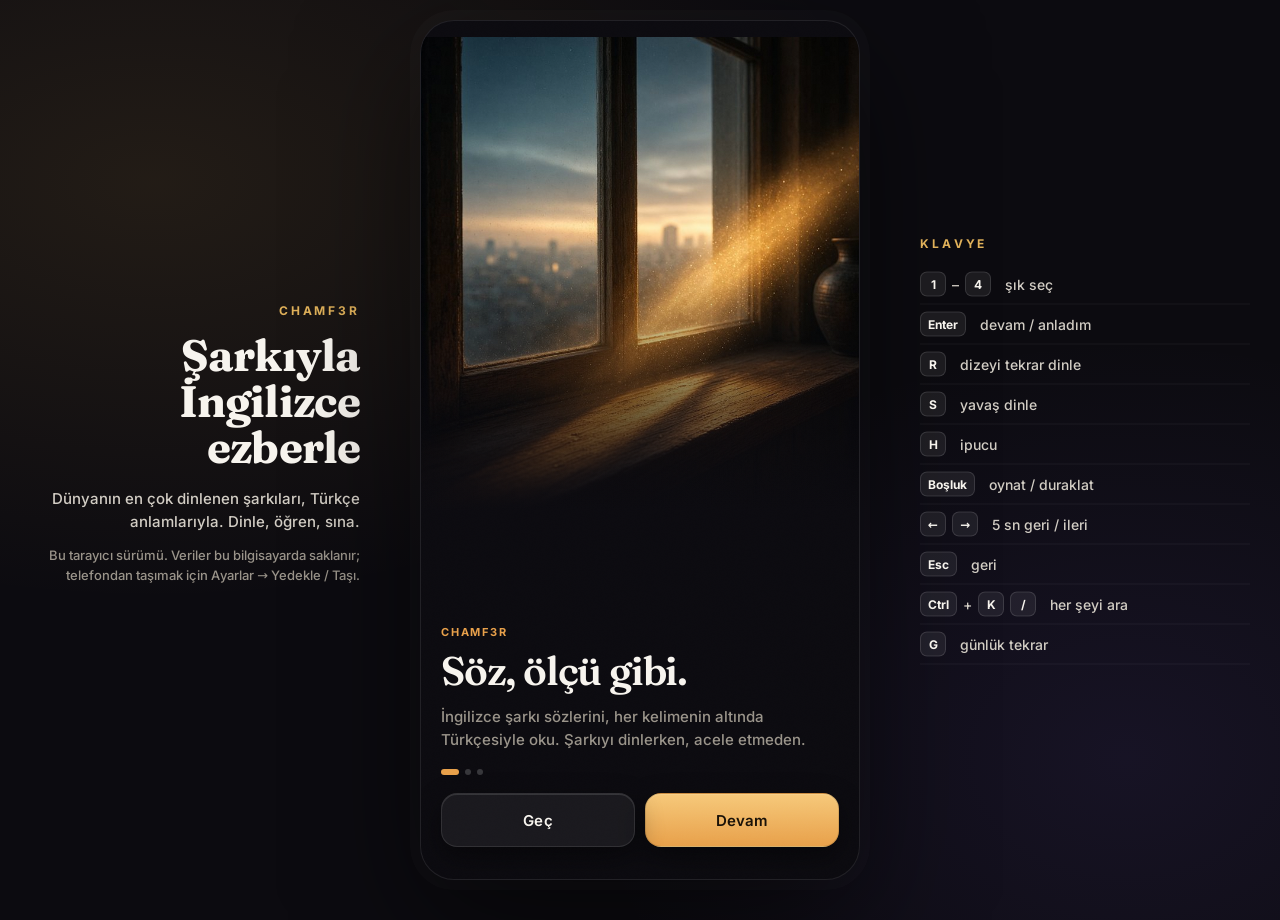
<file: index.html>
<!doctype html>
<html lang="tr">
  <head>
    <meta charset="UTF-8" />
    <meta name="viewport" content="width=device-width, initial-scale=1, viewport-fit=cover" />
    <meta name="theme-color" content="#0A0A0C" />
    <meta name="color-scheme" content="dark light" />
    <meta name="referrer" content="strict-origin-when-cross-origin" />
    <meta name="description" content="İngilizce şarkı sözlerini, kelime anlamlarıyla ve ölçü gibi çalışan alıştırmalarla ezberle." />
    <meta name="apple-mobile-web-app-capable" content="yes" />
    <meta name="apple-mobile-web-app-title" content="Chamf3r" />
    <title>Chamf3r</title>
    <link rel="manifest" href="./manifest.json" />
    <link rel="icon" type="image/png" sizes="32x32" href="./icons/icon-192.png" />
    <link rel="apple-touch-icon" href="./icons/icon-192.png" />
    <script type="module" crossorigin src="./assets/index-D8wVX2ME.js"></script>
    <link rel="stylesheet" crossorigin href="./assets/style-i10h7Gen.css">
  </head>
  <body>
    <aside class="desk-aside desk-left">
      <div class="desk-brand">CHAMF3R</div>
      <h2 class="desk-title">Şarkıyla<br />İngilizce ezberle</h2>
      <p class="desk-p">Dünyanın en çok dinlenen şarkıları, Türkçe anlamlarıyla. Dinle, öğren, sına.</p>
      <p class="desk-p desk-dim">Bu tarayıcı sürümü. Veriler bu bilgisayarda saklanır; telefondan taşımak için Ayarlar → Yedekle / Taşı.</p>
      <div id="desk-live"></div>
    </aside>
    <div id="app"></div>
    <aside class="desk-aside desk-right" aria-hidden="true">
      <div class="desk-brand">KLAVYE</div>
      <ul class="desk-keys">
        <li><kbd>1</kbd>–<kbd>4</kbd><span>şık seç</span></li>
        <li><kbd>Enter</kbd><span>devam / anladım</span></li>
        <li><kbd>R</kbd><span>dizeyi tekrar dinle</span></li>
        <li><kbd>S</kbd><span>yavaş dinle</span></li>
        <li><kbd>H</kbd><span>ipucu</span></li>
        <li><kbd>Boşluk</kbd><span>oynat / duraklat</span></li>
        <li><kbd>←</kbd><kbd>→</kbd><span>5 sn geri / ileri</span></li>
        <li><kbd>Esc</kbd><span>geri</span></li>
        <li><kbd>Ctrl</kbd>+<kbd>K</kbd> <kbd>/</kbd><span>her şeyi ara</span></li>
        <li><kbd>G</kbd><span>günlük tekrar</span></li>
      </ul>
    </aside>
  </body>
</html>
</file>
<file: assets/style-i10h7Gen.css>
.ac-top{margin-bottom:6px}.ac-weeknav{display:flex;gap:6px}.ac-weeknav .ico-btn:disabled{opacity:.35}.ac-hero,.ac-hub-hero,.ac-report-hero{position:relative;margin:6px 0 16px;padding:22px 20px;border-radius:26px;border:1px solid var(--line);overflow:hidden;background:radial-gradient(140% 120% at 100% 0%,color-mix(in srgb,var(--tone, var(--accent)) 26%,transparent),transparent 60%),radial-gradient(120% 100% at 0% 100%,var(--violet-dim),transparent 60%),var(--bg-elev);box-shadow:var(--press)}.ac-hero .display,.ac-hub-hero .display,.ac-report-hero .display{font-size:32px;margin-top:8px}.ac-hub-hero .display em{font-style:italic;color:var(--accent-hi)}.ac-hero .kicker,.ac-hub-hero .kicker{color:var(--tone, var(--accent))}.ac-hero-ico{position:absolute;right:18px;top:18px;width:44px;height:44px;border-radius:14px;display:flex;align-items:center;justify-content:center;color:var(--tone, var(--accent));background:color-mix(in srgb,var(--tone, var(--accent)) 16%,transparent)}.ac-hero-ico.big{width:54px;height:54px;border-radius:18px}.ac-hero-ico svg{width:26px;height:26px}.ac-hub-hero{--tone: var(--accent)}.ac-hub-flowers{display:flex;gap:2px;margin-top:10px;height:44px;align-items:flex-end}.ac-meter{height:6px;border-radius:99px;background:var(--line);margin-top:16px;overflow:hidden}.ac-meter i{display:block;height:100%;background:linear-gradient(90deg,var(--tone),var(--accent-hi));border-radius:99px;transition:width .4s}.ac-week-card{display:grid;grid-template-columns:auto 1fr;grid-template-rows:auto auto;gap:8px 12px;width:100%;text-align:left;padding:14px 16px;border-radius:20px;border:1px solid var(--line);background:var(--glass-2);margin-bottom:14px}.ac-week-card small{display:block;font-size:11.5px;color:var(--muted);text-transform:uppercase;letter-spacing:.12em;font-weight:700}.ac-week-card b{font-size:26px}.ac-week-card .ac-delta{justify-self:end;align-self:center}.ac-week-dots{grid-column:1 / -1;display:grid;grid-template-columns:repeat(7,1fr);gap:6px}.ac-week-dots i{height:8px;border-radius:99px;background:var(--line)}.ac-week-dots i.on{background:color-mix(in srgb,var(--accent) calc(40% + var(--h) * 60%),var(--line))}.ac-tiles{display:flex;flex-direction:column;gap:10px}.ac-tile,.ac-home-card{display:flex;align-items:center;gap:12px;width:100%;text-align:left;padding:14px;border-radius:20px;border:1px solid var(--line);color:var(--text);background:radial-gradient(120% 140% at 0% 0%,color-mix(in srgb,var(--tone) 16%,transparent),transparent 55%),var(--bg-elev);box-shadow:var(--press);transition:transform .16s}.ac-tile:active,.ac-home-card:active{transform:scale(.98)}.ac-tile>svg:last-child,.ac-home-card>svg:last-child{width:18px;height:18px;color:var(--muted);flex:none}.ac-tile-ico{width:44px;height:44px;flex:none;border-radius:14px;display:flex;align-items:center;justify-content:center;color:var(--tone);background:color-mix(in srgb,var(--tone) 18%,transparent)}.ac-tile-ico svg{width:22px;height:22px}.ac-tile-mid{flex:1;min-width:0;display:flex;flex-direction:column}.ac-tile-mid b{font-size:15.5px}.ac-tile-mid small{font-size:12.5px;color:var(--muted);margin-top:3px;line-height:1.35}.ac-tile-tag{flex:none;font-size:11.5px;font-weight:700;padding:4px 9px;border-radius:99px;color:var(--tone);background:color-mix(in srgb,var(--tone) 14%,transparent)}.ac-home-card{--tone: var(--accent);margin:12px 0;background:radial-gradient(120% 160% at 100% 0%,var(--violet-dim),transparent 60%),radial-gradient(120% 140% at 0% 0%,var(--accent-dim),transparent 55%),var(--bg-elev)}.ac-home-card .kicker{font-size:10px;margin-bottom:2px}.ac-course{display:flex;flex-direction:column;gap:10px}.ac-unit{display:flex;align-items:center;gap:12px;padding:14px;border-radius:20px;text-align:left;color:var(--text);border:1px solid var(--line);background:var(--bg-elev);box-shadow:var(--press);transition:transform .16s}.ac-unit:active{transform:scale(.98)}.ac-unit-n{width:42px;height:42px;flex:none;border-radius:13px;display:flex;align-items:center;justify-content:center;font-size:17px;color:var(--tone);background:color-mix(in srgb,var(--tone) 15%,transparent)}.ac-unit.done .ac-unit-n{background:var(--tone);color:#15120c}.ac-unit-n svg{width:20px;height:20px}.ac-unit-mid{flex:1;min-width:0;display:flex;flex-direction:column}.ac-unit-mid b{font-size:15.5px}.ac-unit-mid small{font-size:12.5px;color:var(--muted);margin-top:2px}.ac-unit-ex{font-family:var(--font-display);font-style:italic;font-size:13.5px;color:var(--text-dim);margin-top:6px;white-space:nowrap;overflow:hidden;text-overflow:ellipsis}.ac-unit-side{display:flex;flex-direction:column;align-items:flex-end;gap:6px;flex:none}.ac-lvl{font-size:11px;font-weight:800;letter-spacing:.06em;padding:3px 7px;border-radius:7px;border:1px solid var(--line-strong);color:var(--text-dim)}.ac-pct{font-size:13px;font-weight:700;color:var(--tone)}.ac-new{font-size:11.5px;font-weight:700;color:var(--accent)}.ac-missing{display:flex;flex-wrap:wrap;gap:6px}.ac-missing span{padding:6px 11px;border-radius:99px;border:1px dashed var(--line-strong);color:var(--muted);font-size:13px}.ac-rule{position:relative;padding:22px 18px 18px;border-radius:24px;border:1px solid var(--line);background:radial-gradient(120% 90% at 100% 0%,color-mix(in srgb,var(--tone) 22%,transparent),transparent 60%),var(--bg-elev);box-shadow:var(--press)}.ac-rule-ico{position:absolute;right:16px;top:16px;width:42px;height:42px;border-radius:13px;display:flex;align-items:center;justify-content:center;color:var(--tone);background:color-mix(in srgb,var(--tone) 16%,transparent)}.ac-rule .kicker{color:var(--tone)}.ac-rule .display{font-size:30px;margin:6px 0 10px}.ac-when{font-size:15px;line-height:1.55;color:var(--text-dim)}.ac-formula{display:flex;flex-wrap:wrap;gap:6px;margin:14px 0 10px}.ac-formula span{padding:8px 12px;border-radius:12px;font-weight:700;font-size:14px;color:var(--tone);background:color-mix(in srgb,var(--tone) 13%,transparent);border:1px solid color-mix(in srgb,var(--tone) 30%,transparent)}.ac-neg{display:flex;align-items:baseline;gap:10px;font-size:14px;margin-bottom:12px}.ac-neg small{color:var(--muted);text-transform:uppercase;letter-spacing:.12em;font-size:10.5px;font-weight:700}.ac-exbox{padding:12px 14px;border-radius:16px;background:var(--glass-2);border-left:3px solid var(--tone);margin-bottom:10px}.ac-exbox b{display:block;font-family:var(--font-display);font-size:18px;font-weight:600}.ac-exbox small{display:block;color:var(--muted);margin-top:4px;font-size:13px}.ac-tip{margin-bottom:16px}.ac-examples{display:flex;flex-direction:column;gap:10px}.ac-exline{position:relative;padding:12px 14px;border-radius:18px;border:1px solid var(--line);background:var(--bg-elev)}.ac-exline-top{display:flex;align-items:center;gap:6px;flex-wrap:wrap;color:var(--muted);font-size:12px}.ac-exline-top .rv-art{width:22px;height:22px;flex-basis:22px;margin:0;border-radius:6px}.ac-exline-top em{font-style:normal;font-weight:700;font-size:11.5px;color:var(--tone);padding:2px 8px;border-radius:99px;background:color-mix(in srgb,var(--tone) 12%,transparent)}.ac-en{font-family:var(--font-display);font-size:19px;line-height:1.4;margin-top:8px;padding-right:64px}.ac-en.small{font-size:16px;padding-right:0}.ac-en mark,.ac-cloze mark{background:color-mix(in srgb,var(--tone) 24%,transparent);color:var(--text);border-radius:6px;padding:0 3px;box-shadow:inset 0 -2px 0 var(--tone)}.ac-tr{color:var(--muted);font-size:13.5px;margin-top:4px;line-height:1.45}.ac-exline .ac-hear{position:absolute;right:10px;bottom:10px}.ac-hear{display:inline-flex;align-items:center;gap:4px;padding:7px 11px;border-radius:99px;font-size:12.5px;font-weight:700;color:var(--tone, var(--accent));background:color-mix(in srgb,var(--tone, var(--accent)) 14%,transparent)}.ac-hear svg{width:15px;height:15px}.ac-hear.busy{opacity:.7}.ac-hear.big{width:96px;height:96px;border-radius:30px;justify-content:center;flex-direction:column;gap:6px;color:#13100a;background:linear-gradient(160deg,color-mix(in srgb,var(--tone) 70%,white),var(--tone));box-shadow:0 16px 40px color-mix(in srgb,var(--tone) 40%,transparent),var(--press)}.ac-hear.big svg{width:30px;height:30px}.ac-wave{display:flex;gap:3px;height:12px;align-items:flex-end}.ac-wave b{width:3px;height:30%;border-radius:3px;background:currentColor;opacity:.7}.ac-hear.big.busy .ac-wave b{animation:acwave .7s ease-in-out infinite}.ac-wave b:nth-child(2){animation-delay:90ms!important}.ac-wave b:nth-child(3){animation-delay:.18s!important}.ac-wave b:nth-child(4){animation-delay:.27s!important}.ac-wave b:nth-child(5){animation-delay:.36s!important}@keyframes acwave{0%,to{height:25%}50%{height:100%}}.ac-ex .kicker{color:var(--tone);margin:8px 0 10px}.ac-cloze{font-size:24px;line-height:1.45;margin:4px 0 10px}.ac-blank{display:inline-block;min-width:72px;padding:0 8px;margin:0 2px;border-radius:10px;border-bottom:3px solid var(--tone);background:color-mix(in srgb,var(--tone) 12%,transparent);text-align:center}.ac-blank.ok{color:var(--ok);border-color:var(--ok);background:var(--ok-dim)}.ac-blank.bad{color:var(--bad);border-color:var(--bad);background:var(--bad-dim)}.ac-src{display:flex;align-items:center;justify-content:space-between;color:var(--muted);margin-bottom:14px}.ac-feedback{margin-top:14px;padding:14px;border-radius:18px;border:1px solid var(--line);background:var(--bg-elev);animation:acrise .26s cubic-bezier(.22,1,.36,1)}.ac-feedback.ok{border-color:color-mix(in srgb,var(--ok) 40%,transparent);background:linear-gradient(180deg,var(--ok-dim),transparent 70%),var(--bg-elev)}.ac-feedback.bad{border-color:color-mix(in srgb,var(--bad) 40%,transparent);background:linear-gradient(180deg,var(--bad-dim),transparent 70%),var(--bg-elev)}.ac-fb-head{display:flex;align-items:center;gap:8px}.ac-feedback.ok .ac-fb-head{color:var(--ok)}.ac-feedback.bad .ac-fb-head{color:var(--bad)}.ac-fb-head svg{width:18px;height:18px}.ac-feedback .btn{margin-top:12px}@keyframes acrise{0%{opacity:0;transform:translateY(8px)}to{opacity:1;transform:none}}.ac-res-hero{text-align:center;padding:24px 16px 18px;border-radius:26px;border:1px solid var(--line);background:radial-gradient(100% 80% at 50% 0%,color-mix(in srgb,var(--tone) 24%,transparent),transparent 70%),var(--bg-elev)}.ac-res-hero .kicker{color:var(--tone)}.ac-res-ring{--p: 0;width:132px;height:132px;margin:16px auto 10px;border-radius:50%;display:flex;align-items:center;justify-content:center;background:radial-gradient(closest-side,var(--bg-elev) 80%,transparent 81%),conic-gradient(var(--tone) calc(var(--p) * 1%),var(--line) 0)}.ac-res-ring b{font-size:44px}.ac-res-ring small{color:var(--muted);margin-left:2px}.ac-res-hero h2{font-size:24px}.ac-best{color:var(--accent);font-weight:700}.ac-recap{margin-top:14px}.ac-missed{margin-top:14px;display:flex;flex-direction:column;gap:8px}.ac-kinds{display:flex;flex-wrap:wrap;gap:6px}.ac-kind{padding:6px 11px;border-radius:99px;font-size:12.5px;font-weight:600;background:var(--glass-2);border:1px solid var(--line);color:var(--text-dim)}.ac-ear{display:flex;align-items:center;gap:16px;margin:6px 0 12px}.ac-ear-side{display:flex;flex-direction:column;gap:10px;align-items:flex-start}.ac-hidden-line{padding:14px;border-radius:16px;border:1px dashed var(--line-strong);color:var(--muted);font-size:13px;text-align:center;letter-spacing:.02em}.ac-hidden-line.shown{border-style:solid;color:var(--text);font-family:var(--font-display);font-size:19px;text-align:left;background:var(--glass-2);animation:acrise .26s}.ac-statement{font-size:20px;line-height:1.4;padding:14px 16px;border-radius:18px;background:color-mix(in srgb,var(--tone) 10%,transparent);border-left:3px solid var(--tone);margin:4px 0 14px}.ac-garden-hero{position:relative;height:220px;border-radius:26px;overflow:hidden;border:1px solid var(--line);margin:6px 0 14px;background:linear-gradient(180deg,#1b2a4a,#3c3a6b 45%,#c9826a 92%)}[data-theme=light] .ac-garden-hero{background:linear-gradient(180deg,#9cd2ff,#cfe8ff 55%,#ffe1b8 95%)}.ac-sky .sun{position:absolute;right:34px;top:26px;width:46px;height:46px;border-radius:50%;background:radial-gradient(circle,#ffe7a6,#f5b35a 70%);box-shadow:0 0 60px #f8c46a}.ac-sky .c1,.ac-sky .c2{position:absolute;height:14px;border-radius:99px;background:#ffffff38;animation:accloud 26s linear infinite}.ac-sky .c1{width:90px;top:34px;left:-100px}.ac-sky .c2{width:60px;top:70px;left:-70px;animation-duration:38s;animation-delay:-12s}@keyframes accloud{to{transform:translate(520px)}}.ac-soil{position:absolute;left:0;right:0;bottom:0;height:40px;background:linear-gradient(180deg,#3b2a1c,#241811)}.ac-show{position:absolute;left:0;right:0;bottom:22px;display:flex;justify-content:center;align-items:flex-end;gap:0;z-index:2;padding:0 8px}.ac-show-p{display:flex;flex-direction:column;align-items:center;min-width:0;flex:0 1 60px}.ac-show-p span{font-size:10.5px;color:#f6efe2;font-weight:600;margin-top:-4px;text-shadow:0 1px 2px rgba(0,0,0,.6);max-width:60px;overflow:hidden;text-overflow:ellipsis;white-space:nowrap}.ac-show-empty{display:flex;flex-direction:column;align-items:center;text-align:center;color:#f6efe2;padding:0 30px 18px}.ac-show-empty svg{width:34px;height:34px}.ac-show-empty small{opacity:.8;margin-top:4px;font-size:12.5px}.ac-plant{display:block;overflow:visible}.ac-sway{transform-box:view-box;transform-origin:32px 74px;animation:acsway 5.5s ease-in-out infinite;animation-delay:calc(var(--d) * -1)}.ac-plant.wilt{filter:saturate(.35) brightness(.85)}.ac-plant.wilt .ac-sway{animation:none}@keyframes acsway{0%,to{rotate:-2deg}50%{rotate:2.5deg}}.ac-gstats{display:grid;grid-template-columns:repeat(3,1fr);gap:8px}.ac-gstats div{padding:12px;border-radius:16px;background:var(--bg-elev);border:1px solid var(--line);text-align:center}.ac-gstats b{display:block;font-size:26px}.ac-gstats span{font-size:12px;color:var(--muted)}.ac-gstats .warn b{color:var(--bad)}.ac-stages{display:grid;grid-template-columns:repeat(5,1fr);gap:6px;margin:12px 0}.ac-stage{display:flex;flex-direction:column;align-items:center;padding:8px 2px;border-radius:14px;background:var(--glass-2)}.ac-stage b{font-size:14px}.ac-stage small{font-size:10.5px;color:var(--muted)}.ac-water{display:flex;align-items:center;gap:12px;width:100%;text-align:left;padding:14px;border-radius:20px;margin-bottom:12px;color:var(--text);border:1px solid color-mix(in srgb,#6FB7FF 40%,transparent);background:linear-gradient(120deg,rgba(111,183,255,.18),transparent 70%),var(--bg-elev)}.ac-water-ico{width:40px;height:40px;flex:none;border-radius:13px;display:flex;align-items:center;justify-content:center;color:#6fb7ff;background:#6fb7ff29}.ac-water b{display:block}.ac-water small{color:var(--muted);font-size:12.5px}.ac-gfilter{margin:4px 0 12px;max-width:100%;overflow-x:auto}.ac-bed{margin-bottom:14px;padding:12px;border-radius:22px;border:1px solid var(--line);background:linear-gradient(180deg,var(--bg-elev),color-mix(in srgb,#3b2a1c 30%,var(--bg-elev)))}.ac-bed-head{display:flex;align-items:center;gap:8px;margin-bottom:6px}.ac-bed-head .rv-art{width:26px;height:26px;flex-basis:26px;margin:0;border-radius:7px}.ac-bed-head b{flex:1;font-size:14px;min-width:0;white-space:nowrap;overflow:hidden;text-overflow:ellipsis}.ac-bed-head small{color:var(--muted)}.ac-bed-grid{display:grid;grid-template-columns:repeat(auto-fill,minmax(70px,1fr));gap:4px}.ac-pl{display:flex;flex-direction:column;align-items:center;padding:4px 2px 8px;border-radius:14px;min-width:0;transition:background .16s}.ac-pl:active{background:var(--glass-2)}.ac-pl b{font-size:12.5px;max-width:100%;overflow:hidden;text-overflow:ellipsis;white-space:nowrap;margin-top:-2px}.ac-pl small{font-size:10.5px;color:var(--muted)}.ac-pl.wilt small{color:var(--bad)}.ac-songpick{display:flex;gap:6px;overflow-x:auto;padding-bottom:4px;margin-bottom:10px;scrollbar-width:none}.ac-songpick button{display:inline-flex;align-items:center;gap:6px;flex:none;padding:5px 12px 5px 5px;border-radius:99px;border:1px solid var(--line);background:var(--glass-2);font-size:13px;font-weight:600;color:var(--text-dim)}.ac-songpick button.on{border-color:var(--accent);color:var(--text);background:var(--accent-dim)}.ac-songpick .rv-art{width:26px;height:26px;flex-basis:26px;margin:0;border-radius:99px}.ac-story-hero{display:flex;gap:16px;align-items:center;margin:8px 0 16px}.ac-story-art{width:112px;height:112px;flex:none;border-radius:22px;overflow:hidden;box-shadow:var(--shadow)}.ac-story-hero .display{font-size:28px;margin-top:4px}.ac-mood{display:flex;flex-wrap:wrap;gap:5px;margin-top:10px}.ac-mood span{padding:4px 9px;border-radius:99px;font-size:11.5px;font-weight:600;background:var(--glass-2);border:1px solid var(--line);color:var(--text-dim)}.ac-mood .m-bright{color:var(--accent);border-color:var(--accent-dim)}.ac-mood .m-dark{color:var(--violet);border-color:var(--violet-dim)}.ac-ai,.ac-keycta{--tone: var(--violet);width:100%;text-align:left;padding:16px;border-radius:22px;border:1px solid color-mix(in srgb,var(--violet) 35%,transparent);color:var(--text);background:radial-gradient(120% 100% at 100% 0%,var(--violet-dim),transparent 65%),var(--bg-elev);box-shadow:var(--press);margin-bottom:14px}.ac-keycta{display:flex;gap:12px;align-items:center}.ac-keycta b{display:block}.ac-keycta small{color:var(--muted);font-size:12.5px;line-height:1.4;display:block;margin-top:2px}.ac-ai-head{display:flex;align-items:center;gap:8px;margin-bottom:8px}.ac-ai-head small{margin-left:auto;color:var(--muted)}.ac-ai-ico{width:36px;height:36px;flex:none;border-radius:12px;display:flex;align-items:center;justify-content:center;color:var(--violet);background:var(--violet-dim)}.ac-ai-ico svg{width:18px;height:18px}.ac-ai.busy .ac-ai-ico{animation:pulse 1.1s ease-in-out infinite}.ac-ai .btn{margin-top:12px}.ac-err{color:var(--bad);font-size:13px;margin-top:8px}.ac-md h3{font-size:19px;margin:14px 0 6px;color:var(--text)}.ac-md h3:first-child{margin-top:2px}.ac-md p{font-size:14.5px;line-height:1.6;color:var(--text-dim);margin:6px 0}.ac-md p.li{padding-left:16px;position:relative}.ac-md p.li:before{content:"";position:absolute;left:2px;top:.7em;width:6px;height:6px;border-radius:2px;transform:rotate(45deg);background:var(--violet)}.ac-md q{font-family:var(--font-display);font-style:italic;color:var(--text)}.ac-md q:before{content:"“"}.ac-md q:after{content:"”"}.ac-summary p{font-size:15px;line-height:1.6;color:var(--text-dim);margin:6px 0}.ac-quote{margin:12px 0;padding:16px;border-radius:20px;background:linear-gradient(135deg,var(--accent-dim),transparent 70%),var(--bg-elev);border:1px solid var(--line)}.ac-quote small{font-size:10.5px;text-transform:uppercase;letter-spacing:.14em;color:var(--accent);font-weight:700}.ac-quote div{margin-top:8px}.ac-quote b{display:block;font-size:19px;line-height:1.35}.ac-quote span{display:block;color:var(--muted);font-size:13px;margin-top:2px}.ac-themes{display:grid;grid-template-columns:1fr;gap:8px}.ac-theme{padding:12px 14px;border-radius:16px;background:var(--glass-2);border:1px solid var(--line)}.ac-theme b{text-transform:capitalize}.ac-theme small{display:block;color:var(--muted);font-size:12.5px;margin-top:2px}.ac-chips{display:flex;flex-wrap:wrap;gap:6px}.ac-chips span{padding:6px 11px;border-radius:99px;background:var(--glass-2);border:1px solid var(--line);font-size:13px;color:var(--text-dim)}.ac-gline{padding:10px 0;border-bottom:1px solid var(--line)}.ac-gline small{color:var(--muted);margin-left:8px}.ac-gline p{font-family:var(--font-display);font-style:italic;color:var(--text-dim);margin-top:4px}.ac-report-hero{--tone: #F08BA6}.ac-report-hero .kicker{color:var(--tone)}.ac-kpis{display:grid;grid-template-columns:1fr 1fr;gap:10px}.ac-kpi{padding:14px;border-radius:20px;border:1px solid var(--line);background:var(--bg-elev);box-shadow:var(--press);display:flex;flex-direction:column}.ac-kpi small{font-size:11px;text-transform:uppercase;letter-spacing:.12em;color:var(--muted);font-weight:700}.ac-kpi b{font-size:32px;margin:4px 0 2px}.ac-delta{display:inline-flex;align-items:center;gap:3px;font-size:12.5px;font-weight:700;flex-wrap:wrap}.ac-delta svg{width:13px;height:13px}.ac-delta em{font-style:normal;font-weight:500;color:var(--muted);margin-left:4px}.ac-delta.up{color:var(--ok)}.ac-delta.down{color:var(--bad)}.ac-delta.flat{color:var(--muted)}.ac-legend{display:inline-flex;align-items:center;gap:4px;text-transform:none;letter-spacing:0;font-weight:500}.ac-legend i{width:8px;height:8px;border-radius:3px;display:inline-block;margin-left:6px}.ac-legend i.cur,.ac-bar i.cur{background:linear-gradient(180deg,var(--accent-hi),var(--accent))}.ac-legend i.prev,.ac-bar i.prev{background:var(--line-strong)}.ac-bars{display:grid;grid-template-columns:repeat(7,1fr);gap:8px;height:172px;padding:26px 12px 10px;border-radius:20px;border:1px solid var(--line);background:var(--bg-elev)}.ac-bar{display:flex;flex-direction:column;align-items:center;min-width:0}.ac-bar-col{position:relative;flex:1;width:100%;display:flex;align-items:flex-end;justify-content:center;gap:3px}.ac-bar i{display:block;width:38%;min-height:3px;border-radius:6px 6px 3px 3px;transition:height .5s cubic-bezier(.22,1,.36,1)}.ac-bar em{position:absolute;top:-16px;left:0;right:0;text-align:center;font-style:normal;font-size:10.5px;color:var(--muted)}.ac-bar small{font-size:11px;color:var(--muted);margin-top:6px}.ac-mini{display:grid;grid-template-columns:repeat(4,1fr);gap:6px;margin:12px 0 4px}.ac-mini div{padding:10px 4px;border-radius:14px;background:var(--glass-2);text-align:center}.ac-mini b{display:block;font-size:16px}.ac-mini small{font-size:10.5px;color:var(--muted)}.ac-insights{display:flex;flex-direction:column;gap:8px}.ac-ins{display:flex;align-items:center;gap:12px;padding:12px 14px;border-radius:18px;border:1px solid var(--line);background:var(--bg-elev)}.ac-ins p{flex:1;font-size:14px;line-height:1.45;color:var(--text-dim)}.ac-ins-ico{width:32px;height:32px;flex:none;border-radius:10px;display:flex;align-items:center;justify-content:center}.ac-ins-ico svg{width:16px;height:16px}.ac-ins.good .ac-ins-ico{color:var(--ok);background:var(--ok-dim)}.ac-ins.warn .ac-ins-ico{color:var(--bad);background:var(--bad-dim)}.ac-ins.info .ac-ins-ico{color:var(--accent);background:var(--accent-dim)}.ac-ins.calm .ac-ins-ico{color:var(--violet);background:var(--violet-dim)}.ac-ins-go{flex:none;padding:7px 12px;border-radius:99px;font-size:12.5px;font-weight:700;background:var(--accent);color:#1a1208}.ac-topsongs{display:flex;flex-direction:column}.ac-topsong{display:flex;align-items:center;padding:8px 0;border-bottom:1px solid var(--line)}.ac-topsong .n{width:26px;font-size:18px;color:var(--accent)}.ac-topsong .mid{flex:1;min-width:0;display:flex;flex-direction:column}.ac-topsong .mid b{font-size:14px;white-space:nowrap;overflow:hidden;text-overflow:ellipsis}.ac-topsong .mid small{color:var(--muted);font-size:12px}.ac-topsong em{font-style:normal;font-weight:700;color:var(--text-dim)}@media(min-width:900px){.ac-tiles{display:grid;grid-template-columns:1fr 1fr}.ac-kpis{grid-template-columns:repeat(4,1fr)}.ac-themes{grid-template-columns:1fr 1fr}.ac-garden-hero{height:260px}}.ac-root{display:contents}.ac-checks,.ac-notebook,.ac-units,.ac-reqs,.ac-soundgrid,.ac-tiles,.ac-levels-strip{list-style:none;padding:0;margin-left:0}.sr-only{position:absolute!important;width:1px;height:1px;padding:0;margin:-1px;overflow:hidden;clip:rect(0 0 0 0);white-space:nowrap;border:0}.ac-kbd{text-align:center;margin:18px 0 4px}.ac-kbd kbd{display:inline-block;min-width:22px;padding:1px 6px;margin:0 2px;border-radius:6px;border:1px solid var(--line-strong);background:var(--glass-2);font:600 11.5px var(--font-ui);color:var(--text-dim)}@media(pointer:coarse){.ac-kbd{display:none}}.ac-path-card{display:flex;align-items:center;gap:14px;width:100%;text-align:left;padding:16px;margin-bottom:12px;border-radius:22px;border:1px solid color-mix(in srgb,var(--tone) 40%,var(--line));color:var(--text);background:radial-gradient(120% 140% at 100% 0%,color-mix(in srgb,var(--tone) 24%,transparent),transparent 60%),var(--bg-elev);box-shadow:var(--press);transition:transform .16s}.ac-path-card:active{transform:scale(.985)}.ac-path-card .kicker{color:var(--tone)}.ac-path-card .ac-meter{margin-top:10px}.ac-path-card>svg:last-child{width:18px;height:18px;color:var(--muted);flex:none}.ac-path-badge,.ac-level-badge{width:54px;height:54px;flex:none;border-radius:18px;display:flex;align-items:center;justify-content:center;font-size:22px;font-weight:700;color:#15120c;background:linear-gradient(135deg,var(--tone),color-mix(in srgb,var(--tone) 60%,#fff));box-shadow:0 6px 18px color-mix(in srgb,var(--tone) 30%,transparent)}.ac-ipa-ico{font-size:26px;font-weight:700}.ac-soundgrid{display:grid;grid-template-columns:1fr 1fr;gap:10px}.ac-sound{position:relative;display:flex;flex-direction:column;align-items:flex-start;gap:4px;width:100%;height:100%;text-align:left;padding:14px;border-radius:20px;border:1px solid var(--line);color:var(--text);background:radial-gradient(120% 120% at 100% 0%,color-mix(in srgb,var(--tone) 18%,transparent),transparent 60%),var(--bg-elev);box-shadow:var(--press);transition:transform .16s}.ac-sound:active{transform:scale(.98)}.ac-sound.done{border-color:color-mix(in srgb,var(--tone) 45%,var(--line))}.ac-sound .ac-ipa{font-size:28px;line-height:1;color:var(--tone);font-weight:600;margin-bottom:6px}.ac-sound b{font-size:14.5px}.ac-sound small{font-size:12px;color:var(--muted);line-height:1.35}.ac-sound-foot{display:flex;align-items:center;justify-content:space-between;width:100%;margin-top:auto;padding-top:8px}.ac-lvl,.ac-new{font-size:11px;font-weight:700;padding:2px 8px;border-radius:99px;background:var(--glass-2);color:var(--text-dim)}.ac-new{color:var(--tone);background:color-mix(in srgb,var(--tone) 14%,transparent)}.ac-bigipa{font-size:54px;line-height:1.05;color:var(--tone);font-weight:600;margin-bottom:4px}.ac-mouth{margin-top:12px;padding:10px 12px;border-radius:14px;background:var(--glass-2);border-left:3px solid var(--tone)}.ac-mouth.warn{border-left-color:var(--bad)}.ac-mouth small{display:block;font-size:11px;font-weight:700;letter-spacing:.1em;text-transform:uppercase;color:var(--muted);margin-bottom:3px}.ac-mouth p{font-size:14px;line-height:1.45;color:var(--text-dim)}.ac-pairdemo,.ac-pairs{display:flex;flex-direction:column;gap:8px;margin:14px 0}.ac-pair{display:flex;align-items:center;gap:8px;flex-wrap:wrap}.ac-pair>span{color:var(--muted)}.ac-pair.mine{padding:6px 8px;border-radius:14px;background:color-mix(in srgb,var(--tone) 10%,transparent)}.ac-pair small{font-size:11px;font-weight:700;color:var(--tone);margin-left:auto}.ac-sw{color:var(--tone)}.ac-ipa-s{font-style:normal;color:var(--muted);font-size:13px}.ac-opt-big{font-size:20px!important;font-weight:700;justify-content:center;min-height:64px}.ac-sayword{display:flex;flex-direction:column;align-items:center;gap:6px;padding:22px 16px;margin:12px 0;border-radius:22px;border:1px solid var(--line);background:radial-gradient(100% 100% at 50% 0%,color-mix(in srgb,var(--tone) 16%,transparent),transparent 70%),var(--bg-elev);text-align:center}.ac-sayword b{font-size:40px;line-height:1.1}.ac-sayword.line b{font-size:22px;line-height:1.35}.ac-sayword i{font-style:normal;color:var(--tone);font-size:16px}.ac-sayword small{color:var(--muted);font-size:12.5px}.ac-score-row{display:flex;align-items:center;justify-content:center;gap:10px;margin:10px 0;flex-wrap:wrap}.ac-model{padding:14px 16px;border-radius:20px;border:1px solid var(--line);border-left:3px solid var(--tone);background:var(--bg-elev);margin:12px 0 16px}.ac-model .ac-formula{margin-top:10px}.ac-label{display:block;font-size:12px;font-weight:700;letter-spacing:.1em;text-transform:uppercase;color:var(--muted);margin:14px 0 6px}.ac-textarea,.ac-input{width:100%;padding:12px 14px;border-radius:16px;border:1px solid var(--line-strong);background:var(--bg-elev);color:var(--text);font:500 17px/1.45 var(--font-ui);resize:vertical}.ac-textarea{font-family:var(--font-serif, Georgia, serif);min-height:92px}.ac-input{height:48px;padding:0 14px;margin-bottom:12px}.ac-textarea:focus,.ac-input:focus{outline:none;border-color:var(--accent);box-shadow:0 0 0 3px var(--accent-dim)}.ac-verse-meta{display:flex;justify-content:space-between;font-size:12px;color:var(--muted);margin:6px 2px 12px}.ac-wfb{margin-top:16px;padding:16px;border-radius:22px;border:1px solid var(--line);background:var(--bg-elev);box-shadow:var(--press)}.ac-wfb-head{display:flex;align-items:center;gap:14px;margin-bottom:12px}.ac-wfb-head b{display:block;font-size:16px}.ac-wfb-head small{color:var(--muted);font-size:12px}.ac-res-ring.sm{width:64px;height:64px;margin:0;flex:none}.ac-res-ring.sm b{font-size:22px}.ac-checks{display:flex;flex-direction:column;gap:8px}.ac-checks li{display:flex;gap:10px;align-items:flex-start;padding:10px 12px;border-radius:14px;background:var(--glass-2)}.ac-checks li>span{width:24px;height:24px;flex:none;border-radius:8px;display:flex;align-items:center;justify-content:center}.ac-checks li>span svg{width:14px;height:14px}.ac-checks li.ok>span{color:var(--ok);background:var(--ok-dim)}.ac-checks li.bad>span{color:var(--bad);background:var(--bad-dim)}.ac-checks li.bonus>span{color:var(--violet);background:var(--violet-dim)}.ac-checks b{display:block;font-size:13.5px}.ac-checks small{font-size:12.5px;color:var(--text-dim);line-height:1.4}.ac-issues{margin-top:8px}.ac-wfb .ac-ai{margin-top:12px}.ac-saved{margin-top:10px;text-align:center;color:var(--ok);font-weight:700;font-size:14px}.ac-notebook{display:flex;flex-direction:column;gap:8px;margin-top:8px}.ac-notebook li{padding:12px 14px;border-radius:16px;background:var(--bg-elev);border:1px solid var(--line)}.ac-notebook li p{font-family:var(--font-serif, Georgia, serif);font-size:16px;line-height:1.4}.ac-notebook li small{color:var(--muted);font-size:12px}.ac-path-hero{position:relative;margin:6px 0 16px;padding:20px;border-radius:26px;border:1px solid var(--line);background:radial-gradient(140% 120% at 100% 0%,var(--accent-dim),transparent 60%),radial-gradient(120% 100% at 0% 100%,var(--violet-dim),transparent 60%),var(--bg-elev);box-shadow:var(--press)}.ac-path-hero .display{font-size:32px;margin-top:8px}.ac-path-hero .kicker{color:var(--accent);margin-top:14px}.ac-levels-strip{display:grid;grid-template-columns:repeat(4,1fr);gap:8px}.ac-lv{display:flex;flex-direction:column;gap:6px;padding:8px 10px;border-radius:14px;background:var(--glass-2);border:1px solid var(--line)}.ac-lv b{font-size:14px}.ac-lv.locked{opacity:.55}.ac-lv i{height:4px;border-radius:99px;background:linear-gradient(90deg,var(--tone) calc(var(--p) * 1%),var(--line) 0)}.ac-lv.done{border-color:var(--tone)}.ac-level{margin-bottom:16px;padding:16px;border-radius:24px;border:1px solid var(--line);background:radial-gradient(120% 80% at 100% 0%,color-mix(in srgb,var(--tone) 14%,transparent),transparent 60%),var(--bg-elev)}.ac-level.locked{opacity:.7}.ac-level.locked .ac-level-badge{filter:grayscale(.8)}.ac-level-head{display:flex;align-items:center;gap:12px;margin-bottom:12px}.ac-level-head>div{flex:1;min-width:0}.ac-level-head h2{font-size:21px}.ac-level-head small{color:var(--muted);font-size:12.5px}.ac-locked{display:inline-flex;align-items:center;gap:5px;font-size:12px;font-weight:700;color:var(--muted)}.ac-cert-btn{display:inline-flex;align-items:center;gap:6px;padding:8px 12px;border-radius:99px;font-weight:700;font-size:13px;color:#15120c;background:linear-gradient(90deg,#b8862f,#f3d48a)}.ac-cert-btn svg{width:16px;height:16px}.ac-fresh{padding:8px 12px;border-radius:12px;background:var(--ok-dim);color:var(--ok);font-weight:700;font-size:13.5px;margin-bottom:10px}.ac-units{position:relative;display:flex;flex-direction:column;gap:4px}.ac-u{position:relative;display:flex;gap:12px;padding:8px 0}.ac-u:not(:last-child):before{content:"";position:absolute;left:15px;top:40px;bottom:-6px;width:2px;background:var(--line)}.ac-u.done:not(:last-child):before{background:var(--tone)}.ac-u-node{position:relative;z-index:1;width:32px;height:32px;flex:none;border-radius:50%;display:flex;align-items:center;justify-content:center;font-weight:700;font-size:13px;border:2px solid var(--line-strong);background:var(--bg);color:var(--muted)}.ac-u-node svg{width:15px;height:15px}.ac-u.open .ac-u-node{border-color:var(--tone);color:var(--tone);box-shadow:0 0 0 4px color-mix(in srgb,var(--tone) 18%,transparent)}.ac-u.done .ac-u-node{border-color:var(--tone);background:var(--tone);color:#15120c}.ac-u-body{flex:1;min-width:0;padding-top:5px}.ac-u-body>b{font-size:15px}.ac-u.locked .ac-u-body>b{color:var(--muted)}.ac-reqs{display:flex;flex-direction:column;gap:8px;margin-top:8px}.ac-reqs li{display:grid;grid-template-columns:1fr auto;gap:4px 10px;align-items:center}.ac-req-label{font-size:13px;color:var(--text-dim)}.ac-reqs li.ok .ac-req-label{color:var(--ok)}.ac-req-bar{grid-column:1;height:5px;border-radius:99px;background:var(--line);overflow:hidden}.ac-req-bar i{display:block;height:100%;background:var(--tone);border-radius:99px;transition:width .4s}.ac-reqs li.ok .ac-req-bar i{background:var(--ok)}.ac-req-go{grid-column:2;grid-row:1 / span 2;display:inline-flex;align-items:center;gap:2px;padding:6px 10px;border-radius:99px;font-size:12.5px;font-weight:700;color:var(--tone);background:color-mix(in srgb,var(--tone) 14%,transparent)}.ac-req-go svg{width:14px;height:14px}.ac-cert-frame{margin:8px 0 16px;border-radius:22px;overflow:hidden;box-shadow:0 18px 50px #00000059}.ac-cert-svg{display:block;width:100%;height:auto}.ac-cert-units{display:flex;flex-wrap:wrap;gap:6px;margin-bottom:14px}.ac-cert-units span{display:inline-flex;align-items:center;gap:4px;font-size:12px;padding:4px 9px;border-radius:99px;background:var(--ok-dim);color:var(--ok);font-weight:600}.ac-cert-units svg{width:12px;height:12px}.ac-root :is(button,a,[tabindex],input,textarea,select):focus-visible{outline:2.5px solid var(--accent);outline-offset:3px;border-radius:14px}.ac-root .opt:focus-visible{outline-offset:2px}.ac-root [data-autofocus]:focus{outline:none}.ac-root [data-autofocus]:focus-visible{outline:2px dashed color-mix(in srgb,var(--accent) 60%,transparent);outline-offset:4px}[data-theme=light] .ac-path-badge,[data-theme=light] .ac-level-badge{color:#fff;background:linear-gradient(135deg,var(--tone),color-mix(in srgb,var(--tone) 70%,#000))}[data-theme=light] .ac-u.done .ac-u-node{color:#fff}[data-theme=light] .ac-cert-frame{box-shadow:0 14px 36px #3c280a2e}[data-theme=light] .ac-sound,[data-theme=light] .ac-tile,[data-theme=light] .ac-level,[data-theme=light] .ac-wfb{box-shadow:0 1px 2px #0000000d,0 6px 18px #3c280a0f}[data-theme=light] .ac-kbd kbd{background:#fff}[data-theme=light] .ac-opt-big{color:var(--text)}@media(min-width:900px){.ac-soundgrid{grid-template-columns:repeat(3,1fr)}.ac-certificate{max-width:760px;margin:0 auto}}@media(max-width:360px){.ac-soundgrid{grid-template-columns:1fr}.ac-levels-strip{grid-template-columns:1fr 1fr}}.ac-charlist{list-style:none;padding:0;display:flex;flex-direction:column;gap:10px;margin:4px 0 14px}.ac-char{display:flex;align-items:center;gap:12px;width:100%;text-align:left;padding:14px;border-radius:20px;border:1px solid var(--line);color:var(--text);background:radial-gradient(120% 140% at 0% 0%,color-mix(in srgb,var(--tone) 16%,transparent),transparent 55%),var(--bg-elev);box-shadow:var(--press)}.ac-char-av{width:46px;height:46px;flex:none;border-radius:16px;display:flex;align-items:center;justify-content:center;font-size:24px;background:color-mix(in srgb,var(--tone) 18%,transparent)}.ac-chat{display:flex;flex-direction:column}.ac-chat-bar{display:flex;align-items:center;justify-content:space-between;gap:8px;font-size:12.5px;color:var(--muted);margin:2px 0 8px}.ac-chat-bar span{min-width:0;overflow:hidden;text-overflow:ellipsis;white-space:nowrap}.ac-chat-bar button{flex:none;padding:5px 11px;border-radius:99px;border:1px solid var(--line);background:var(--glass-2);font-size:12px;font-weight:700;color:var(--text-dim)}.ac-chat-bar button.on{border-color:var(--tone);color:var(--text);background:color-mix(in srgb,var(--tone) 14%,transparent)}.ac-chat-log{display:flex;flex-direction:column;gap:10px;padding:4px 2px 10px;min-height:40dvh}.ac-chat-dock{position:sticky;bottom:0;z-index:2;padding:12px 0 calc(8px + env(safe-area-inset-bottom));background:linear-gradient(180deg,transparent,var(--bg) 22%)}.ac-msg{display:flex;gap:8px;align-items:flex-end;max-width:100%}.ac-msg.me{flex-direction:column;align-items:flex-end}.ac-msg-av{width:32px;height:32px;flex:none;border-radius:50%;display:flex;align-items:center;justify-content:center;font-size:17px;background:color-mix(in srgb,var(--tone) 18%,var(--bg-elev))}.ac-bubble{position:relative;max-width:min(82%,520px);padding:10px 14px;border-radius:18px;overflow-wrap:anywhere}.ac-msg.bot .ac-bubble{background:var(--bg-elev);border:1px solid var(--line);border-bottom-left-radius:6px;padding-right:40px}.ac-msg.me .ac-bubble{background:color-mix(in srgb,var(--tone) 22%,var(--bg-elev));border:1px solid color-mix(in srgb,var(--tone) 40%,transparent);border-bottom-right-radius:6px}.ac-bubble p{font-size:15.5px;line-height:1.45}.ac-bubble .ac-tr{font-size:13px;color:var(--muted);margin-top:4px}.ac-msg-play{position:absolute;right:6px;top:6px;width:28px;height:28px;border-radius:50%;display:flex;align-items:center;justify-content:center;color:var(--tone);background:color-mix(in srgb,var(--tone) 12%,transparent)}.ac-msg-play svg{width:15px;height:15px}.ac-msg-fix{max-width:min(86%,540px);padding:8px 12px;border-radius:14px;font-size:13px;line-height:1.4;background:var(--bad-dim);color:var(--text-dim);border-left:3px solid var(--bad)}.ac-msg-fix p.soft{color:var(--muted)}.ac-msg-fix.ai{display:flex;gap:6px;background:var(--violet-dim);border-left-color:var(--violet)}.ac-msg-fix.ai svg{width:14px;height:14px;flex:none;color:var(--violet);margin-top:3px}.ac-msg-fix.ai h3{font-size:13px}.ac-dots{display:inline-flex;gap:4px;padding:6px 0}.ac-dots i{width:6px;height:6px;border-radius:50%;background:var(--muted);animation:ac-dot 1s infinite ease-in-out}.ac-dots i:nth-child(2){animation-delay:.15s}.ac-dots i:nth-child(3){animation-delay:.3s}@keyframes ac-dot{0%,80%,to{opacity:.3;transform:translateY(0)}40%{opacity:1;transform:translateY(-3px)}}.ac-chat-input{display:flex;gap:8px;align-items:center;margin-top:8px}.ac-chat-input .ac-input{flex:1;min-width:0;margin:0}.ac-mic,.ac-send{width:48px;height:48px;flex:none;border-radius:50%;display:flex;align-items:center;justify-content:center}.ac-mic{color:var(--tone);background:color-mix(in srgb,var(--tone) 16%,transparent);border:1px solid color-mix(in srgb,var(--tone) 35%,transparent)}.ac-mic.on{color:#fff;background:var(--bad);border-color:var(--bad);animation:ac-pulse 1.2s infinite}@keyframes ac-pulse{0%{box-shadow:0 0 color-mix(in srgb,var(--bad) 50%,transparent)}to{box-shadow:0 0 0 14px transparent}}.ac-send{color:#1a1208;background:var(--accent)}.ac-send:disabled{opacity:.4}.ac-mic svg,.ac-send svg{width:20px;height:20px}.ac-chat-foot{display:flex;justify-content:space-between;align-items:center;margin-top:6px}.ac-chat-foot .btn{height:38px;padding:0 16px;font-size:13.5px}.ac-chip-sample{display:block;margin-top:8px;padding:6px 10px;border-radius:12px;font-size:13.5px;font-style:italic;text-align:left;color:var(--text);background:var(--glass-2);border:1px dashed var(--line-strong)}.ac-talk-sum{margin-top:14px;text-align:left}.ac-fix{padding:10px 12px;border-radius:14px;background:var(--glass-2);margin-bottom:8px}.ac-plan{margin:12px 0;padding:16px;border-radius:22px;border:1px solid var(--line);background:radial-gradient(120% 140% at 100% 0%,color-mix(in srgb,var(--ok) 16%,transparent),transparent 55%),var(--bg-elev);box-shadow:var(--press);--tone: var(--ok)}.ac-plan-head{display:flex;align-items:flex-start;justify-content:space-between;gap:10px;flex-wrap:wrap}.ac-plan-head .kicker{color:var(--ok)}.ac-plan-head h3{font-size:19px;margin-top:2px}.ac-plan-len{flex:none}.ac-plan-len button{padding:6px 10px;font-size:12.5px}.ac-plan .ac-meter{margin:12px 0 8px}.ac-plan-list{list-style:none;padding:0;display:flex;flex-direction:column;gap:6px;margin-bottom:12px}.ac-plan-task{display:flex;align-items:center;gap:10px;width:100%;text-align:left;padding:9px 10px;border-radius:14px;color:var(--text);background:var(--glass-2);border:1px solid transparent}.ac-plan-task.next{border-color:color-mix(in srgb,var(--ok) 45%,transparent)}.ac-plan-task.done .ac-tile-mid b{text-decoration:line-through;color:var(--muted)}.ac-plan-tick{width:22px;height:22px;flex:none;border-radius:50%;border:2px solid var(--line-strong);display:flex;align-items:center;justify-content:center}.ac-plan-task.done .ac-plan-tick{background:var(--ok);border-color:var(--ok);color:#10200f}.ac-plan-tick svg{width:13px;height:13px}.ac-plan-min{flex:none;font-size:12px;font-weight:700;color:var(--muted)}.ac-plan-task .ac-tile-mid b{font-size:14px}.ac-plan-task .ac-tile-mid small{font-size:12px;margin-top:1px;white-space:nowrap;overflow:hidden;text-overflow:ellipsis}.ac-plan-done{text-align:center;color:var(--ok);font-weight:600}.ac-exam-btn{display:inline-flex;align-items:center;gap:6px;padding:8px 12px;border-radius:99px;font-weight:700;font-size:13px;color:var(--tone);background:color-mix(in srgb,var(--tone) 16%,transparent);border:1px solid color-mix(in srgb,var(--tone) 40%,transparent);white-space:nowrap}.ac-exam-btn svg{width:16px;height:16px}.ac-exam-note{padding:8px 12px;border-radius:12px;font-size:13px;background:color-mix(in srgb,var(--tone) 12%,transparent);color:var(--text-dim);margin-bottom:10px}.ac-mexam-secs{list-style:none;padding:0;display:flex;flex-direction:column;gap:8px;margin:14px 0}.ac-mexam-secs li{display:grid;grid-template-columns:84px 1fr auto auto;gap:10px;align-items:center;padding:10px 12px;border-radius:14px;background:var(--glass-2);font-size:14px}.ac-mexam-secs.intro li{grid-template-columns:1fr auto}.ac-mexam-secs li.weak b{color:var(--bad)}.ac-mexam-secs .ac-req-bar{grid-column:auto}.ac-mexam-secs .ac-req-go{grid-column:auto;grid-row:auto}.ac-mexam-q .opt.picked{border-color:var(--tone);background:color-mix(in srgb,var(--tone) 16%,var(--bg-elev))}.ac-mexam-write .ac-model small{color:var(--muted);font-size:12px}[data-theme=light] .ac-send,[data-theme=light] .ac-plan-task.done .ac-plan-tick{color:#fff}@media(prefers-reduced-motion:reduce){.ac-dots i,.ac-mic.on{animation:none!important}.ac-plan *,.ac-plan{transition:none!important}}@media(prefers-reduced-motion:reduce){.ac-root *,.ac-root *:before,.ac-root *:after,.ac-home-card{animation:none!important;transition:none!important;scroll-behavior:auto!important}.ac-sway,.ac-sky .c1,.ac-sky .c2,.ac-wave b{animation:none!important}.ac-tile:active,.ac-home-card:active,.ac-path-card:active,.ac-sound:active{transform:none}}.lazy-wait{min-height:60vh}.tour{position:fixed;top:0;right:0;bottom:0;left:0;z-index:5000}.tour-block{position:absolute;top:0;right:0;bottom:0;left:0}.tour-hole{position:absolute;border-radius:16px;box-shadow:0 0 0 9999px #04040cb8,0 0 0 2px #38e8ff,0 0 24px 4px #38e8ff80;transition:top .3s,left .3s,width .3s,height .3s;pointer-events:none;z-index:1}.tour-hole.none{top:50%;left:50%;width:0;height:0;box-shadow:0 0 0 9999px #04040cb8}.tour-card{position:absolute;z-index:2;width:min(340px,calc(100vw - 24px));padding:14px 16px;border-radius:18px;background:#17122a;color:#f3efe6;border:1px solid rgba(56,232,255,.4);box-shadow:0 18px 40px #00000080;outline:none;animation:tour-in .25s ease-out;transition:top .3s,left .3s}[data-theme=light] .tour-card{background:#fff;color:#15121f}.tour-card h2{margin:6px 0 4px;font-size:19px}.tour-card p{margin:0 0 10px;font-size:14px;line-height:1.45;opacity:.9}.tour-top{display:flex;justify-content:space-between;align-items:center;font-size:12px}.tour-n{font-weight:800;color:#38e8ff;letter-spacing:.05em}.tour-skip{border:0;background:none;color:inherit;opacity:.7;text-decoration:underline;padding:4px;font-size:13px}.tour-dots{display:flex;gap:5px;margin-bottom:10px}.tour-dots i{width:7px;height:7px;border-radius:4px;background:#fff3;transition:width .2s}.tour-dots i.on{width:20px;background:#38e8ff}.tour-dots i.past{background:#38e8ff80}.tour-btns{display:flex;justify-content:space-between;gap:8px}.tour-btns .btn{padding:9px 16px}@keyframes tour-in{0%{opacity:0;transform:translateY(6px)}}@media(prefers-reduced-motion:reduce){.tour-card,.tour-hole{animation:none;transition:none}}@font-face{font-family:Inter;font-style:normal;font-display:swap;font-weight:400;src:url(./inter-latin-400-normal-C38fXH4l.woff2) format("woff2"),url(./inter-latin-400-normal-CyCys3Eg.woff) format("woff")}@font-face{font-family:Inter;font-style:normal;font-display:swap;font-weight:500;src:url(./inter-latin-500-normal-Cerq10X2.woff2) format("woff2"),url(./inter-latin-500-normal-BL9OpVg8.woff) format("woff")}@font-face{font-family:Inter;font-style:normal;font-display:swap;font-weight:600;src:url(./inter-latin-600-normal-LgqL8muc.woff2) format("woff2"),url(./inter-latin-600-normal-CiBQ2DWP.woff) format("woff")}@font-face{font-family:Inter;font-style:normal;font-display:swap;font-weight:700;src:url(./inter-latin-700-normal-Yt3aPRUw.woff2) format("woff2"),url(./inter-latin-700-normal-BLAVimhd.woff) format("woff")}@font-face{font-family:Inter;font-style:normal;font-display:swap;font-weight:400;src:url(./inter-latin-ext-400-normal-C1nco2VV.woff2) format("woff2"),url(./inter-latin-ext-400-normal-77YHD8bZ.woff) format("woff")}@font-face{font-family:Inter;font-style:normal;font-display:swap;font-weight:500;src:url(./inter-latin-ext-500-normal-CV4jyFjo.woff2) format("woff2"),url(./inter-latin-ext-500-normal-BxGbmqWO.woff) format("woff")}@font-face{font-family:Inter;font-style:normal;font-display:swap;font-weight:600;src:url(./inter-latin-ext-600-normal-D2bJ5OIk.woff2) format("woff2"),url(./inter-latin-ext-600-normal-CIVaiw4L.woff) format("woff")}@font-face{font-family:Inter;font-style:normal;font-display:swap;font-weight:700;src:url(./inter-latin-ext-700-normal-Ca8adRJv.woff2) format("woff2"),url(./inter-latin-ext-700-normal-TidjK2hL.woff) format("woff")}@font-face{font-family:Fraunces;font-style:normal;font-display:swap;font-weight:500;src:url(./fraunces-latin-500-normal-DnGCNyPD.woff2) format("woff2"),url(./fraunces-latin-500-normal-BTR4KCeb.woff) format("woff")}@font-face{font-family:Fraunces;font-style:normal;font-display:swap;font-weight:600;src:url(./fraunces-latin-600-normal-BFCDtZfi.woff2) format("woff2"),url(./fraunces-latin-600-normal-DL5QCzvS.woff) format("woff")}@font-face{font-family:Fraunces;font-style:normal;font-display:swap;font-weight:700;src:url(./fraunces-latin-700-normal-CEOla-zY.woff2) format("woff2"),url(./fraunces-latin-700-normal-DTjk5d1Q.woff) format("woff")}@font-face{font-family:Fraunces;font-style:italic;font-display:swap;font-weight:500;src:url(./fraunces-latin-500-italic-CjxnbVsv.woff2) format("woff2"),url(./fraunces-latin-500-italic-Bp1RWfBU.woff) format("woff")}@font-face{font-family:Fraunces;font-style:normal;font-display:swap;font-weight:500;src:url(./fraunces-latin-ext-500-normal-Z5DV8IzT.woff2) format("woff2"),url(./fraunces-latin-ext-500-normal-BMcFk1Xs.woff) format("woff")}@font-face{font-family:Fraunces;font-style:normal;font-display:swap;font-weight:600;src:url(./fraunces-latin-ext-600-normal-BtzmzP0X.woff2) format("woff2"),url(./fraunces-latin-ext-600-normal-B0Dy4lqi.woff) format("woff")}@font-face{font-family:Fraunces;font-style:normal;font-display:swap;font-weight:700;src:url(./fraunces-latin-ext-700-normal-CanUGppC.woff2) format("woff2"),url(./fraunces-latin-ext-700-normal-DuBstVeD.woff) format("woff")}@font-face{font-family:Fraunces;font-style:italic;font-display:swap;font-weight:500;src:url(./fraunces-latin-ext-500-italic-D-eTYFHX.woff2) format("woff2"),url(./fraunces-latin-ext-500-italic-CzWJT2mH.woff) format("woff")}:root,[data-theme=dark]{--bg: #0C0B10;--bg-elev: #18171F;--bg-elev-2: #23222C;--glass: rgba(22, 21, 28, .82);--glass-2: rgba(255, 255, 255, .06);--line: rgba(255, 255, 255, .1);--line-strong: rgba(255, 255, 255, .18);--text: #F7F4EE;--text-dim: #D2CDC4;--muted: #9A948A;--gold: #E0B15A;--gold-hi: #F3D48A;--gold-dim: rgba(224, 177, 90, .22);--accent: #E0B15A;--accent-hi: #F3D48A;--accent-dim: rgba(224, 177, 90, .22);--wash: #C47A2A;--violet: #C084FC;--violet-dim: rgba(192, 132, 252, .16);--ok: #7DCF9A;--ok-dim: rgba(125, 207, 154, .18);--bad: #F07171;--bad-dim: rgba(240, 113, 113, .16);--warn: #E0B15A;--ink: #0C0B10;--shadow: 0 22px 60px rgba(0, 0, 0, .55);--press: 0 1px 0 rgba(255, 255, 255, .12) inset, 0 10px 28px rgba(0, 0, 0, .45);--press-in: 0 3px 8px rgba(0, 0, 0, .6) inset;--grain: .04;--tab-h: 80px;--safe-top: env(safe-area-inset-top, 0px);--safe-bot: env(safe-area-inset-bottom, 0px);--radius: 22px;--font-ui: Inter, "Segoe UI", system-ui, sans-serif;--font-display: Fraunces, Georgia, "Times New Roman", serif;color-scheme:dark}[data-theme=light]{--bg: #F3EEE4;--bg-elev: #FFFBF4;--bg-elev-2: #E8E0D2;--glass: rgba(255, 251, 244, .88);--glass-2: rgba(26, 23, 20, .05);--line: rgba(26, 23, 20, .1);--line-strong: rgba(26, 23, 20, .18);--text: #16130F;--text-dim: #3C372F;--muted: #6D675E;--gold: #8C5E16;--gold-hi: #B57920;--gold-dim: rgba(140, 94, 22, .16);--accent: #8C5E16;--accent-hi: #B57920;--accent-dim: rgba(140, 94, 22, .16);--wash: #C47A2A;--violet: #6D28D9;--violet-dim: rgba(109, 40, 217, .12);--ok: #2F7A4A;--ok-dim: rgba(47, 122, 74, .14);--bad: #B42318;--bad-dim: rgba(180, 35, 24, .12);--warn: #8C5E16;--ink: #F3EEE4;--shadow: 0 18px 44px rgba(26, 23, 20, .12);--press: 0 1px 0 rgba(255, 255, 255, .85) inset, 0 8px 22px rgba(26, 23, 20, .1);--press-in: 0 2px 6px rgba(26, 23, 20, .18) inset;--grain: .03;color-scheme:light}*{box-sizing:border-box}html,body,#app{height:100%;margin:0}html{background:var(--bg)}body{font-family:var(--font-ui);font-weight:450;background:var(--bg);color:var(--text);-webkit-font-smoothing:antialiased;text-rendering:optimizeLegibility;overflow:hidden}button,input,textarea,select{font-family:inherit;color:inherit}button{cursor:pointer;border:0;background:none}textarea,input{background:transparent;border:0;outline:none}h1,h2,h3,p{margin:0}.serif,.grotesk{font-family:var(--font-display)}#app{height:100%;max-width:480px;margin:0 auto;position:relative;overflow:hidden;background:var(--bg)}#app:before{content:"";position:absolute;top:0;right:0;bottom:0;left:0;pointer-events:none;z-index:8;opacity:var(--grain);background-image:url("data:image/svg+xml;utf8,<svg xmlns='http://www.w3.org/2000/svg' width='140' height='140'><filter id='n'><feTurbulence type='fractalNoise' baseFrequency='0.85' numOctaves='2' stitchTiles='stitch'/></filter><rect width='100%' height='100%' filter='url(%23n)' opacity='0.55'/></svg>");mix-blend-mode:overlay}.shell{height:100%;display:flex;flex-direction:column;position:relative;z-index:1}.cover-wash{position:absolute;top:0;right:0;bottom:0;left:0;z-index:0;pointer-events:none;overflow:hidden}.cover-wash-img{position:absolute;top:-10%;right:-10%;bottom:-10%;left:-10%;background-size:cover;background-position:center;filter:blur(36px) saturate(1.25);transform:scale(1.12)}.cover-wash-scrim{position:absolute;top:0;right:0;bottom:0;left:0}.shell>.stage,.shell>.tabbar,.shell>.modal-bg,.shell>.word-pop{position:relative;z-index:1}.stage{flex:1;overflow:auto;-webkit-overflow-scrolling:touch;padding:calc(var(--safe-top) + 16px) 20px calc(var(--tab-h) + var(--safe-bot) + 16px)}.stage.full{padding-bottom:calc(var(--safe-bot) + 24px)}.kicker{font-family:var(--font-ui);font-size:11px;font-weight:700;letter-spacing:.16em;text-transform:uppercase;color:var(--accent)}.display{font-family:var(--font-display);font-weight:600;font-size:40px;line-height:1.08;letter-spacing:-.03em}.lead{color:var(--muted);font-size:15px;line-height:1.55;margin-top:8px}.eyebrow{font-size:13px;color:var(--muted);margin-top:4px}.btn{display:inline-flex;align-items:center;justify-content:center;min-height:54px;padding:0 18px;border-radius:16px;font-family:var(--font-ui);font-weight:600;font-size:15px;letter-spacing:.01em;border:1px solid var(--line);background:var(--bg-elev);color:var(--text);box-shadow:var(--press);transition:transform .18s cubic-bezier(.22,1,.36,1),box-shadow .18s,background .18s,border-color .18s;-webkit-tap-highlight-color:transparent;user-select:none}.btn+.btn{margin-left:10px}.btn:active{transform:translateY(2px) scale(.985);box-shadow:var(--press-in)}.btn:disabled{opacity:.4;pointer-events:none}.btn-primary{background:linear-gradient(180deg,var(--accent-hi),var(--accent));color:#1a1208;border-color:#0000001f}.btn-ghost{background:var(--glass-2);backdrop-filter:blur(16px);-webkit-backdrop-filter:blur(16px)}.btn-danger{color:var(--bad);border-color:var(--bad-dim);background:var(--bad-dim)}.btn-block{width:100%;display:flex}.btn svg{width:16px;height:16px;margin-right:8px}.btn-row{display:flex}.btn-row>.btn{flex:1;margin:0 5px}.btn-row>.btn:first-child{margin-left:0}.btn-row>.btn:last-child{margin-right:0}.ico-btn{width:44px;height:44px;min-height:44px;padding:0;border-radius:50%;display:inline-flex;align-items:center;justify-content:center;border:1px solid var(--line);background:var(--glass);backdrop-filter:blur(16px);-webkit-backdrop-filter:blur(16px);color:var(--text);box-shadow:var(--press);transition:transform .16s cubic-bezier(.22,1,.36,1),box-shadow .16s}.ico-btn:active{transform:translateY(1px) scale(.96);box-shadow:var(--press-in)}.ico-btn svg{width:20px;height:20px}.glass,.card,.panel{background:var(--bg-elev);backdrop-filter:blur(22px);-webkit-backdrop-filter:blur(22px);border:1px solid var(--line);border-radius:var(--radius);box-shadow:var(--shadow)}.card{padding:18px}.tabbar{position:absolute;left:14px;right:14px;bottom:calc(var(--safe-bot) + 10px);height:68px;display:grid;grid-template-columns:repeat(6,minmax(0,1fr));grid-gap:0;gap:0;border-radius:24px;border:1px solid var(--line-strong);background:var(--glass);backdrop-filter:blur(28px) saturate(1.3);-webkit-backdrop-filter:blur(28px) saturate(1.3);box-shadow:var(--shadow);z-index:5;padding:6px 4px 4px}.tab{display:flex;flex-direction:column;align-items:center;justify-content:center;color:var(--muted);font-family:var(--font-ui);font-size:9px;font-weight:600;letter-spacing:.01em;position:relative;transition:color .2s cubic-bezier(.22,1,.36,1);min-width:0}.tab-ico{width:44px;height:28px;border-radius:16px;display:flex;align-items:center;justify-content:center;margin-bottom:2px;transition:background .22s cubic-bezier(.22,1,.36,1),color .22s,transform .22s}.tab svg{width:22px;height:22px}.tab-lbl{white-space:nowrap;overflow:hidden;max-width:100%}.tab.on{color:var(--text)}.tab.on .tab-ico{background:var(--accent);color:#1a1208;transform:translateY(-1px)}.album{position:relative;border-radius:18px;overflow:hidden;box-shadow:0 16px 40px #00000073;background:#111;flex-shrink:0}.album.sharp{border-radius:0;box-shadow:none}.album svg,.album img{display:block;width:100%;height:100%;object-fit:cover}.album.fill{width:100%;height:0;padding-bottom:100%;border-radius:0}.album.fill svg,.album.fill img{position:absolute;top:0;left:0;right:0;bottom:0;width:100%;height:100%}.album-lg{width:100%;max-width:280px;margin:0 auto 18px}.song-tile{display:grid;grid-template-columns:88px 1fr auto;grid-gap:14px;gap:14px;align-items:center;padding:8px;width:100%;text-align:left;border-radius:18px;border:1px solid var(--line);background:var(--bg-elev);transition:transform .16s,background .16s}.song-tile:active{transform:scale(.985)}.song-tile .meta h3{font-family:var(--font-display);font-weight:600;font-size:18px;letter-spacing:-.02em}.song-tile .meta p{color:var(--muted);font-size:12px;margin-top:3px}.song-tile .art{width:88px;height:88px;border-radius:14px;overflow:hidden}.song-tile .art .album{width:88px;height:88px;border-radius:14px}.pill{font-family:var(--font-ui);font-size:10px;font-weight:700;letter-spacing:.08em;text-transform:uppercase;color:#1a1208;background:var(--accent);border-radius:99px;padding:6px 10px}.hero-card{display:block;width:100%;padding:0;border:0;border-radius:24px;overflow:hidden;position:relative;background:var(--cover-deep, #141018);box-shadow:var(--shadow);margin-bottom:8px;text-align:left}.hero-card .hero-art,.hero-card .album.fill{position:relative}.hero-card .hero-art{width:100%;height:0;padding-bottom:78%}.hero-card .hero-art .album{position:absolute;top:0;left:0;right:0;bottom:0;width:100%;height:100%;border-radius:0;padding-bottom:0}.hero-scrim{position:absolute;left:0;right:0;bottom:0;padding:56px 18px 18px;background:linear-gradient(180deg,transparent,rgba(0,0,0,.82) 70%);color:#f7f4ee}.hero-scrim h3{font-family:var(--font-display);font-size:26px;font-weight:600;letter-spacing:-.02em;margin-bottom:4px}.hero-scrim p{color:#f7f4eec7;font-size:13px;margin-bottom:12px}.hero-scrim .pill{display:inline-block}.shelf{display:flex;overflow-x:auto;-webkit-overflow-scrolling:touch;margin:0 -20px;padding:4px 20px 8px}.shelf::-webkit-scrollbar{display:none}.cover-card{display:block;flex:0 0 148px;width:148px;padding:0;margin-right:12px;background:transparent;border:0;text-align:left;grid-template-columns:none}.cover-card .art,.cover-card .album{width:148px;height:148px;border-radius:16px}.cover-card h3{font-family:var(--font-display);font-size:15px;font-weight:600;margin-top:10px;letter-spacing:-.02em}.cover-card p{color:var(--muted);font-size:12px;margin-top:2px}.goal-card{background:var(--bg-elev);border:1px solid var(--line);border-radius:20px;padding:16px 18px;margin-bottom:22px}.goal-card .row{display:flex;align-items:baseline;justify-content:space-between;margin-bottom:10px}.goal-card .pct{font-family:var(--font-display);font-size:28px;font-weight:600}.goal-bar{height:8px;border-radius:99px;background:var(--line);overflow:hidden}.goal-bar>i{display:block;height:100%;background:linear-gradient(90deg,var(--accent),var(--accent-hi));border-radius:99px}.gline{display:flex;flex-wrap:wrap;align-items:flex-end}.gline>*{margin:0 10px 12px 0}.gw{display:inline-flex;flex-direction:column;align-items:flex-start;padding:2px 2px 0;background:transparent;border-radius:6px;color:inherit;transition:background .16s}.gw:active,.gw:focus{background:var(--accent-dim);outline:none}.gw .w-en{font-family:var(--font-display);font-size:28px;font-weight:600;line-height:1.12;letter-spacing:-.03em}.gw.fn .w-en{font-size:22px;font-weight:500;color:var(--muted)}.gw .w-tr{font-family:var(--font-ui);font-size:11px;font-weight:500;letter-spacing:.01em;color:var(--accent);margin-top:4px;text-align:left;max-width:7.2em;overflow:hidden;text-overflow:ellipsis;white-space:nowrap;line-height:1.25}.gw.fn .w-tr{color:var(--muted);opacity:.35;font-weight:400;font-size:9px;max-width:3.2em}.gw.miss .w-tr{color:var(--muted);opacity:.45}.gw.hid .w-en{color:var(--accent);min-width:48px;letter-spacing:.12em}.gw.hid .w-tr{opacity:0}.gpunct{color:var(--muted);padding-bottom:16px;font-size:24px}.tline-label{font-family:var(--font-ui);font-size:10px;font-weight:700;letter-spacing:.14em;text-transform:uppercase;color:var(--muted);margin-top:14px}.tline{font-family:var(--font-ui);font-size:16px;line-height:1.5;color:var(--ok);margin-top:4px}.lyric-stream{margin-top:4px}.lyric-block{margin:0 0 22px;padding:0;background:transparent;border:0;box-shadow:none}.sec-kicker{margin:8px 0 14px}.field{margin-bottom:16px}.field label{display:block;font-family:var(--font-ui);font-size:11px;font-weight:700;letter-spacing:.12em;text-transform:uppercase;color:var(--muted);margin-bottom:8px}.field input,.field textarea,.field select{width:100%;border:1px solid var(--line);background:var(--bg-elev);border-radius:14px;padding:14px;font-size:16px;color:var(--text)}.field textarea{min-height:140px;resize:vertical;line-height:1.5;font-family:var(--font-display)}.hint{color:var(--muted);font-size:13px;line-height:1.5}.toggles{display:flex;flex-wrap:wrap;margin:0 0 14px}.toggles>*{margin:0 8px 8px 0}.segment{display:flex;background:var(--bg-elev-2);border-radius:14px;padding:4px;margin:0 0 14px}.segment .toggle{flex:1;margin:0 2px;text-align:center;border:0;background:transparent;border-radius:11px;min-height:38px;padding:8px 10px}.segment .toggle:first-child{margin-left:0}.segment .toggle:last-child{margin-right:0}.segment .toggle.on{background:var(--bg-elev);color:var(--text);box-shadow:0 4px 12px #00000040;border:0}.toggle{border:1px solid var(--line);background:var(--glass-2);color:var(--muted);border-radius:99px;padding:8px 12px;font-size:13px;font-weight:600;min-height:36px}.toggle.on{color:#1a1208;background:var(--accent);border-color:transparent}.settings-group{background:var(--bg-elev);border:1px solid var(--line);border-radius:20px;overflow:hidden;margin-bottom:14px}.settings-group .group-title{font-size:11px;font-weight:700;letter-spacing:.14em;text-transform:uppercase;color:var(--muted);padding:14px 16px 6px}.settings-row{display:flex;align-items:center;padding:12px 16px;border-top:1px solid var(--line);text-align:left;width:100%}.settings-group .settings-row:first-of-type,.settings-group .segment:first-of-type{border-top:0}.tile-ico{width:32px;height:32px;border-radius:9px;display:flex;align-items:center;justify-content:center;background:var(--accent-dim);color:var(--accent);margin-right:12px;flex-shrink:0}.tile-ico svg{width:16px;height:16px}.settings-row .label{flex:1;font-weight:600;font-size:15px}.settings-row .hint{margin:0}.settings-pad{padding:4px 16px 16px}.prog{height:6px;border-radius:99px;background:var(--line);overflow:hidden;margin:8px 0 16px}.prog>i{display:block;height:100%;background:linear-gradient(90deg,var(--accent),var(--accent-hi));width:0;transition:width .28s cubic-bezier(.22,1,.36,1)}.opts{display:grid;grid-template-columns:1fr 1fr;grid-gap:12px;gap:12px}.opt{min-height:88px;padding:16px;border-radius:18px;border:1px solid var(--line);background:var(--bg-elev);text-align:left;font-size:16px;font-weight:600;line-height:1.35;box-shadow:var(--press);transition:transform .16s,box-shadow .16s,border-color .16s,background .16s}.opt:active{transform:translateY(2px) scale(.985);box-shadow:var(--press-in)}.opt.correct{border-color:var(--ok);background:var(--ok-dim);color:var(--ok)}.opt.wrong{border-color:var(--bad);background:var(--bad-dim);color:var(--bad)}.match-word{font-family:var(--font-display);font-size:56px;font-weight:600;text-align:center;margin:12px 0;letter-spacing:-.04em;line-height:1.05}section.practice{min-height:100%;display:flex;flex-direction:column}section.practice #learn-card,section.practice .lyric-hero{flex:1;display:flex;flex-direction:column;justify-content:center;min-height:260px;background:#0c0b1073;border:1px solid var(--line)}[data-theme=light] section.practice #learn-card,[data-theme=light] section.practice .lyric-hero{background:var(--bg-elev)}section.practice .match-word{flex:1;display:flex;align-items:center;justify-content:center;margin:0}section.practice .opts{margin-top:auto}section.practice .flip-wrap{flex:1;display:flex;align-items:center;width:100%}section.practice .practice-dock{margin-top:auto;padding-top:16px}.flip-wrap{perspective:1200px;margin:18px 0;width:100%}.flip{position:relative;width:100%;height:320px;min-height:280px;transform-style:preserve-3d;transition:transform .56s cubic-bezier(.22,1,.36,1)}.flip.on{transform:rotateY(180deg)}.flip .face{position:absolute;top:0;right:0;bottom:0;left:0;width:100%;height:100%;backface-visibility:hidden;-webkit-backface-visibility:hidden;border-radius:24px;border:1px solid var(--line);background:var(--bg-elev);display:flex;flex-direction:column;align-items:center;justify-content:center;padding:24px;box-shadow:var(--shadow)}.flip .back{transform:rotateY(180deg);background:linear-gradient(180deg,var(--bg-elev-2),var(--bg-elev))}.flip .en{font-family:var(--font-display);font-size:44px;font-weight:600;letter-spacing:-.03em;text-align:center}.flip .tr{font-family:var(--font-display);font-size:34px;font-weight:600;color:var(--accent);font-style:italic;text-align:center}.k-line{padding:12px 4px;color:var(--muted);opacity:.45;transition:color .28s,opacity .28s,transform .28s,filter .28s;font-family:var(--font-display);font-size:24px;font-weight:600;line-height:1.25;letter-spacing:-.02em}.k-line.on{color:var(--text);opacity:1;transform:scale(1.03);filter:none;padding-left:0}.k-line .tline{font-size:14px;opacity:.85}.stat-grid{display:grid;grid-template-columns:1fr 1fr;grid-gap:12px;gap:12px;margin:14px 0}.stat{padding:18px;border-radius:20px;border:1px solid var(--line);background:var(--bg-elev)}.stat b{display:block;font-family:var(--font-display);font-size:32px;font-weight:600;letter-spacing:-.03em}.stat span{color:var(--muted);font-size:12px;font-weight:600;letter-spacing:.04em;text-transform:uppercase}.chart{width:100%;height:140px;display:block;margin:8px 0 4px}.heat{display:grid;grid-template-columns:repeat(14,1fr);grid-gap:4px;gap:4px}.heat i{display:block;padding-top:100%;border-radius:5px;background:var(--line)}.heat i.s1{background:var(--accent-dim)}.heat i.s2{opacity:1;background:var(--accent);opacity:.6}.heat i.s3{background:var(--accent)}.modal-bg{position:absolute;top:0;right:0;bottom:0;left:0;background:#00000094;z-index:9;display:flex;align-items:flex-end;justify-content:center;padding:16px 16px calc(var(--safe-bot) + 16px);animation:fade .2s ease}.sheet,.word-pop,.modal{width:100%;max-width:480px;background:var(--bg-elev);border:1px solid var(--line);border-radius:28px 28px 22px 22px;padding:12px 20px 20px;box-shadow:var(--shadow);animation:rise .28s cubic-bezier(.22,1,.36,1)}.sheet .grabber,.modal .grabber{width:40px;height:4px;border-radius:4px;background:var(--line-strong);margin:4px auto 14px}.word-pop h3,.modal h3,.sheet h3{font-family:var(--font-display);font-size:28px;font-weight:600;letter-spacing:-.02em}.word-pop .lemma{color:var(--muted);font-size:13px;margin:4px 0 12px}.word-pop .meanings{font-size:16px;line-height:1.5;margin-bottom:12px}.word-pop .meanings b{color:var(--accent)}.word-pop .example,.word-pop .pron{color:var(--muted);font-size:13px;line-height:1.45;margin-bottom:8px}.note{border-left:3px solid var(--violet);padding:10px 0 10px 14px;margin:12px 0;color:var(--text-dim);font-size:14px;line-height:1.55;background:var(--violet-dim);border-radius:0 14px 14px 0}.note b{color:var(--violet);font-weight:600}.ctx-menu{position:absolute;right:20px;top:calc(var(--safe-top) + 58px);z-index:8;min-width:200px;background:var(--bg-elev);border:1px solid var(--line);border-radius:16px;padding:6px;box-shadow:var(--shadow);animation:fade .16s ease}.ctx-menu button{display:block;width:100%;text-align:left;padding:12px 14px;border-radius:12px;font-weight:600;font-size:15px}.ctx-menu button:active{background:var(--glass-2)}.ctx-menu button.danger{color:var(--bad)}.list{display:flex;flex-direction:column}.list>*+*{margin-top:10px}.board{min-height:100%;display:flex;flex-direction:column;justify-content:flex-end;padding-top:0;text-align:left;position:relative}.board-art{position:absolute;top:0;left:-20px;right:-20px;height:58%;overflow:hidden}.board-art .album{width:100%;height:100%;border-radius:0;padding-bottom:0}.board-art:after{content:"";position:absolute;left:0;right:0;bottom:0;height:50%;background:linear-gradient(180deg,transparent,var(--bg))}.board .copy{position:relative;z-index:1;padding-bottom:8px}.dots{display:flex;margin:18px 0}.dots i{width:6px;height:6px;border-radius:50%;background:var(--line-strong);margin-right:6px}.dots i.on{background:var(--accent);width:18px;border-radius:6px}.type-box{width:100%;min-height:110px;border:1px solid var(--line);background:var(--bg-elev);border-radius:18px;padding:16px;font-size:20px;font-family:var(--font-display);line-height:1.4}.score-big{font-family:var(--font-display);font-size:64px;font-weight:600;text-align:center;margin:8px 0;letter-spacing:-.04em}.score-big.good{color:var(--ok)}.score-big.mid{color:var(--warn)}.score-big.bad{color:var(--bad)}.section-label{font-family:var(--font-ui);font-size:11px;font-weight:700;letter-spacing:.14em;text-transform:uppercase;color:var(--muted);margin:26px 0 12px;display:flex;align-items:center;justify-content:space-between}.goal-ring{width:84px;height:84px}.home-hero{margin-bottom:18px}.home-hero .display{font-size:42px}.practice-grid{display:grid;grid-template-columns:1fr 1fr;grid-gap:10px;gap:10px}.practice-cell{text-align:left;padding:16px 14px;border-radius:18px;border:1px solid var(--line);background:var(--bg-elev);min-height:108px;transition:transform .16s,background .16s}.practice-cell:active{transform:scale(.985)}.practice-cell .cell-ico{width:32px;height:32px;border-radius:10px;display:flex;align-items:center;justify-content:center;background:var(--accent-dim);color:var(--accent);margin-bottom:10px}.practice-cell .cell-ico svg{width:18px;height:18px}.practice-cell strong{display:block;font-family:var(--font-ui);font-weight:700;font-size:14px;margin-bottom:4px}.practice-cell small{color:var(--muted);font-size:12px;line-height:1.35;display:block}.practice-shelf .practice-cell{flex:0 0 148px;width:148px;margin-right:10px;min-height:128px}.feedback{margin-top:12px;padding:12px 14px;border-radius:12px;font-size:14px;font-weight:600}.feedback.ok{background:var(--ok-dim);color:var(--ok)}.feedback.bad{background:var(--bad-dim);color:var(--bad)}.empty{color:var(--muted);font-size:14px;line-height:1.5;padding:20px 4px}.star{color:var(--muted)}.star.on{color:var(--accent)}.chunk-bar{display:flex;margin:0 0 14px}.chunk-pip{flex:1;height:4px;background:var(--line);margin-right:6px;border-radius:2px}.chunk-pip:last-child{margin-right:0}.chunk-pip.on{background:var(--accent)}.chunk-pip.done{background:var(--ok)}.ver{color:var(--muted);font-size:11px;text-align:center;margin-top:28px;letter-spacing:.08em;font-family:var(--font-ui)}.top-row{display:flex;align-items:center;margin-bottom:14px}.top-row .titles{flex:1;margin:0 10px;min-width:0}.top-row .titles h2{font-family:var(--font-display);font-size:20px;font-weight:600;letter-spacing:-.02em;white-space:nowrap;overflow:hidden;text-overflow:ellipsis}.song-hero{position:relative;margin:calc(0px - (var(--safe-top) + 16px)) -20px 18px;overflow:hidden}.song-hero .hero-art{width:100%;height:0;padding-bottom:100%}.song-hero .hero-art .album{position:absolute;top:0;left:0;right:0;bottom:0;width:100%;height:100%;border-radius:0;padding-bottom:0}.song-hero-bar{position:absolute;top:calc(var(--safe-top) + 10px);left:16px;right:16px;display:flex;justify-content:space-between;z-index:2}.song-hero-bar .ico-btn{background:#0c0b1073;color:#fff;border-color:#ffffff29}.song-hero-meta{position:absolute;left:0;right:0;bottom:0;padding:64px 20px 20px;background:linear-gradient(180deg,transparent,rgba(12,11,16,.88) 72%);color:#f7f4ee}.song-hero-meta .display{font-size:34px;color:#fff}.song-hero-meta .lead{color:#f7f4eec7}.mono-tile{width:56px;height:56px;border-radius:14px;display:flex;align-items:center;justify-content:center;font-family:var(--font-display);font-size:24px;font-weight:600;color:var(--accent-hi);background:var(--cover-mid, var(--bg-elev-2))}@keyframes fade{0%{opacity:0}to{opacity:1}}@keyframes rise{0%{opacity:0;transform:translateY(18px) scale(.98)}to{opacity:1;transform:none}}@media(prefers-reduced-motion:reduce){*,*:before,*:after{animation-duration:.01ms!important;transition-duration:.01ms!important}}.segment .toggle{display:flex;align-items:center;justify-content:center}.segment .toggle svg{width:14px;height:14px;margin-right:5px}.board-art .album{position:absolute;top:0;left:0;right:0;bottom:0;width:100%;height:100%;padding-bottom:0;border-radius:0}.hero-card.song-tile,.cover-card.song-tile{display:block;grid-template-columns:none;grid-gap:0;gap:0}.song-tile .art .mono-tile{width:56px;height:56px;margin:16px auto}.settings-row .toggle{margin:0;min-width:44px}section.practice{min-height:calc(100vh - 28px)}.stage:not(.full) section.practice{min-height:calc(100vh - var(--tab-h) - 36px)}.gw.fn .w-tr{opacity:0;height:0;margin:0;overflow:hidden}.hero-card .hero-art{padding-bottom:62%}[data-theme=light] .cover-wash{display:none}[data-theme=light] .song-hero-meta,[data-theme=light] .hero-scrim{color:#f7f4ee}.settings-row .toggle{width:48px;min-width:48px;height:28px;min-height:28px;padding:0;border-radius:99px;border:0;background:var(--bg-elev-2);color:transparent;font-size:0;line-height:0;position:relative;box-shadow:none}.settings-row .toggle.on{background:var(--accent);color:transparent}.settings-row .toggle:after{content:"";position:absolute;top:3px;left:3px;width:22px;height:22px;border-radius:50%;background:#fff;box-shadow:0 1px 3px #00000040;transition:transform .2s cubic-bezier(.22,1,.36,1)}.settings-row .toggle.on:after{transform:translate(20px)}.league-chip,.league-card{display:flex;align-items:center;margin:14px 0 8px;padding:12px 14px;border-radius:16px;background:#ffffff0a;border:1px solid rgba(255,255,255,.08)}.league-chip svg{margin-right:12px;flex-shrink:0}.league-chip strong{display:inline;margin-right:6px}.plan-list{margin:0 0 16px}.plan-item{display:flex;align-items:center;width:100%;text-align:left;padding:12px 14px;margin:0 0 8px;border-radius:14px;background:#ffffff0a;border:1px solid rgba(255,255,255,.06);color:inherit}.plan-item.done{opacity:.62}.plan-mark{width:28px;flex-shrink:0;font-size:14px;color:var(--accent, #e8c36a)}.plan-item strong{display:block}.plan-item small{display:block;opacity:.7;margin-top:2px}html[data-theme=light] .league-chip,html[data-theme=light] .league-card,html[data-theme=light] .plan-item{background:#0000000a;border-color:#0000000f}.fill-line{font-size:22px;line-height:1.7}.blank{display:inline-block;min-width:56px;margin:0 2px;padding:0 8px;border:0;border-bottom:1.5px solid var(--accent, #e8c36a);background:transparent;color:inherit;font:inherit;text-align:center}.blank.good{border-bottom-color:#3dcf8e;color:#3dcf8e}.blank.bad{border-bottom-color:#e25b5b;color:#e25b5b}.chip-row{display:flex;flex-wrap:wrap;margin:10px -4px 0}.chip{margin:4px;padding:8px 12px;border-radius:999px;border:1px solid rgba(255,255,255,.12);background:#ffffff0d;color:inherit;font:inherit;font-size:14px}.chip.on{background:var(--accent, #e8c36a);color:#1a1208;border-color:transparent}html[data-theme=light] .chip{border-color:#0000001f;background:#0000000a}.heat-line{font-size:22px;line-height:1.7}.heat{display:inline;padding:0 1px;border-radius:4px}.heat.hot-good{background:#3dcf8e47}.heat.hot-ok{background:#d4c45047}.heat.hot-mid{background:#e8a0504d}.heat.hot-bad{background:#e25b5b52}.chat{margin-top:8px;max-height:42vh;overflow:auto}.bubble{padding:10px 12px;border-radius:14px;margin:0 0 8px;max-width:92%}.bubble.tutor{background:#ffffff0d}.bubble.me{background:#e8c36a29;margin-left:auto}html[data-theme=light] .bubble.tutor{background:#0000000d}.tutor-input{display:flex;margin-top:10px}.tutor-input input{flex:1;margin-right:8px;min-width:0;padding:10px 12px;border-radius:12px;border:1px solid rgba(255,255,255,.12);background:#ffffff0a;color:inherit;font:inherit}.model-list{margin:0;padding-left:18px}.model-list li{margin:0 0 6px}.score-big.mid{color:#e8a050}@keyframes rise{0%{opacity:0;transform:translateY(10px)}to{opacity:1;transform:none}}.pl-spin{display:inline-block;width:14px;height:14px;border-radius:50%;border:2px solid rgba(255,255,255,.18);border-top-color:var(--accent);animation:spin .8s linear infinite;vertical-align:-2px}.album.letterbox img{transform:scale(1.34)}.hero-scrim .pill-play{margin-left:8px;background:#ffffff24;color:#f7f4ee;backdrop-filter:blur(12px);-webkit-backdrop-filter:blur(12px)}.pill svg{width:10px;height:10px;vertical-align:-1px;margin-right:4px}.link-card{position:relative;overflow:hidden;margin:18px 0 14px;padding:18px 16px 16px;border-radius:24px;background:linear-gradient(160deg,#ffffff17,#ffffff08);border:1px solid var(--line-strong);box-shadow:var(--shadow);animation:rise .36s cubic-bezier(.22,1,.36,1)}.link-card-glow{position:absolute;width:260px;height:260px;right:-90px;top:-120px;border-radius:50%;background:radial-gradient(circle,var(--accent) 0%,transparent 68%);opacity:.32;pointer-events:none}.link-card h2{position:relative;font-family:var(--font-display);font-weight:600;font-size:25px;line-height:1.15;letter-spacing:-.02em;margin:6px 0 14px;max-width:300px}.link-field{position:relative;width:100%;display:flex;align-items:center;text-align:left;min-height:56px;padding:0 16px;border-radius:16px;background:#00000052;border:1px solid var(--line-strong);color:var(--muted);font-size:15px;box-shadow:0 2px 10px #00000059 inset}.link-field svg{width:20px;height:20px;color:var(--accent);margin-right:12px;flex:none}.link-clip{position:relative;width:100%;display:flex;align-items:center;text-align:left;margin-top:10px;padding:12px 14px;border-radius:16px;background:var(--accent-dim);border:1px solid var(--accent-dim);color:var(--text)}.link-clip svg{width:20px;height:20px;color:var(--accent-hi);margin-right:12px;flex:none}.link-clip span{flex:1;min-width:0}.link-clip b{display:block;font-size:14px}.link-clip small{display:block;color:var(--muted);font-size:12px;white-space:nowrap;overflow:hidden;text-overflow:ellipsis}.link-clip em{font-style:normal;font-weight:700;font-size:13px;color:#1a1208;background:var(--accent);padding:8px 12px;border-radius:99px;margin-left:10px}.link-tip{position:relative;color:var(--muted);font-size:13px;margin-top:12px}.link-tip b{color:var(--text-dim)}.importer{animation:rise .3s cubic-bezier(.22,1,.36,1)}.imp-hero{margin:22px 0 18px}.imp-hero-ico{width:52px;height:52px;border-radius:16px;display:flex;align-items:center;justify-content:center;background:linear-gradient(180deg,var(--accent-hi),var(--accent));color:#1a1208;margin-bottom:18px;box-shadow:0 12px 30px var(--accent-dim)}.imp-hero-ico svg{width:26px;height:26px}.imp-hero .display{font-size:34px}.imp-field{display:flex;align-items:center;min-height:60px;padding:0 8px 0 16px;border-radius:18px;background:#00000057;border:1px solid var(--line-strong);box-shadow:0 2px 12px #0006 inset;transition:border-color .2s,box-shadow .2s}.imp-field.ok{border-color:var(--accent);box-shadow:0 0 0 4px var(--accent-dim),0 2px 12px #0006 inset}.imp-field svg{width:20px;height:20px;color:var(--accent);flex:none;margin-right:10px}.imp-field input{flex:1;min-width:0;font-size:16px;padding:18px 0;color:var(--text)}.imp-field input::placeholder{color:var(--muted)}.imp-clear{width:36px;height:36px;border-radius:50%;color:var(--muted);font-size:22px;line-height:1}.imp-detect{display:flex;align-items:center;color:var(--ok);font-size:13px;font-weight:600;margin:10px 2px 0}.imp-detect svg{width:16px;height:16px;margin-right:6px}.imp-detect.bad{color:var(--muted);font-weight:500}.imp-error{margin-top:16px;padding:16px;border-radius:18px;background:var(--bad-dim);border:1px solid rgba(240,113,113,.28);animation:rise .24s ease}.imp-error>b{display:block;font-size:15px;color:var(--text)}.imp-error>span{display:block;color:var(--text-dim);font-size:13px;line-height:1.5;margin-top:6px}.imp-fix{display:flex;margin:12px -4px 0}.imp-fix input{flex:1;min-width:0;margin:0 4px;padding:12px;border-radius:12px;background:#0000004d;border:1px solid var(--line-strong);font-size:14px}.imp-how{margin-top:26px}.imp-how-row{display:flex;align-items:flex-start;padding:12px 0;border-bottom:1px solid var(--line)}.imp-how-row:last-child{border-bottom:0}.imp-how-row>span{flex:none;width:30px;height:30px;border-radius:50%;margin-right:14px;display:flex;align-items:center;justify-content:center;font-family:var(--font-display);font-weight:600;color:var(--accent-hi);background:var(--accent-dim)}.imp-how-row b{display:block;font-size:15px}.imp-how-row small{display:block;color:var(--muted);font-size:13px;line-height:1.45;margin-top:2px}.imp-work,.imp-done{text-align:center;padding-top:18px;animation:rise .3s ease}.imp-cover{width:220px;height:220px;margin:10px auto 0;border-radius:26px;overflow:hidden;position:relative;background:var(--bg-elev);box-shadow:0 30px 70px #0009,0 0 0 1px var(--line)}.imp-cover.big{width:260px;height:260px}.imp-cover img{width:100%;height:100%;object-fit:cover;transform:scale(1.34)}.imp-cover-ph{width:100%;height:100%;display:flex;align-items:center;justify-content:center}.imp-cover-ph .pl-spin{width:28px;height:28px;border-width:3px}.imp-title{font-family:var(--font-display);font-size:30px;font-weight:600;letter-spacing:-.02em;margin-top:20px;line-height:1.12}.imp-artist{color:var(--muted);font-size:15px;margin-top:6px}.imp-steps{text-align:left;margin:26px auto 0;max-width:320px}.imp-step{display:flex;align-items:center;padding:10px 0;color:var(--muted);font-size:15px;transition:color .2s}.imp-step .dot{width:26px;height:26px;border-radius:50%;margin-right:14px;flex:none;display:flex;align-items:center;justify-content:center;border:1px solid var(--line-strong)}.imp-step.done{color:var(--text-dim)}.imp-step.done .dot{background:var(--ok-dim);border-color:transparent;color:var(--ok)}.imp-step.done .dot svg{width:14px;height:14px}.imp-step.now{color:var(--text);font-weight:600}.imp-step.now .dot{border-color:var(--accent)}.imp-facts{display:flex;margin:20px -5px 0}.imp-facts>div{flex:1;margin:0 5px;padding:14px 6px;border-radius:16px;background:var(--glass-2);border:1px solid var(--line)}.imp-facts b{display:block;font-family:var(--font-display);font-size:22px;font-weight:600}.imp-facts span{display:block;color:var(--muted);font-size:11px;font-weight:700;letter-spacing:.1em;text-transform:uppercase;margin-top:2px}.stage.player-stage{padding:0;overflow:hidden}.player{height:100%;display:flex;flex-direction:column;padding:calc(var(--safe-top) + 12px) 20px 0}.pl-top{display:flex;align-items:center;flex:none}.pl-top-mid{flex:1;text-align:center;min-width:0}.pl-top-src{font-size:12px;color:var(--muted);margin-top:3px;white-space:nowrap;overflow:hidden;text-overflow:ellipsis}.pl-video{position:relative;flex:none;margin-top:14px}.pl-glow{position:absolute;left:8%;right:8%;top:18%;bottom:-14%;border-radius:30px;background:var(--accent);filter:blur(42px);opacity:.3;pointer-events:none}.pl-frame{position:relative;width:100%;height:0;padding-bottom:56.25%;border-radius:20px;overflow:hidden;background:#000;box-shadow:0 24px 60px #0009,0 0 0 1px #ffffff14}.pl-host,.pl-host iframe,.pl-poster{position:absolute;top:0;left:0;width:100%;height:100%;border:0}.pl-poster .album.fill,.pl-poster .album{position:absolute;top:0;left:0;width:100%;height:100%;border-radius:0}.pl-poster .album img{transform:none}.pl-poster .album.letterbox img{transform:scale(1.02)}.pl-poster-scrim{position:absolute;top:0;left:0;right:0;bottom:0;background:linear-gradient(180deg,#00000026,#000000b8)}.pl-poster-msg{position:absolute;left:14px;right:14px;bottom:12px;color:#f7f4ee;font-size:13px;font-weight:600;display:flex;align-items:center}.pl-poster-msg .pl-spin{margin-right:10px}.pl-poster-warn{display:block}.pl-poster-warn b{display:block;font-size:14px}.pl-poster-warn span{display:block;font-weight:450;color:#f7f4eec7;margin-top:3px;line-height:1.4;font-size:12px}.pl-ext{display:inline-flex;align-items:center;margin-top:8px;padding:6px 12px;border-radius:99px;background:#ffffff29;color:#fff;text-decoration:none;font-size:12px;font-weight:700}.pl-ext svg{width:13px;height:13px;margin-right:6px}.pl-meta{display:flex;align-items:center;flex:none;margin-top:18px}.pl-meta-text{flex:1;min-width:0}.pl-meta h1{font-family:var(--font-display);font-size:25px;font-weight:600;letter-spacing:-.02em;line-height:1.1;white-space:nowrap;overflow:hidden;text-overflow:ellipsis}.pl-meta p{color:var(--muted);font-size:14px;margin-top:3px;white-space:nowrap;overflow:hidden;text-overflow:ellipsis}.pl-learn{flex:none;display:inline-flex;align-items:center;margin-left:12px;padding:9px 14px;border-radius:99px;background:var(--glass-2);border:1px solid var(--line-strong);color:var(--text);font-weight:600;font-size:13px}.pl-learn svg{width:15px;height:15px;margin-right:6px;color:var(--accent)}.pl-scrub{flex:none;padding:14px 0 0;cursor:pointer}.pl-track{position:relative;height:4px;border-radius:4px;background:#ffffff24}.pl-track i{position:absolute;left:0;top:0;bottom:0;border-radius:4px;background:linear-gradient(90deg,var(--accent),var(--accent-hi))}.pl-track b{position:absolute;top:50%;width:12px;height:12px;margin:-6px 0 0 -6px;border-radius:50%;background:#fff;box-shadow:0 2px 8px #00000080}.pl-times{display:flex;justify-content:space-between;color:var(--muted);font-size:11px;font-weight:600;margin-top:7px;font-variant-numeric:tabular-nums}.pl-controls{flex:none;display:flex;align-items:center;justify-content:space-between;margin:6px 0 4px}.pl-ctl{width:52px;height:52px;border-radius:50%;display:flex;align-items:center;justify-content:center;color:var(--text)}.pl-ctl svg{width:28px;height:28px}.pl-ctl:active,.pl-small:active{transform:scale(.92)}.pl-small{width:46px;height:34px;border-radius:12px;display:flex;align-items:center;justify-content:center;color:var(--muted);font-size:13px;font-weight:700;border:1px solid var(--line)}.pl-small svg{width:20px;height:20px}.pl-small.on{color:#1a1208;background:var(--accent);border-color:transparent}.pl-small:disabled{opacity:.35}.pl-play{width:70px;height:70px;border-radius:50%;display:flex;align-items:center;justify-content:center;background:linear-gradient(180deg,#fff,#e9e4da);color:#121016;box-shadow:0 14px 34px #00000080,0 0 0 6px #ffffff0f;transition:transform .18s cubic-bezier(.22,1,.36,1)}.pl-play svg{width:30px;height:30px}.pl-play:not(.on) svg{margin-left:4px}.pl-play:active{transform:scale(.94)}.pl-play:disabled{opacity:.6}.pl-modes{flex:none;display:flex;padding:4px;border-radius:14px;background:#00000047;border:1px solid var(--line);margin-top:6px}.pl-modes button{flex:1;padding:9px 4px;border-radius:10px;color:var(--muted);font-size:13px;font-weight:600;transition:background .2s,color .2s}.pl-modes button.on{background:#ffffff1f;color:var(--text);box-shadow:0 1px #ffffff14 inset}.pl-lyrics{flex:1;min-height:0;overflow-y:auto;-webkit-overflow-scrolling:touch;position:relative;margin:0 -20px;padding:0 20px;-webkit-mask-image:linear-gradient(180deg,transparent 0,#000 36px,#000 calc(100% - 60px),transparent 100%);mask-image:linear-gradient(180deg,transparent 0,#000 36px,#000 calc(100% - 60px),transparent 100%)}.pl-pad-top{height:22px}.pl-pad-bot{height:38vh}.pl-line{padding:10px 0;cursor:pointer;transition:opacity .32s,transform .32s cubic-bezier(.22,1,.36,1),filter .32s;transform-origin:left center;opacity:.42}.pl-line .pl-en{font-family:var(--font-display);font-size:22px;font-weight:600;line-height:1.22;letter-spacing:-.015em;color:var(--text)}.pl-line .pl-tr{font-size:14px;color:var(--text-dim);margin-top:4px;line-height:1.4}.pl-line.past{opacity:.28;filter:blur(.4px)}.pl-line.next{opacity:.5}.pl-line.static{opacity:.9}.pl-line.on{opacity:1;transform:scale(1);padding:14px 0}.pl-line.on .pl-en{font-size:28px}.pl-line.on .pl-tr{color:var(--accent-hi);font-size:15px;font-weight:500}.pl-line.on .gline{margin:0}.pl-line.on .gw .w-en{font-size:28px}.pl-line.looped{border-left:3px solid var(--accent);padding-left:12px;margin-left:-15px}.pl-linebar{height:2px;border-radius:2px;background:#ffffff1a;margin-top:10px;overflow:hidden;width:120px}.pl-linebar i{display:block;height:100%;background:var(--accent);transition:width .12s linear}.pl-credit{color:var(--muted);font-size:11px;text-align:center;padding:0 0 calc(var(--safe-bot) + 18px);opacity:.7}.pl-note{display:flex;align-items:center;margin-top:14px;padding:14px;border-radius:16px;background:var(--glass-2);border:1px solid var(--line)}.pl-note>svg{width:22px;height:22px;color:var(--accent);flex:none;margin-right:12px}.pl-note>div{flex:1;min-width:0}.pl-note b{display:block;font-size:14px}.pl-note span{display:block;color:var(--muted);font-size:12px;line-height:1.4;margin-top:2px}.pl-note .btn{min-height:40px;margin-left:10px;padding:0 14px}.pl-tapsync{margin-top:14px;padding:18px;border-radius:20px;background:var(--bg-elev);border:1px solid var(--line-strong)}.pl-tap-line{font-family:var(--font-display);font-size:24px;font-weight:600;margin:10px 0 6px;line-height:1.2}.pl-tapsync .btn-primary{min-height:64px;font-size:17px;margin-top:12px}.pl-sheet-row{display:flex;align-items:center;justify-content:space-between;margin-top:14px}.pl-sheet-row b{display:block;font-size:15px}.pl-sheet-row span{display:block;color:var(--muted);font-size:13px;margin-top:2px}.pl-steps .ico-btn{font-size:22px;margin-left:8px}.pl-versions{max-height:34vh;overflow-y:auto}.pl-version{display:block;width:100%;text-align:left;padding:12px 2px;border-bottom:1px solid var(--line)}.pl-version b{display:block;font-size:15px}.pl-version span{display:block;color:var(--muted);font-size:12px;margin-top:2px}[data-theme=light] .pl-play{background:linear-gradient(180deg,#1c1914,#0f0d0a);color:#f7f4ee}[data-theme=light] .link-field,[data-theme=light] .imp-field{background:#ffffffb3}[data-theme=light] .pl-modes{background:#1a17140f}[data-theme=light] .pl-modes button.on{background:#fff}@media(prefers-reduced-motion:reduce){.pl-line,.link-card,.importer,.imp-work,.imp-done{transition:none;animation:none}}.pl-modes button:disabled{opacity:.35}.pl-step{margin-top:12px;padding:12px;border-radius:16px;background:var(--accent-dim);border:1px solid var(--accent-dim);animation:rise .22s ease}.pl-step>span{display:block;font-size:13px;color:var(--text-dim);margin-bottom:10px}.pl-step-btns{display:flex}.pl-step-btns button{flex:1;min-height:42px;border-radius:12px;font-weight:700;font-size:14px}.pl-step-again{margin-right:8px;background:#ffffff1a;color:var(--text);border:1px solid var(--line-strong)}.pl-step-next{background:var(--accent);color:#1a1208}.imp-done .btn-block,.imp-error .btn-block{margin-left:0}.pl-lyrics{margin-top:8px}.pl-line.on .gline{align-items:flex-start}.pl-line.on .gline>*{margin:0 9px 6px 0}.pl-line.on .gw{padding:0}.pl-line.on .gw .w-en{line-height:1.15}.pl-line.on .gw.fn .w-en{color:var(--text-dim);font-weight:600}.pl-line.on .gpunct{font-family:var(--font-display);font-size:28px;line-height:1.15;color:var(--text-dim);margin-left:-8px}.pl-en .mk{white-space:nowrap}.pl-en .mk b{font-weight:inherit}.pl-en .mk i{display:inline-block;height:.09em;min-height:2px;margin-left:.06em;border-radius:2px;background:currentColor;opacity:.55;vertical-align:baseline}.yt-dock{position:fixed;z-index:6;overflow:hidden;background:#000;transition:border-radius .2s;padding:0!important;margin:0!important;box-sizing:border-box;min-height:0!important}.yt-dock iframe{position:absolute;top:0;left:0;width:100%;height:100%;border:0}.yt-dock.stage{border-radius:20px}.yt-dock.mini{border-radius:10px;pointer-events:none}.yt-dock.hidden{left:-4000px!important;top:0!important;width:320px!important;height:180px!important;visibility:hidden;pointer-events:none}.mini-player{position:absolute;left:14px;right:14px;bottom:calc(var(--safe-bot) + 12px);z-index:4;display:flex;align-items:center;padding:8px;border-radius:18px;background:var(--bg-elev);background:color-mix(in srgb,var(--bg-elev) 82%,var(--accent) 18%);border:1px solid var(--line-strong);box-shadow:var(--shadow);backdrop-filter:blur(24px) saturate(1.3);-webkit-backdrop-filter:blur(24px) saturate(1.3);animation:rise .26s cubic-bezier(.22,1,.36,1)}.mini-player.over-tabs{bottom:calc(var(--safe-bot) + 10px + 68px + 8px)}.mini-open{flex:1;display:flex;align-items:center;min-width:0;text-align:left;color:var(--text)}.mini-thumb{position:relative;width:64px;height:36px;border-radius:10px;overflow:hidden;flex:none;background:#000;margin-right:12px}.mini-thumb .album{position:absolute;top:0;left:0;width:100%;height:100%;border-radius:0}.mini-slot{position:absolute;top:0;left:0;width:100%;height:100%;display:block}.mini-text{min-width:0;display:flex;flex-direction:column}.mini-text b{font-size:14px;white-space:nowrap;overflow:hidden;text-overflow:ellipsis}.mini-text small{font-size:12px;color:var(--muted);white-space:nowrap;overflow:hidden;text-overflow:ellipsis;margin-top:2px}.mini-btn{width:42px;height:42px;border-radius:50%;display:flex;align-items:center;justify-content:center;background:var(--accent);color:#1a1208;flex:none;margin-left:6px}.mini-btn.ghost{background:transparent;color:var(--muted);width:34px}.mini-btn svg{width:20px;height:20px}.stage.has-mini{padding-bottom:calc(var(--tab-h) + var(--safe-bot) + 16px + 64px)}.stage.full.has-mini{padding-bottom:calc(var(--safe-bot) + 24px + 72px)}.hear-row{margin:4px 0}.hear-row.compact .btn{min-height:40px;font-size:13px}.hear-msg{color:var(--warn);margin-top:8px}.home-top{display:flex;align-items:flex-end;justify-content:space-between;margin-bottom:14px}.home-hello{flex:1;min-width:0;padding-right:14px}.home-hello .lead{margin-top:6px}.gring{position:relative;flex:none}.gring svg circle{transition:stroke-dashoffset .6s cubic-bezier(.22,1,.36,1)}.gring-in{position:absolute;top:0;left:0;right:0;bottom:0;display:flex;align-items:baseline;justify-content:center;padding-top:24px}.gring-in b{font-family:var(--font-display);font-size:20px;font-weight:600}.gring-in small{font-size:11px;color:var(--muted);margin-left:1px}.home-chips{display:flex;flex-wrap:wrap;margin:0 -4px 18px}.stat-chip{display:inline-flex;align-items:center;margin:4px;padding:7px 12px 7px 10px;border-radius:99px;font-size:12px;font-weight:600;color:var(--text);background:#ffffff0f;border:1px solid var(--line)}.stat-chip svg{width:15px;height:15px;margin-right:6px;color:var(--muted)}.stat-chip.hot svg{color:#ff8a3d}.btn-chip{cursor:pointer}.hero-kicker{color:#f7f4eeb3;margin-bottom:6px}.hero-mastery{height:3px;border-radius:3px;background:#ffffff2e;margin:-4px 0 14px;overflow:hidden}.hero-mastery i{display:block;height:100%;background:var(--accent);border-radius:3px}.sec-head{display:flex;align-items:flex-end;justify-content:space-between;margin:26px 0 10px}.sec-head h2{font-family:var(--font-display);font-size:21px;font-weight:600;letter-spacing:-.02em;line-height:1.15}.sec-head p{font-size:12px;color:var(--muted);margin-top:3px}.sec-more{display:inline-flex;align-items:center;font-size:13px;font-weight:600;color:var(--accent);flex:none;padding-left:12px}.sec-more svg{width:16px;height:16px}.chart-shelf{padding-bottom:14px}.ch-card{position:relative;flex:0 0 168px;width:168px;margin-right:12px;text-align:left;color:var(--text);border-radius:20px;overflow:hidden;background:#111;box-shadow:0 14px 34px #00000073}.ch-card .ch-cover{width:168px;height:168px}.ch-cover{position:relative;overflow:hidden;background:linear-gradient(135deg,#2a2230,#121016);display:block}.ch-cover img{width:100%;height:100%;object-fit:cover;display:block}.ch-cover img.yt{transform:scale(1.35)}.ch-mono{position:absolute;top:0;left:0;right:0;bottom:0;display:flex;align-items:center;justify-content:center;font-family:var(--font-display);font-size:40px;color:var(--accent)}.ch-rank{position:absolute;top:8px;left:10px;font-family:var(--font-display);font-size:34px;font-weight:700;line-height:1;color:#fff;text-shadow:0 2px 14px rgba(0,0,0,.7);letter-spacing:-.04em}.ch-owned{position:absolute;top:10px;right:10px;width:26px;height:26px;border-radius:50%;background:var(--accent);color:#1a1208;display:flex;align-items:center;justify-content:center}.ch-owned svg{width:16px;height:16px}.ch-meta{display:block;padding:10px 12px 12px;background:linear-gradient(180deg,#141218eb,#0e0c12)}.ch-meta b{display:block;font-family:var(--font-display);font-size:15px;font-weight:600;white-space:nowrap;overflow:hidden;text-overflow:ellipsis;letter-spacing:-.01em}.ch-meta small{display:block;font-size:12px;color:var(--muted);white-space:nowrap;overflow:hidden;text-overflow:ellipsis;margin-top:2px}.ch-meta em{display:block;font-style:normal;font-size:11px;font-weight:600;color:var(--accent);margin-top:6px}.ch-more{display:flex;flex-direction:column;align-items:center;justify-content:center;padding:18px;background:#ffffff0d;border:1px dashed var(--line-strong);box-shadow:none;min-height:236px;text-align:center}.ch-more svg{width:34px;height:34px;color:var(--accent);margin-bottom:10px}.ch-more b{font-family:var(--font-display);font-size:16px}.ch-more small{color:var(--muted);font-size:12px;margin-top:4px}.mood-grid{display:grid;grid-template-columns:1fr 1fr;grid-gap:10px;gap:10px}.mood-tile{position:relative;overflow:hidden;text-align:left;padding:14px 14px 13px;border-radius:18px;min-height:78px;color:#fff;display:flex;flex-direction:column;justify-content:flex-end}.mood-tile b{font-family:var(--font-display);font-size:18px;font-weight:600}.mood-tile small{font-size:11px;opacity:.82;margin-top:2px}.mood-tile:last-child:nth-child(odd){grid-column:span 2}.mood-enerjik{background:linear-gradient(135deg,#e0583a,#8e2a4b)}.mood-romantik{background:linear-gradient(135deg,#c2457a,#5a2a7a)}.mood-duygusal{background:linear-gradient(135deg,#3e5c9a,#1f2748)}.mood-sakin{background:linear-gradient(135deg,#3e8c7a,#1d3f3e)}.mood-gece{background:linear-gradient(135deg,#3a2f6b,#111025)}.link-card.compact{margin-top:26px}.link-card.compact h2{font-size:20px}.week-strip{display:flex;justify-content:space-between;padding:14px 12px;border-radius:20px;background:#ffffff0a;border:1px solid var(--line)}.wk-day{display:flex;flex-direction:column;align-items:center;width:36px}.wk-day i{width:32px;height:32px;border-radius:50%;display:flex;align-items:center;justify-content:center;font-style:normal;font-size:12px;font-weight:700;border:1.5px solid var(--line-strong);color:var(--muted)}.wk-day i svg{width:16px;height:16px}.wk-day span{font-size:10px;color:var(--muted);margin-top:6px;font-weight:600}.wk-day.on i{border-color:var(--accent);color:var(--accent)}.wk-day.full i{background:var(--accent);color:#1a1208;border-color:var(--accent)}.wk-day.today span{color:var(--text)}.disc-title{margin:6px 0 8px;font-size:30px}.search-field{display:flex;align-items:center;margin:16px 0 10px;padding:0 12px;height:50px;border-radius:16px;background:#ffffff0f;border:1px solid var(--line-strong)}.search-field svg{width:19px;height:19px;color:var(--muted);flex:none}.search-field input{flex:1;min-width:0;background:transparent;border:0;outline:0;color:var(--text);font-size:15px;padding:0 10px;height:100%;font-family:var(--font-ui)}.chip-scroll{display:flex;overflow-x:auto;margin:0 -20px 8px;padding:2px 20px}.chip-scroll::-webkit-scrollbar{display:none}.fchip{flex:none;margin-right:8px;padding:8px 14px;border-radius:99px;font-size:13px;font-weight:600;color:var(--text);background:#ffffff12;border:1px solid var(--line)}.fchip.ghost{background:transparent}.fchip.on{background:var(--accent);color:#1a1208;border-color:var(--accent)}.disc-sort{margin:6px 0 4px}.ch-list{margin-top:4px}.ch-row{display:flex;align-items:center;width:100%;padding:8px 0;text-align:left;color:var(--text);border-bottom:1px solid var(--line)}.ch-row-rank{width:30px;flex:none;font-family:var(--font-display);font-size:17px;font-weight:600;color:var(--muted);text-align:center}.ch-cover.sm{width:54px;height:54px;border-radius:10px;flex:none;margin:0 12px 0 6px}.ch-row-meta{flex:1;min-width:0;display:flex;flex-direction:column}.ch-row-meta b{font-size:15px;font-weight:600;white-space:nowrap;overflow:hidden;text-overflow:ellipsis}.ch-row-meta small{font-size:12px;color:var(--muted);margin-top:3px;white-space:nowrap;overflow:hidden;text-overflow:ellipsis}.ch-row .pill{flex:none;margin-left:8px}.pill.lvl-kolay{background:#7dcf9a33;color:#9be0b3}.pill.lvl-orta{background:#e0b15a33;color:var(--accent)}.pill.lvl-zor{background:#f071712e;color:#f59a9a}.disc-credit{margin:18px 0 8px;line-height:1.5}.prof-head{display:flex;align-items:flex-start;justify-content:space-between}.prog-list{display:flex;flex-direction:column}.prog-row{display:flex;align-items:center;text-align:left;color:var(--text);padding:8px 0;border-bottom:1px solid var(--line)}.prog-art,.prog-art .album{width:44px;height:44px;border-radius:10px;overflow:hidden;flex:none}.prog-mid{flex:1;min-width:0;margin-left:12px}.prog-mid b{display:block;font-size:14px;white-space:nowrap;overflow:hidden;text-overflow:ellipsis}.prog-mid small{display:block;font-size:11px;color:var(--muted);margin-top:4px}.prog-bar{height:4px;border-radius:4px;background:var(--line-strong);margin-top:6px;overflow:hidden}.prog-bar i{display:block;height:100%;background:var(--accent);border-radius:4px}.badge-grid{display:grid;grid-template-columns:1fr 1fr;grid-gap:10px;gap:10px}.badge{padding:14px;border-radius:18px;background:#ffffff0a;border:1px solid var(--line);opacity:.6}.badge.on{opacity:1;border-color:color-mix(in srgb,var(--accent) 50%,transparent);background:#e0b15a14}.badge-ico{width:30px;height:30px;border-radius:50%;display:flex;align-items:center;justify-content:center;background:var(--line-strong);color:var(--muted);font-weight:700;margin-bottom:10px}.badge.on .badge-ico{background:var(--accent);color:#1a1208}.badge-ico svg{width:16px;height:16px}.badge b{display:block;font-family:var(--font-display);font-size:16px;font-weight:600}.badge small{display:block;font-size:11px;color:var(--muted);margin-top:4px;line-height:1.4}.song-stats{display:grid;grid-template-columns:repeat(4,1fr);margin:14px 0 4px;border:1px solid var(--line);border-radius:18px;overflow:hidden}.song-stats>div{padding:12px 6px;text-align:center;border-right:1px solid var(--line)}.song-stats>div:last-child{border-right:0}.song-stats b{display:block;font-family:var(--font-display);font-size:20px;font-weight:600}.song-stats span{display:block;font-size:11px;color:var(--muted);margin-top:2px}.line-map{margin-bottom:8px}.lm-cells{display:flex;flex-wrap:wrap}.lm-cell{width:22px;height:22px;border-radius:6px;margin:0 5px 5px 0;background:var(--line-strong)}.lm-cell.solid,.lm-dot.solid{background:var(--accent)}.lm-cell.learn,.lm-dot.learn{background:color-mix(in srgb,var(--accent) 45%,transparent)}.lm-cell.due,.lm-dot.due{background:#d9644a}.lm-legend{display:flex;flex-wrap:wrap;font-size:11px;color:var(--muted);margin-top:6px}.lm-legend span{margin-right:12px;display:inline-flex;align-items:center}.lm-dot{display:inline-block;width:8px;height:8px;border-radius:3px;margin-right:5px;background:var(--line-strong)}.lib-img{width:100%;height:100%;object-fit:cover;display:block}.empty-card{margin-top:18px;padding:22px;border-radius:22px;border:1px dashed var(--line-strong);text-align:center}.empty-card h3{font-size:22px;margin:0 0 6px}.empty-card .btn{margin-top:14px}.lesson .top-row .titles{flex:1;min-width:0}.pos-chip{display:inline-block;align-self:flex-start;width:auto;margin:10px 0 2px;padding:4px 10px;border-radius:999px;font-size:11px;color:var(--muted);border:1px solid var(--line);letter-spacing:.02em}.la{display:flex;flex-wrap:wrap;align-items:center;margin:10px 0 6px}.la-video{width:168px;height:95px;flex:none;border-radius:14px;background:#000 center/cover no-repeat;margin-right:14px}.la-ctl{flex:1;min-width:150px}.la .hear-msg{flex-basis:100%}.yt-dock.drill{border-radius:16px}.la-ctl{display:flex;align-items:center}.la-play{position:relative;width:64px;height:64px;border-radius:50%;background:var(--accent);color:#1a1208;display:flex;align-items:center;justify-content:center;flex:none;box-shadow:0 8px 24px #00000059}.la-play svg{width:26px;height:26px}.la-ring{position:absolute;top:-6px;right:-6px;bottom:-6px;left:-6px;border-radius:50%;border:2px solid color-mix(in srgb,var(--accent) 45%,transparent);opacity:0}.la-play.on .la-ring{animation:laPulse 1.2s ease-out infinite}@keyframes laPulse{0%{transform:scale(.9);opacity:.9}to{transform:scale(1.25);opacity:0}}.la-side{margin-left:14px;flex:1;min-width:0;display:flex;flex-direction:column;align-items:flex-start}.la-side b{font-size:15px}.la-side small{font-size:12px;color:var(--muted);margin:2px 0 6px}.la-slow{padding:6px 14px;border-radius:999px;border:1px solid var(--line-strong);color:var(--text);font-size:13px;font-weight:600}.la-slow.on{background:var(--accent);color:#1a1208;border-color:transparent}.prompt-card{margin:12px 0}.lesson-tools{margin-top:12px}.lesson-go{margin-top:14px}.opt.gone{opacity:.25;text-decoration:line-through}.gw.mark.good .w-en{color:var(--accent);text-decoration:underline;text-underline-offset:5px}.fbk{margin-top:14px;padding:16px;border-radius:20px;border:1px solid var(--line-strong);background:#ffffff0a;animation:fbIn .22s ease-out}.fbk.fb-ok{border-color:color-mix(in srgb,#4CC38A 60%,transparent);background:#4cc38a14}.fbk.fb-bad{border-color:color-mix(in srgb,#D9644A 60%,transparent);background:#d9644a14}@keyframes fbIn{0%{transform:translateY(8px);opacity:0}to{transform:none;opacity:1}}.fb-head{display:flex;align-items:center;margin-bottom:8px}.fb-head b{font-size:18px;font-family:var(--font-display)}.fb-ico{width:30px;height:30px;border-radius:50%;display:flex;align-items:center;justify-content:center;margin-right:10px;font-weight:700;background:#d9644a;color:#fff}.fbk.fb-ok .fb-ico{background:#4cc38a;color:#08140e}.fb-ico svg{width:16px;height:16px}.fb-lines{margin:0;padding-left:20px}.fb-lines li{margin:4px 0}.fb-lines small{display:block;color:var(--muted)}.why{margin-top:10px;padding-top:10px;border-top:1px solid var(--line)}.lesson-sheet .segment{display:flex}.sheet-grip{width:40px;height:4px;border-radius:4px;background:var(--line-strong);margin:0 auto 10px}.tts-diag dl{margin:6px 0 0;display:grid;gap:2px}.tts-diag dl>div{display:flex;justify-content:space-between;gap:12px;font-size:13px;padding:5px 0;border-bottom:1px solid var(--line, rgba(255,255,255,.08))}.tts-diag dt{opacity:.65}.tts-diag dd{margin:0;text-align:right;word-break:break-all;font-weight:600}.tts-diag .warn{color:var(--warn, #f5b74a)}.fill-text{font-size:21px;line-height:1.9;margin:0;font-family:var(--serif, Georgia, serif)}.fill-text .slot{display:inline-block;min-width:54px;margin:0 3px;padding:0 8px;border:0;border-bottom:2px dashed var(--muted, #888);background:transparent;color:var(--muted, #aaa);font:inherit;letter-spacing:2px}.fill-text .slot.cur{border-bottom-color:var(--accent, #e8b04b);color:var(--accent, #e8b04b)}.fill-text .slot.full{color:var(--text, #fff);border-bottom-style:solid;letter-spacing:0}.fill-text .slot.good{color:var(--ok);border-bottom-color:var(--ok)}.fill-text .slot.bad{color:var(--bad);border-bottom-color:var(--bad);text-decoration:line-through}.bank{display:flex;flex-wrap:wrap;gap:8px;margin:14px 0 6px}.chip-word{padding:10px 14px;border-radius:12px;border:1px solid var(--line, rgba(255,255,255,.14));background:var(--card, rgba(255,255,255,.04));color:inherit;font-size:16px;font-weight:600}.opts-lines{grid-template-columns:1fr!important}.line-opt{text-align:left;font-size:15px;line-height:1.35;padding:14px 16px}.pl-lyrics{-webkit-mask-image:linear-gradient(180deg,transparent 0,#000 28px,#000 calc(100% - 28px),transparent 100%);mask-image:linear-gradient(180deg,transparent 0,#000 28px,#000 calc(100% - 28px),transparent 100%);scroll-padding:24px 0 calc(var(--safe-bottom, 0px) + 24px)}.pl-pad-bot{height:55vh}.pl-line.on.long .pl-en,.pl-line.on.long .gw .w-en,.pl-line.on.long .gpunct{font-size:24px}.pl-line.on.xlong .pl-en,.pl-line.on.xlong .gw .w-en,.pl-line.on.xlong .gpunct{font-size:21px}.pl-line.xlong .pl-en{font-size:19px}.pl-line.on .gw .w-tr{white-space:nowrap}.pl-size{flex:none;width:38px;height:38px;border-radius:50%;display:flex;align-items:center;justify-content:center;color:var(--text-dim);border:1px solid var(--line);margin-right:8px}.pl-size svg{width:17px;height:17px}.player.focus .pl-head{display:flex;align-items:center;gap:12px;margin-top:10px;flex:none}.player.focus .pl-video{width:34%;max-width:150px;margin-top:0}.player.focus .pl-frame{border-radius:12px;box-shadow:0 8px 22px #00000080,0 0 0 1px #ffffff14}.player.focus .pl-glow,.player.focus .pl-poster-msg span,.player.focus .pl-ext,.player.focus .pl-poster-msg{display:none}.player.focus .pl-meta{margin-top:0;flex:1;min-width:0}.player.focus .pl-meta h1{font-size:20px;white-space:nowrap;overflow:hidden;text-overflow:ellipsis}.player.focus .pl-meta p{font-size:12px}.player.focus .pl-learn{padding:8px 10px;font-size:0}.player.focus .pl-learn svg{margin:0;width:17px;height:17px}.player.focus .pl-controls{margin:2px 0}.desk-aside{display:none}@media(min-width:900px)and (min-height:600px){html.web,html.web body{background:radial-gradient(1200px 700px at 12% 18%,rgba(232,176,75,.1),transparent 60%),radial-gradient(900px 700px at 88% 82%,rgba(120,90,220,.1),transparent 60%),var(--bg)}html.web #app{max-width:440px;height:calc(100vh - 40px);margin:20px auto;border-radius:34px;border:1px solid rgba(255,255,255,.09);box-shadow:0 40px 120px #0000008c,0 0 0 10px #ffffff05;transform:translateZ(0)}html.web .modal-bg{position:absolute}}@media(min-width:1180px)and (min-height:600px){html.web .desk-aside{display:block;position:fixed;top:50%;transform:translateY(-50%);width:calc((100vw - 440px)/2 - 90px);max-width:360px;color:var(--text);font-family:var(--font-ui)}html.web .desk-left{right:calc(50% + 280px);text-align:right}html.web .desk-right{left:calc(50% + 280px)}.desk-brand{font-size:12px;letter-spacing:.24em;font-weight:700;color:var(--accent, #e8b04b)}.desk-title{font-family:var(--font-display);font-size:44px;line-height:1.05;margin:14px 0 16px;letter-spacing:-.02em}.desk-p{color:var(--text-dim);font-size:15px;line-height:1.55;margin:0 0 12px}.desk-dim{color:var(--muted);font-size:13px}.desk-keys{list-style:none;padding:0;margin:14px 0 0}.desk-keys li{display:flex;align-items:center;gap:6px;padding:7px 0;color:var(--text-dim);font-size:14px;border-bottom:1px solid rgba(255,255,255,.06)}.desk-keys li span{margin-left:8px}.desk-keys kbd{font-family:inherit;font-size:12px;font-weight:700;min-width:26px;text-align:center;padding:4px 7px;border-radius:7px;background:#ffffff12;border:1px solid rgba(255,255,255,.12);color:var(--text)}}html[data-theme=light].web .desk-keys kbd{background:#0000000d;border-color:#0000001f}@keyframes viewIn{0%{opacity:0}to{opacity:1}}@keyframes dropIn{0%{opacity:0;transform:translateY(-12px)}to{opacity:1;transform:none}}@keyframes riseIn{0%{opacity:0;transform:translateY(10px)}to{opacity:1;transform:none}}.stage>section{animation:viewIn .24s ease both}.stage>section.player{animation:none}.review-card{width:100%;display:flex;align-items:center;text-align:left;padding:16px;margin:0 0 18px;border-radius:22px;border:1px solid rgba(224,177,90,.35);background:radial-gradient(120% 140% at 0% 0%,rgba(224,177,90,.22),transparent 60%),linear-gradient(180deg,#ffffff0d,#ffffff05),var(--bg-elev);box-shadow:var(--press);transition:transform .16s cubic-bezier(.22,1,.36,1);animation:riseIn .36s cubic-bezier(.22,1,.36,1) both}.review-card:active{transform:scale(.985)}.review-card.calm{border-color:var(--line);background:var(--bg-elev)}.rvc-ico{width:46px;height:46px;flex:0 0 46px;border-radius:15px;display:flex;align-items:center;justify-content:center;background:linear-gradient(180deg,var(--accent-hi),var(--accent));color:#1a1208;margin-right:14px;box-shadow:0 8px 22px #e0b15a47}.review-card.calm .rvc-ico{background:var(--glass-2);color:var(--accent);box-shadow:none}.rvc-ico svg{width:22px;height:22px}.rvc-txt{flex:1;min-width:0;display:flex;flex-direction:column}.rvc-txt b{font-family:var(--font-display);font-size:21px;font-weight:600;letter-spacing:-.02em;margin:3px 0 2px}.rvc-txt em{font-style:normal;color:var(--muted);font-size:13px}.rvc-go{font-size:13px;font-weight:700;padding:9px 14px;border-radius:99px;background:var(--accent);color:#1a1208;margin-left:10px}.review-card.calm .rvc-go{background:var(--glass-2);color:var(--text);border:1px solid var(--line)}.rv-song{width:100%;display:flex;align-items:center;text-align:left;padding:8px 10px;margin:-4px 0 12px;border-radius:16px;border:1px solid var(--line);background:var(--glass-2)}.rv-art{width:36px;height:36px;flex:0 0 36px;border-radius:9px;overflow:hidden;margin-right:10px;display:block}.rv-art .album{width:100%!important;height:100%!important}.rv-meta{flex:1;min-width:0;display:flex;flex-direction:column}.rv-meta b{font-size:14px;white-space:nowrap;overflow:hidden;text-overflow:ellipsis}.rv-meta small{font-size:12px;color:var(--muted)}.rv-song .pos-chip{margin:0 0 0 8px;white-space:nowrap}.word-q{text-align:center;padding:26px 18px;margin-bottom:14px}.wq-word{font-size:46px;font-weight:600;letter-spacing:-.03em}.wq-line{color:var(--text-dim);font-size:15px;line-height:1.5;margin-top:10px;font-style:italic}.review-empty{text-align:center;padding:32px 22px}.review-empty .btn{margin-top:16px}.calm-mark{width:62px;height:62px;margin:0 auto 14px;border-radius:50%;display:flex;align-items:center;justify-content:center;background:var(--ok-dim);color:var(--ok)}.calm-mark svg{width:28px;height:28px}.done-hero{text-align:center;padding:22px 0 8px;animation:riseIn .42s cubic-bezier(.22,1,.36,1) both}.done-big{font-size:88px;font-weight:600;letter-spacing:-.04em;line-height:1;margin:8px 0;background:linear-gradient(180deg,var(--accent-hi),var(--accent));-webkit-background-clip:text;background-clip:text;color:transparent}.done-grid{display:grid;grid-template-columns:repeat(3,1fr);grid-gap:10px;gap:10px;margin:16px 0}.done-grid>div{padding:14px;border-radius:18px;border:1px solid var(--line);background:var(--bg-elev);text-align:center}.done-grid b{display:block;font-family:var(--font-display);font-size:28px;font-weight:600}.done-grid span{font-size:11px;color:var(--muted);text-transform:uppercase;letter-spacing:.08em;font-weight:700}.done-songs{margin:4px 0 14px}.done-song{display:flex;align-items:center;padding:8px 0;border-bottom:1px solid var(--line)}.done-song b{flex:1;font-size:14px}.done-song small{color:var(--muted);font-size:13px}.stage-duo{display:grid;grid-template-columns:1fr;grid-gap:10px;gap:10px;margin:0 0 10px}.stage-tile{display:flex;align-items:center;text-align:left;padding:12px 14px;border-radius:18px;border:1px solid var(--line);background:var(--glass-2);box-shadow:var(--press)}.stage-tile:active{transform:scale(.985)}.stage-tile>svg{width:18px;height:18px;color:var(--muted)}.st-grade{width:44px;height:44px;flex:0 0 44px;margin-right:12px;border-radius:14px;display:flex;align-items:center;justify-content:center;font-family:var(--font-display);font-size:24px;font-weight:700;background:var(--accent-dim);color:var(--accent-hi)}.st-grade svg{width:20px;height:20px}.st-txt{flex:1;min-width:0;display:flex;flex-direction:column}.st-txt b{font-size:15px}.st-txt small{font-size:12.5px;color:var(--muted);margin-top:2px}.g-s{background:linear-gradient(135deg,#f3d48a,#c084fc)!important;color:#140f1c!important}.g-a{background:#7dcf9a33!important;color:var(--ok)!important}.g-b{background:var(--accent-dim)!important;color:var(--accent-hi)!important}.g-c{background:#e8a0502e!important;color:#e8a050!important}.g-d{background:var(--bad-dim)!important;color:var(--bad)!important}.exam-poster{position:relative;border-radius:24px;overflow:hidden;margin:4px 0 14px;border:1px solid var(--line)}.exam-art{width:100%;height:0;padding-bottom:58%;position:relative}.exam-art .album{position:absolute!important;top:0;left:0;width:100%!important;height:100%!important}.exam-poster-meta{position:absolute;left:0;right:0;bottom:0;padding:60px 18px 16px;background:linear-gradient(180deg,transparent,rgba(8,7,10,.92));color:#f7f4ee}.exam-poster-meta .display{font-size:32px;margin:4px 0 0}.exam-poster-meta .lead{color:#f7f4eebf;margin-top:4px}.exam-choices{margin:14px 0}.exam-choice{width:100%;display:grid;grid-template-columns:44px 1fr;grid-column-gap:12px;column-gap:12px;align-items:center;text-align:left;padding:14px;margin-bottom:10px;border-radius:18px;border:1px solid var(--line);background:var(--bg-elev);box-shadow:var(--press)}.exam-choice:first-child{border-color:#e0b15a66;background:radial-gradient(120% 140% at 0% 0%,rgba(224,177,90,.16),transparent 60%),var(--bg-elev)}.exam-choice .cell-ico{grid-row:span 2;width:44px;height:44px;border-radius:14px;display:flex;align-items:center;justify-content:center;background:var(--accent-dim);color:var(--accent-hi)}.exam-choice .cell-ico svg{width:20px;height:20px}.exam-choice b{font-size:15px}.exam-choice small{color:var(--muted);font-size:12.5px}.exam-hist{padding:14px;border-radius:18px;border:1px solid var(--line);background:var(--bg-elev)}.eh-bars{display:flex;align-items:flex-end;height:60px;margin-top:10px}.eh-bars i{flex:1;margin:0 2px;border-radius:4px 4px 2px 2px;background:linear-gradient(180deg,var(--accent-hi),var(--accent));opacity:.85}.exam-live{min-width:56px;text-align:center;padding:8px 10px;border-radius:99px;border:1px solid var(--line);background:var(--glass-2);font-family:var(--font-display);font-weight:600;font-size:16px}.exam-prev{padding:0 4px 10px;color:var(--muted)}.exam-prev small{font-size:11px;letter-spacing:.12em;text-transform:uppercase;font-weight:700}.exam-prev p{font-size:15px;line-height:1.45;margin-top:3px;color:var(--text-dim);opacity:.85}.exam-card{margin-bottom:12px}.exam-card .tline,.exam-card .trans{margin-bottom:10px}.exam-skel{font-family:var(--font-display);font-size:24px;line-height:1.4;letter-spacing:.06em;word-spacing:.2em}.exam-skel.muted{color:var(--muted);letter-spacing:.3em}.exam-skel small{font-family:var(--font-ui);letter-spacing:0;font-size:12px}.exam-answer{font-family:var(--font-display);font-size:23px;line-height:1.45}.exam-answer .w-ok{color:var(--ok)}.exam-answer .w-miss{color:var(--bad);text-decoration:underline;text-decoration-color:#f0717180;text-underline-offset:4px}.exam-score{display:flex;align-items:baseline;margin-top:10px}.exam-score b{font-family:var(--font-display);font-size:30px;margin-right:8px}.exam-score small{color:var(--muted);font-size:13px}.exam-score.good b{color:var(--ok)}.exam-score.mid b{color:#e8a050}.exam-score.bad b{color:var(--bad)}.exam-input{width:100%;min-height:84px;padding:14px 16px;margin:4px 0 10px;border-radius:18px;border:1px solid var(--line-strong);background:var(--bg-elev);font-size:18px;line-height:1.45;resize:none}.exam-input:focus{border-color:var(--accent);box-shadow:0 0 0 3px var(--accent-dim)}.exam-reveal{font-size:24px;line-height:1.4;text-align:center;padding:14px 6px 16px;animation:riseIn .26s ease both}.exam-self .btn{min-height:58px}.report-card{position:relative;text-align:center;padding:26px 18px 20px;border-radius:28px;border:1px solid var(--line-strong);overflow:hidden;margin:6px 0 8px;background:radial-gradient(90% 70% at 50% 0%,rgba(224,177,90,.26),transparent 70%),linear-gradient(180deg,var(--bg-elev-2),var(--bg-elev));box-shadow:var(--shadow);animation:riseIn .48s cubic-bezier(.22,1,.36,1) both}.report-card.tone-s{background:radial-gradient(90% 70% at 50% 0%,rgba(192,132,252,.32),transparent 70%),radial-gradient(70% 60% at 50% 100%,rgba(243,212,138,.18),transparent 70%),linear-gradient(180deg,var(--bg-elev-2),var(--bg-elev))}.report-card.tone-d{background:radial-gradient(90% 70% at 50% 0%,rgba(240,113,113,.18),transparent 70%),linear-gradient(180deg,var(--bg-elev-2),var(--bg-elev))}.rc-art{width:72px;height:72px;margin:0 auto;border-radius:16px;overflow:hidden;box-shadow:0 12px 30px #00000073}.rc-art .album{width:100%!important;height:100%!important}.rc-grade{font-size:112px;line-height:1;font-weight:700;margin:10px 0 0;background:linear-gradient(180deg,var(--accent-hi),var(--accent));-webkit-background-clip:text;background-clip:text;color:transparent}.tone-s .rc-grade{background:linear-gradient(135deg,#f3d48a,#c084fc);-webkit-background-clip:text;background-clip:text}.tone-d .rc-grade{background:linear-gradient(180deg,#F7A3A3,var(--bad));-webkit-background-clip:text;background-clip:text}.rc-pct{font-family:var(--font-display);font-size:26px;font-weight:600}.rc-label{color:var(--text-dim);font-size:14px;margin-top:2px}.rc-row{display:flex;justify-content:center;margin-top:14px}.rc-row span{margin:0 10px;font-size:13px;color:var(--muted)}.rc-row b{color:var(--text);font-size:16px;margin-right:3px}.rc-best{font-size:12px;color:var(--muted);margin-top:12px;letter-spacing:.04em}.rc-lines{border-radius:18px;border:1px solid var(--line);overflow:hidden}.rc-line{position:relative;display:flex;align-items:center;padding:10px 12px;border-bottom:1px solid var(--line);font-size:14px}.rc-line:last-child{border-bottom:0}.rc-line>i{position:absolute;left:0;top:0;bottom:0;opacity:.12}.rc-line.good>i{background:var(--ok)}.rc-line.mid>i{background:#e8a050}.rc-line.bad>i{background:var(--bad)}.rc-line span{flex:1;position:relative;line-height:1.35}.rc-line b{position:relative;margin-left:10px;font-size:13px}.rc-line.good b{color:var(--ok)}.rc-line.mid b{color:#e8a050}.rc-line.bad b{color:var(--bad)}.guide-head{display:flex;align-items:flex-start;margin-bottom:14px}.guide-title{flex:1;min-width:0;margin:0 12px}.guide-title .display{font-size:30px;margin-top:4px}.guide-title .lead{margin-top:2px}.guide-art{width:72px;height:72px;flex:0 0 72px;border-radius:16px;overflow:hidden;box-shadow:var(--shadow)}.guide-art .album{width:100%!important;height:100%!important}.guide-level{display:flex;align-items:center;padding:16px;border-radius:20px;border:1px solid rgba(224,177,90,.35);background:radial-gradient(120% 140% at 0% 0%,rgba(224,177,90,.18),transparent 60%),var(--bg-elev);margin-bottom:12px}.gl-badge{width:64px;height:64px;flex:0 0 64px;margin-right:14px;border-radius:18px;display:flex;align-items:center;justify-content:center;font-size:28px;font-weight:700;background:linear-gradient(180deg,var(--accent-hi),var(--accent));color:#1a1208}.guide-level b{font-size:17px;display:block}.guide-level small{color:var(--muted);font-size:13px;line-height:1.45;display:block;margin-top:2px}.guide-struct{display:grid;grid-template-columns:repeat(4,1fr);grid-gap:8px;gap:8px;margin-bottom:8px}.guide-struct>div{padding:12px 6px;border-radius:16px;border:1px solid var(--line);background:var(--bg-elev);text-align:center}.guide-struct b{display:block;font-family:var(--font-display);font-size:22px;font-weight:600}.guide-struct span{font-size:10.5px;color:var(--muted);line-height:1.2;display:block;margin-top:2px}.kw-list{border-radius:18px;border:1px solid var(--line);background:var(--bg-elev);overflow:hidden}.kw{display:flex;align-items:center;border-bottom:1px solid var(--line)}.kw:last-child{border-bottom:0}.kw-main{flex:1;min-width:0;text-align:left;padding:11px 14px}.kw-main b{font-size:16px;margin-right:6px}.kw-main i{font-style:normal;color:var(--muted);font-size:12.5px}.kw-main small{display:block;color:var(--text-dim);font-size:13px;margin-top:2px;white-space:nowrap;overflow:hidden;text-overflow:ellipsis}.kw-band{font-size:10.5px;font-weight:700;letter-spacing:.06em;text-transform:uppercase;padding:4px 8px;border-radius:99px;background:var(--glass-2);color:var(--muted);white-space:nowrap}.kw-band.b-seyrek{color:#e8a050;background:#e8a05024}.kw-band.b-orta{color:var(--accent-hi);background:var(--accent-dim)}.kw-star{width:44px;height:44px;display:flex;align-items:center;justify-content:center;color:var(--muted)}.kw-star.on{color:var(--accent)}.kw-star svg{width:18px;height:18px}.spoken{padding:12px 14px;border-radius:16px;border:1px solid var(--line);background:var(--bg-elev);margin-bottom:8px}.sp-top{display:flex;flex-wrap:wrap;align-items:baseline}.sp-top b{font-family:var(--font-display);font-size:19px;color:var(--violet);margin-right:8px}.sp-top span{font-size:14px;color:var(--text-dim);margin-right:8px}.sp-top em{font-style:normal;font-size:13px;color:var(--accent-hi)}.spoken .hint{margin-top:4px}.sp-line{font-size:13.5px;color:var(--text-dim);font-style:italic;margin-top:6px;opacity:.85}.hard{width:100%;text-align:left;padding:12px 14px;border-radius:16px;border:1px solid var(--line);background:var(--bg-elev);margin-bottom:8px;display:block}.hard span{display:block;font-family:var(--font-display);font-size:17px;line-height:1.4}.hard small{display:block;color:var(--muted);font-size:13px;margin-top:4px}.struct-strip{display:flex;height:34px;border-radius:12px;overflow:hidden;border:1px solid var(--line)}.struct-strip .ss{flex-basis:0;display:flex;align-items:center;justify-content:center;font-size:11px;font-weight:700;color:#0009;border-right:1px solid rgba(0,0,0,.25);min-width:14px}.ss.chorus{background:var(--accent)}.ss.verse{background:#c084fc8c}.ss.bridge,.ss.part,.ss.other{background:#7dcf9a80}.struct-legend{display:flex;flex-wrap:wrap;margin-top:8px;font-size:12px;color:var(--muted)}.struct-legend span{display:inline-flex;align-items:center;margin-right:14px}.struct-legend i{width:10px;height:10px;border-radius:3px;margin-right:6px;display:inline-block}.prof-hero{display:flex;align-items:center;padding:18px;border-radius:24px;border:1px solid var(--line);margin:10px 0 14px;background:radial-gradient(100% 120% at 0% 0%,rgba(224,177,90,.16),transparent 60%),var(--bg-elev)}.prof-hero .gring-in{flex-direction:column;align-items:center;padding-top:0;justify-content:center}.prof-hero .gring-in b{font-size:34px;line-height:1}.prof-hero .gring-in small{margin:0 0 2px;letter-spacing:.1em;text-transform:uppercase;font-size:10px;font-weight:700}.ph-mid{flex:1;margin-left:16px;min-width:0}.ph-xp{font-size:14px;color:var(--muted)}.ph-xp b{font-family:var(--font-display);font-size:30px;color:var(--text);font-weight:600;margin-right:4px}.ph-chips{display:flex;flex-wrap:wrap;margin:0 -4px}.stat-grid-3{grid-template-columns:repeat(3,1fr);grid-gap:10px;gap:10px}.stat-grid-3 .stat{padding:14px 12px}.stat-grid-3 .stat b{font-size:26px}.stat-grid-3 .stat span{font-size:10.5px;letter-spacing:.02em;line-height:1.25;display:block;margin-top:2px}.profile .panel{padding:16px;box-shadow:none}.hw{display:flex}.hw-days{display:flex;flex-direction:column;justify-content:space-between;padding:18px 6px 0 0;font-size:9.5px;color:var(--muted)}.hw-days span{height:12px;line-height:12px}.hw-grid.heat{display:flex!important;flex:1;justify-content:space-between;padding:0;background:none}.hw-col{display:flex;flex-direction:column;flex:1;margin:0 1.5px}.hw-mon{height:16px;font-size:9.5px;color:var(--muted);white-space:nowrap;overflow:visible}.hw-col i{display:block;width:100%;padding-top:100%;margin-bottom:3px;border-radius:3px;background:var(--line)}.hw-col i.s1{background:var(--accent-dim)}.hw-col i.s2{background:var(--accent);opacity:.6}.hw-col i.s3{background:var(--accent)}.hw-col i.fut{background:transparent;border:1px dashed var(--line)}.hw-legend{display:flex;align-items:center;justify-content:flex-end;margin-top:10px;font-size:11px;color:var(--muted)}.hw-legend i{width:11px;height:11px;border-radius:3px;margin:0 2px;background:var(--line);display:inline-block}.hw-legend i.s1{background:var(--accent-dim)}.hw-legend i.s2{background:var(--accent);opacity:.6}.hw-legend i.s3{background:var(--accent)}.hw-legend span{margin:0 6px}.split-bar{display:flex;height:14px;border-radius:99px;overflow:hidden;background:var(--line);margin-bottom:12px}.split-bar i{display:block;height:100%}.sb-solid{background:var(--accent)}.sb-learn{background:#e0b15a73}.sb-due{background:#e07a5f}.sb-fresh{background:#ffffff24}.xpbars{display:flex;align-items:flex-end;height:110px}.xpb{flex:1;display:flex;flex-direction:column;align-items:center;justify-content:flex-end;height:100%;margin:0 3px}.xpb i{display:block;width:100%;border-radius:6px 6px 3px 3px;background:var(--accent-dim)}.xpb.now i{background:linear-gradient(180deg,var(--accent-hi),var(--accent))}.xpb small{font-size:10px;color:var(--muted);margin-top:5px}.league-line{display:flex;align-items:center;flex-wrap:wrap;margin-top:12px;font-size:14px;color:var(--text-dim)}.league-line svg{width:16px;height:16px;margin-right:6px;color:var(--accent)}.league-line b{margin-right:4px;color:var(--text)}.league-line small{width:100%;color:var(--muted);font-size:11.5px;margin-top:4px}.exam-board{border-radius:18px;border:1px solid var(--line);background:var(--bg-elev);overflow:hidden}.eb-row{width:100%;display:flex;align-items:center;text-align:left;padding:10px 12px;border-bottom:1px solid var(--line)}.eb-row:last-child{border-bottom:0}.eb-grade{width:40px;height:40px;flex:0 0 40px;margin-right:12px;border-radius:12px;display:flex;align-items:center;justify-content:center;font-family:var(--font-display);font-size:22px;font-weight:700}.eb-txt{flex:1;min-width:0;display:flex;flex-direction:column}.eb-txt b{font-size:14.5px;white-space:nowrap;overflow:hidden;text-overflow:ellipsis}.eb-txt small{color:var(--muted);font-size:12px}.badge small{line-height:1.35}.palette-bg{position:fixed;top:0;right:0;bottom:0;left:0;z-index:40;background:#0605099e;backdrop-filter:blur(6px);-webkit-backdrop-filter:blur(6px);display:flex;justify-content:center;align-items:flex-start;padding:calc(var(--safe-top) + 6vh) 12px 12px;animation:fade .16s ease}.palette{width:100%;max-width:620px;max-height:76vh;display:flex;flex-direction:column;border-radius:22px;border:1px solid var(--line-strong);background:var(--bg-elev);box-shadow:0 30px 90px #0009;overflow:hidden;animation:riseIn .22s cubic-bezier(.22,1,.36,1) both}.pal-input{display:flex;align-items:center;padding:14px 16px;border-bottom:1px solid var(--line)}.pal-input svg{width:20px;height:20px;color:var(--muted);flex:0 0 20px}.pal-input input{flex:1;margin:0 10px;font-size:17px;min-width:0}.palette kbd,.desk-live kbd{font-family:var(--font-ui);font-size:11px;padding:2px 6px;border-radius:6px;border:1px solid var(--line-strong);color:var(--muted);background:var(--glass-2);margin:0 2px}.pal-list{overflow:auto;padding:6px 0 8px}.pal-head{font-size:10.5px;font-weight:700;letter-spacing:.14em;text-transform:uppercase;color:var(--accent);padding:10px 16px 4px}.pal-row{width:100%;display:flex;align-items:center;text-align:left;padding:9px 16px}.pal-row.on{background:var(--glass-2);box-shadow:inset 3px 0 0 var(--accent)}.pal-row>svg{width:16px;height:16px;color:var(--muted)}.pal-art,.pal-ico{width:34px;height:34px;flex:0 0 34px;border-radius:9px;overflow:hidden;margin-right:12px;display:flex;align-items:center;justify-content:center;background:var(--glass-2);color:var(--text-dim)}.pal-art .album{width:100%!important;height:100%!important}.pal-ico svg{width:17px;height:17px}.pal-txt{flex:1;min-width:0;display:flex;flex-direction:column}.pal-txt b{font-size:14.5px;font-weight:600;white-space:nowrap;overflow:hidden;text-overflow:ellipsis}.pal-txt small{font-size:12px;color:var(--muted);white-space:nowrap;overflow:hidden;text-overflow:ellipsis;margin-top:1px}.pal-txt mark{background:var(--accent-dim);color:var(--accent-hi);border-radius:3px;padding:0 1px}.pal-empty{padding:22px 16px;color:var(--muted);font-size:14px}.pal-foot{display:flex;justify-content:flex-end;padding:9px 14px;border-top:1px solid var(--line);font-size:11.5px;color:var(--muted)}.pal-foot span{margin-left:14px}html:not(.web) .pal-foot{display:none}.toast{position:absolute;left:16px;right:16px;top:calc(var(--safe-top) + 12px);z-index:30;display:flex;align-items:center;padding:12px 14px;border-radius:18px;border:1px solid var(--line-strong);background:var(--glass);backdrop-filter:blur(20px);-webkit-backdrop-filter:blur(20px);box-shadow:0 18px 50px #00000080;animation:dropIn .26s cubic-bezier(.22,1,.36,1) both;cursor:pointer}.toast-ico{width:34px;height:34px;flex:0 0 34px;border-radius:11px;display:flex;align-items:center;justify-content:center;background:var(--accent-dim);color:var(--accent-hi);margin-right:12px}.toast-badge .toast-ico{background:linear-gradient(135deg,#f3d48a,#c084fc);color:#140f1c}.toast-ico svg{width:17px;height:17px}.toast-txt{flex:1;min-width:0;display:flex;flex-direction:column}.toast-txt b{font-size:14px}.toast-txt small{font-size:12.5px;color:var(--muted);margin-top:1px}.toast em{font-style:normal;font-weight:700;font-size:13px;color:var(--accent);margin-left:10px}.desk-live{margin-top:22px;padding:16px;border-radius:18px;border:1px solid rgba(255,255,255,.08);background:#ffffff08;text-align:left;max-width:280px;margin-left:auto}.dl-row{display:flex;justify-content:space-between;font-size:13.5px;color:var(--text-dim);padding:5px 0}.dl-row b{color:var(--text);font-weight:600}.dl-bar{height:5px;border-radius:99px;background:#ffffff14;overflow:hidden;margin:2px 0 8px}.dl-bar i{display:block;height:100%;background:var(--accent, #e8b04b)}.dl-btn{width:100%;margin-top:10px;padding:11px 12px;border-radius:12px;font-weight:600;font-size:13.5px;background:var(--accent, #e8b04b);color:#1a1208}.dl-btn.ghost{background:transparent;color:var(--text-dim);border:1px solid rgba(255,255,255,.12)}[data-theme=light] .review-card.calm,[data-theme=light] .stage-tile{background:var(--bg-elev)}[data-theme=light] .sb-fresh{background:#0000001a}[data-theme=light] .exam-poster-meta .display{color:#f7f4ee}@media(prefers-reduced-motion:reduce){.stage>section,.review-card,.done-hero,.report-card,.palette,.toast,.exam-reveal{animation:none!important}}.home-searchbar{width:100%;display:flex;align-items:center;text-align:left;padding:0 14px;height:48px;margin:-6px 0 14px;border-radius:16px;border:1px solid var(--line);background:var(--glass-2);color:var(--muted);font-size:14.5px}.home-searchbar svg{width:18px;height:18px;margin-right:10px;flex:0 0 18px}.home-searchbar span{flex:1;white-space:nowrap;overflow:hidden;text-overflow:ellipsis}.home-searchbar kbd{font-family:var(--font-ui);font-size:11px;padding:2px 7px;border-radius:6px;border:1px solid var(--line-strong)}html:not(.web) .home-searchbar kbd{display:none}.whatsnew{padding:16px 16px 14px;margin:0 0 14px;border-radius:22px;border:1px solid rgba(192,132,252,.35);background:radial-gradient(120% 140% at 100% 0%,rgba(192,132,252,.18),transparent 60%),var(--bg-elev);animation:riseIn .36s cubic-bezier(.22,1,.36,1) both}.wn-head{display:flex;align-items:center;justify-content:space-between}.wn-head .kicker{color:var(--violet)}.wn-x{width:32px;height:32px;border-radius:50%;color:var(--muted);font-size:14px}.whatsnew ul{margin:8px 0 14px;padding-left:18px}.whatsnew li{font-size:13.5px;line-height:1.5;color:var(--text-dim);margin-bottom:4px}.whatsnew li b{color:var(--text)}.whatsnew .btn{min-height:46px;font-size:14px}.export-words{margin:18px 0 8px;padding-top:14px;border-top:1px solid var(--line)}.seg{display:inline-flex;padding:3px;border-radius:99px;background:var(--glass-2);border:1px solid var(--line)}.seg button{padding:7px 13px;border-radius:99px;font-size:13px;font-weight:600;color:var(--muted);white-space:nowrap;transition:background .16s,color .16s}.seg button.on{background:var(--accent);color:#1a1208}.chip-btn{display:inline-flex;align-items:center;gap:6px;padding:8px 12px;border-radius:99px;font-size:13px;font-weight:600;color:var(--text);background:var(--glass-2);border:1px solid var(--line);white-space:nowrap}.chip-btn svg{width:15px;height:15px}.chip-btn.on{background:var(--accent);color:#1a1208;border-color:transparent}.chip-btn.ghost{background:transparent;color:var(--muted)}.chip-btn:disabled{opacity:.5}.input{flex:1;min-width:0;height:48px;padding:0 14px;border-radius:14px;border:1px solid var(--line-strong);background:var(--bg-elev);color:var(--text);font:500 15px var(--font-ui)}.input:focus{outline:none;border-color:var(--accent);box-shadow:0 0 0 3px var(--accent-dim)}.row-inline{display:flex;align-items:center;gap:8px}.row-inline .btn{min-height:48px;margin:0}.danger-text{color:var(--bad)!important}.file-btn{cursor:pointer}.pat-words{display:flex;flex-wrap:wrap;gap:6px;margin-top:10px}.pat-words span{padding:6px 11px;border-radius:99px;background:var(--bad-dim);color:var(--bad);font-weight:600;font-size:13.5px}.stars{display:inline-flex;gap:2px;vertical-align:middle}.stars i{width:7px;height:7px;border-radius:2px;background:var(--line-strong);transform:rotate(45deg)}.stars i.on{background:var(--accent)}.pos-chip.new{background:var(--violet-dim);color:var(--violet);border-color:transparent}.tone-sky{--tone: #6FB7FF}.tone-amber,.tone-gold{--tone: var(--accent)}.tone-rose{--tone: #F08BA6}.tone-lime{--tone: #9AD86B}.tone-violet{--tone: var(--violet)}.tone-teal{--tone: #5BD1C2}.tone-slate{--tone: #A7B1C2}[data-theme=light] .tone-sky{--tone: #1F6FC8}[data-theme=light] .tone-rose{--tone: #B83B60}[data-theme=light] .tone-lime{--tone: #3C7A1E}[data-theme=light] .tone-teal{--tone: #127A6D}[data-theme=light] .tone-slate{--tone: #4A5568}.today-card{width:100%;display:flex;align-items:center;text-align:left;padding:18px 16px;margin:0 0 12px;border-radius:24px;border:1px solid rgba(192,132,252,.35);background:radial-gradient(120% 140% at 0% 0%,rgba(192,132,252,.22),transparent 60%),radial-gradient(90% 120% at 100% 100%,rgba(224,177,90,.16),transparent 60%),var(--bg-elev);box-shadow:var(--press);animation:riseIn .36s cubic-bezier(.22,1,.36,1) both;transition:transform .16s}.today-card:active{transform:scale(.985)}.today-card.calm{border-color:var(--line);background:var(--bg-elev)}.tc-ico{width:50px;height:50px;flex:0 0 50px;border-radius:16px;display:flex;align-items:center;justify-content:center;background:linear-gradient(160deg,#D7B4FF,var(--violet));color:#1a1028;margin-right:14px;box-shadow:0 10px 26px #c084fc4d}.tc-ico svg{width:24px;height:24px}.today-card.calm .tc-ico{background:var(--glass-2);color:var(--violet);box-shadow:none}.tc-txt{flex:1;min-width:0;display:flex;flex-direction:column}.tc-txt .kicker{color:var(--violet)}.tc-txt b{font-family:var(--font-display);font-size:22px;font-weight:600;letter-spacing:-.02em;margin:3px 0 2px}.tc-txt em{font-style:normal;color:var(--muted);font-size:13px}.daily-card{border-radius:22px;border:1px solid var(--line);background:var(--bg-elev);margin:0 0 12px;overflow:hidden;box-shadow:var(--press)}.dc-main{width:100%;display:flex;align-items:center;text-align:left;padding:14px 14px 10px}.dc-art{width:56px;height:56px;flex:0 0 56px;border-radius:14px;overflow:hidden;margin-right:12px}.dc-art .album{width:100%!important;height:100%!important}.dc-txt{flex:1;min-width:0;display:flex;flex-direction:column}.dc-txt b{font-size:16px;margin:2px 0;white-space:nowrap;overflow:hidden;text-overflow:ellipsis}.dc-txt em{font-family:var(--font-display);font-style:italic;font-size:14px;color:var(--text-dim);white-space:nowrap;overflow:hidden;text-overflow:ellipsis}.rvc-go.done{background:var(--ok-dim);color:var(--ok)}.dc-week{display:flex;align-items:center;gap:10px;padding:10px 14px 12px;border-top:1px solid var(--line)}.dc-days{display:flex;gap:5px;flex:1}.dc-days i{flex:1;height:8px;border-radius:99px;background:var(--line-strong)}.dc-days i.on{background:linear-gradient(90deg,var(--accent),var(--accent-hi))}.dc-days i.frozen{background:#7fc8f8}.dc-days i.today{outline:2px solid var(--accent-dim);outline-offset:2px}.dc-days i.future{opacity:.45}.dc-goal{font-size:12.5px;font-weight:700;color:var(--text-dim);white-space:nowrap}.dc-freeze{display:inline-flex;align-items:center;gap:4px;font-size:12.5px;font-weight:700;color:#7fc8f8}.dc-freeze svg{width:15px;height:15px}.quick-row,.song-quick{display:grid;grid-template-columns:repeat(3,1fr);gap:10px;margin:0 0 16px}.song-quick{grid-template-columns:repeat(4,1fr);margin:4px 0 12px}.quick-cell{display:flex;flex-direction:column;align-items:flex-start;text-align:left;padding:12px;border-radius:18px;border:1px solid var(--line);background:var(--bg-elev);box-shadow:var(--press);transition:transform .16s;min-width:0}.quick-cell:active{transform:scale(.97)}.quick-cell .cell-ico{width:34px;height:34px;border-radius:11px;display:flex;align-items:center;justify-content:center;background:color-mix(in srgb,var(--tone) 18%,transparent);color:var(--tone);margin-bottom:8px}.quick-cell .cell-ico svg{width:18px;height:18px}.quick-cell b{font-size:14px}.quick-cell small{font-size:11.5px;color:var(--muted);margin-top:2px;line-height:1.3}.song-quick .quick-cell{padding:10px}.song-quick .quick-cell small{display:none}.rec-shelf .rec-card{flex:0 0 148px;display:flex;flex-direction:column;text-align:left;margin-right:12px}.rec-card .ch-cover{width:148px;height:148px;border-radius:16px;overflow:hidden;margin-bottom:8px;position:relative}.rec-card b{font-size:14px;white-space:nowrap;overflow:hidden;text-overflow:ellipsis}.rec-card small{font-size:12px;color:var(--muted)}.rec-meta{display:flex;flex-direction:column;gap:4px;margin-top:6px}.rec-meta em{font-style:normal;font-size:11.5px;color:var(--text-dim);line-height:1.3}.ch-row-meta .stars{margin-top:4px}.disc-recs{margin:10px 0 6px}.genre-prefs{display:flex;flex-wrap:wrap;align-items:center;gap:6px;margin:10px 0 4px}.genre-prefs small{color:var(--muted);font-size:12.5px;margin-right:4px}.genre-prefs .fchip{margin:0}.teach-card{border-color:#c084fc59!important;background:radial-gradient(120% 120% at 0% 0%,rgba(192,132,252,.14),transparent 60%),var(--bg-elev)}.teach-badge{display:flex;align-items:center;gap:8px;margin-bottom:10px}.teach-badge span{font-size:11px;font-weight:800;letter-spacing:.14em;text-transform:uppercase;color:var(--violet);padding:4px 9px;border-radius:99px;background:var(--violet-dim)}.teach-badge small{color:var(--muted);font-size:12px}.teach-hint{margin-top:10px}.teach .btn-block,.pattern-card .btn-block{margin-top:12px}.dict-card{min-height:84px;display:flex;align-items:center}.dictation .type-box{margin-top:12px;width:100%}.dictation .btn-block{margin-top:10px}.btn-block{width:100%}.btn-block+.btn-block{margin-left:0}.speak-wrap{display:flex;align-items:center;gap:14px;margin:14px 0}.speak-wrap.big{flex-direction:column;gap:10px;margin:18px 0;text-align:center}.speak-btn{position:relative;width:64px;height:64px;flex:0 0 64px;border-radius:50%;display:flex;align-items:center;justify-content:center;color:#1a1208;background:linear-gradient(180deg,var(--accent-hi),var(--accent));box-shadow:0 12px 30px #e0b15a59,inset 0 1px #fff6;transition:transform .16s}.speak-wrap.big .speak-btn{width:84px;height:84px;flex-basis:84px}.speak-btn svg{width:28px;height:28px;position:relative;z-index:1}.speak-btn:active{transform:scale(.95)}.speak-btn.listening{background:linear-gradient(180deg,#FF9C9C,var(--bad));color:#fff;box-shadow:0 12px 34px #f0717166}.speak-btn.thinking{opacity:.75}.speak-ring{position:absolute;top:-8px;right:-8px;bottom:-8px;left:-8px;border-radius:50%;border:2px solid var(--bad);opacity:0;transform:scale(calc(.85 + var(--lvl, 0) * .35));transition:transform 90ms linear,opacity .16s}.speak-btn.listening .speak-ring{opacity:calc(.25 + var(--lvl, 0) * .75)}.speak-btn.thinking .speak-ring{opacity:.6;border-color:var(--accent);border-top-color:transparent;animation:spin .9s linear infinite;transform:none}@keyframes spin{to{transform:rotate(360deg)}}.speak-cap{display:flex;flex-direction:column;min-width:0}.speak-cap b{font-size:15px}.speak-live{color:var(--text-dim);font-family:var(--font-display);font-style:italic;font-size:14px;margin-top:3px}.pheat{margin:10px 0 6px}.pheat-line{display:flex;flex-wrap:wrap;gap:6px}.pheat-w{position:relative;padding:7px 10px 9px;border-radius:12px;font-size:16px;font-weight:600;border:1px solid var(--line);background:var(--glass-2);color:var(--text);overflow:hidden}.pheat-w i{position:absolute;left:0;bottom:0;height:3px;background:currentColor;opacity:.8}.pheat-w.ok{color:var(--ok);border-color:color-mix(in srgb,var(--ok) 40%,transparent);background:var(--ok-dim)}.pheat-w.close{color:var(--warn);border-color:color-mix(in srgb,var(--warn) 40%,transparent);background:var(--gold-dim)}.pheat-w.miss{color:var(--bad);border-color:color-mix(in srgb,var(--bad) 40%,transparent);background:var(--bad-dim)}.pheat-w.on{outline:2px solid currentColor;outline-offset:1px}.pheat-tip{margin-top:10px;padding:12px 14px;border-radius:16px;background:var(--bg-elev);border:1px solid var(--line);animation:riseIn .2s ease both}.pheat-tip b{font-size:14px}.pheat-tip small{display:block;color:var(--muted);font-size:12.5px;margin-top:4px}.pheat-tip p{margin:6px 0 0;font-size:14px;line-height:1.5;color:var(--text-dim)}.pheat-ph{display:inline-flex;flex-wrap:wrap;gap:3px;margin-left:8px;vertical-align:middle}.pheat-ph em{font-style:normal;font-family:Charis SIL,Doulos SIL,Georgia,serif;font-size:14px;padding:1px 5px;border-radius:6px}.pheat-ph em.ok{background:var(--ok-dim);color:var(--ok)}.pheat-ph em.close{background:var(--gold-dim);color:var(--warn)}.pheat-ph em.miss{background:var(--bad-dim);color:var(--bad)}.pheat-hint{margin-top:6px}.exam-choice.featured{border-color:#e0b15a66;background:radial-gradient(120% 140% at 0% 0%,rgba(224,177,90,.16),transparent 60%),var(--bg-elev)}.duel-card{margin:14px 0;padding:16px;border-radius:20px;border:1px solid var(--line);background:var(--bg-elev)}.duel-card.win{border-color:color-mix(in srgb,var(--ok) 45%,transparent)}.duel-card.lose{border-color:color-mix(in srgb,var(--bad) 45%,transparent)}.duel-card .kicker{display:flex;align-items:center;gap:6px}.duel-card .kicker svg,.challenge-box .kicker svg,.report-card .kicker svg{width:14px;height:14px}.duel-row{display:flex;align-items:center;justify-content:space-between;margin-top:10px}.duel-row div{display:flex;flex-direction:column;align-items:center;min-width:80px}.duel-row small{color:var(--muted);font-size:12px}.duel-row b{font-family:var(--font-display);font-size:30px}.duel-vs{font-weight:800;font-size:14px;letter-spacing:.08em;text-transform:uppercase;color:var(--accent)}.duel-card.win .duel-vs{color:var(--ok)}.duel-card.lose .duel-vs{color:var(--bad)}.duel-lines{display:flex;gap:2px;margin-top:12px}.duel-lines.solo{margin:12px 0}.duel-lines i{flex:1;height:8px;border-radius:3px;background:var(--line-strong)}.duel-lines i.w{background:var(--ok)}.duel-lines i.l{background:var(--bad)}.duel-lines i.d{background:var(--accent)}.challenge-box{margin:14px 0;padding:14px;border-radius:20px;border:1px dashed var(--line-strong);background:var(--glass-2)}.challenge-box .kicker{display:flex;align-items:center;gap:6px}.challenge-box .row-inline{margin-top:10px}.challenge-code{margin:10px 0 0;padding:10px 12px;border-radius:12px;background:var(--bg-elev);font:600 12.5px ui-monospace,SFMono-Regular,Menlo,monospace;word-break:break-all;color:var(--text-dim);cursor:copy}.challenge .report-card .kicker{display:flex;align-items:center;justify-content:center;gap:6px;margin-top:6px}.challenge .btn-block{margin-top:10px}.rc-row svg{width:14px;height:14px;vertical-align:-2px}.studio-steps{display:flex;list-style:none;padding:0;margin:4px 0 12px;gap:6px}.studio-steps li{flex:1;display:flex;align-items:center;gap:7px;padding:8px 10px;border-radius:12px;font-size:13px;font-weight:600;color:var(--muted);background:var(--glass-2);border:1px solid var(--line)}.studio-steps li span{width:20px;height:20px;border-radius:50%;display:inline-flex;align-items:center;justify-content:center;font-size:11px;font-weight:800;background:var(--line-strong);color:var(--text)}.studio-steps li.on{color:var(--text);border-color:#e0b15a73}.studio-steps li.on span{background:var(--accent);color:#1a1208}.studio-steps li.done span{background:var(--ok);color:#0c1a10}.studio-video{margin-bottom:10px}.studio-card{position:relative}.studio-card .exam-score{margin-top:8px}.studio-ref{display:flex;align-items:center;justify-content:space-between;gap:10px;margin:12px 0 0}.studio-ref .btn{flex:1}.ab-row{display:flex;gap:8px;margin-top:10px}.ab-row .btn{flex:1;margin:0;min-height:46px}.ico-btn.on{background:var(--accent);color:#1a1208}.studio-keys{text-align:center;margin-top:10px;font-size:12px}html:not(.web) .studio-keys{display:none}.pl-modes button[data-act=mode-karaoke].on{background:linear-gradient(90deg,var(--accent),var(--accent-hi))}.kara-bar{display:flex;align-items:center;flex-wrap:wrap;gap:8px;padding:0 20px 8px;font-size:12.5px;color:var(--muted)}.kara-bar>span{flex:1;min-width:120px}.kara-bar small{flex-basis:100%;color:var(--text-dim)}.kline{font-family:var(--font-display);font-size:27px;line-height:1.32;font-weight:600;letter-spacing:-.01em}.kword{cursor:pointer;border-radius:6px;transition:color .12s}.kword.next{color:color-mix(in srgb,var(--text) 42%,transparent)}.kword.done{color:var(--accent-hi)}.kword.on{background:linear-gradient(90deg,var(--accent-hi) var(--p, 0%),color-mix(in srgb,var(--text) 42%,transparent) var(--p, 0%));-webkit-background-clip:text;background-clip:text;color:transparent}.kword.sung{text-decoration:underline;text-decoration-color:var(--ok);text-decoration-thickness:3px;text-underline-offset:6px}.kword:hover{background-color:var(--glass-2)}.pl-line.kara.next .pl-en,.pl-line.kara.past .pl-en{font-size:.92em}.pl-poster-file b{font-family:var(--font-display);font-size:20px}.games-hero{margin:4px 0 16px}.games-hero .display{font-size:34px;margin-top:6px}.scope-seg{margin-top:12px;max-width:100%;overflow-x:auto}.games-grid{display:grid;grid-template-columns:1fr 1fr;gap:10px}.game-tile{position:relative;display:flex;flex-direction:column;align-items:flex-start;text-align:left;padding:14px;min-height:150px;border-radius:22px;border:1px solid var(--line);background:radial-gradient(120% 120% at 0% 0%,color-mix(in srgb,var(--tone) 20%,transparent),transparent 62%),var(--bg-elev);box-shadow:var(--press);transition:transform .16s;overflow:hidden}.game-tile:active{transform:scale(.97)}.game-tile:disabled{opacity:.45}.gt-ico{width:40px;height:40px;border-radius:13px;display:flex;align-items:center;justify-content:center;background:var(--tone);color:#12100c;margin-bottom:10px;box-shadow:0 8px 20px color-mix(in srgb,var(--tone) 35%,transparent)}.gt-ico svg{width:21px;height:21px}.game-tile b{font-family:var(--font-display);font-size:18px;font-weight:600;letter-spacing:-.01em}.game-tile small{font-size:12px;color:var(--muted);line-height:1.35;margin-top:4px}.gt-best{position:absolute;top:14px;right:14px;display:inline-flex;align-items:center;gap:4px;font-size:12px;font-weight:700;color:var(--tone)}.gt-best svg{width:14px;height:14px}.game-top .titles h2{font-size:17px}.g-hud{display:flex;align-items:center;gap:8px;margin-left:auto}.g-score{min-width:54px;text-align:center;padding:6px 10px;border-radius:99px;font-weight:800;font-size:15px;background:var(--tone, var(--accent));color:#12100c;font-variant-numeric:tabular-nums}.g-combo{display:inline-flex;align-items:center;gap:3px;font-weight:800;font-size:13px;color:var(--accent);animation:pop .24s ease}.g-combo svg{width:15px;height:15px}.g-time{font-weight:800;font-variant-numeric:tabular-nums;color:var(--text-dim)}.g-time.low{color:var(--bad);animation:pulse .7s ease infinite}.g-lives{display:inline-flex;gap:3px}.g-lives i{width:9px;height:9px;border-radius:50%;background:var(--line-strong)}.g-lives i.on{background:var(--bad)}@keyframes pop{0%{transform:scale(.6)}70%{transform:scale(1.15)}to{transform:scale(1)}}@keyframes pulse{50%{opacity:.45}}.g-song{display:flex;align-items:center;gap:8px;margin:2px 0 10px;color:var(--muted)}.g-song .rv-art{width:28px;height:28px;flex-basis:28px;margin:0}.rain-said{min-height:62px;font-family:var(--font-display);font-size:20px;line-height:1.35;display:flex;flex-wrap:wrap;align-items:center}.caret{display:inline-block;width:2px;height:22px;margin-left:4px;background:var(--tone);animation:pulse .9s steps(2) infinite}.rain-field{position:relative;height:340px;margin:12px 0;border-radius:22px;border:1px solid var(--line);overflow:hidden;background:linear-gradient(180deg,color-mix(in srgb,var(--tone) 10%,transparent),transparent 70%),var(--bg-elev)}.rain-field:after{content:"";position:absolute;left:0;right:0;bottom:0;height:3px;background:linear-gradient(90deg,transparent,var(--bad),transparent);opacity:.6}.rain-field.miss{animation:shake .28s ease}@keyframes shake{25%{transform:translate(-6px)}75%{transform:translate(6px)}}.rain-drop{position:absolute;top:-48px;padding:9px 13px;border-radius:14px;font-weight:700;font-size:15px;color:var(--text);background:var(--bg-elev-2);border:1px solid var(--line-strong);box-shadow:0 8px 18px #0000004d;animation-name:rainFall;animation-timing-function:linear;animation-fill-mode:both;white-space:nowrap}@keyframes rainFall{0%{transform:translateY(0)}to{transform:translateY(400px)}}.rain-drop.hit{animation:none;opacity:0;transform:scale(1.3);transition:opacity .26s,transform .26s;pointer-events:none}.rain-drop.lost,.rain-drop.gone{visibility:hidden;pointer-events:none}.pz-slots{display:flex;flex-wrap:wrap;gap:8px;min-height:64px;padding:12px;margin:12px 0;border-radius:18px;border:1px dashed var(--line-strong)}.pz-slots.solved{border-style:solid;border-color:var(--ok);background:var(--ok-dim)}.pz-slot{min-width:64px;min-height:38px;padding:8px 12px;border-radius:12px;background:var(--glass-2);font-weight:600}.pz-slot.on{background:color-mix(in srgb,var(--tone) 22%,transparent);color:var(--text);animation:pop .22s ease}.pz-pool{display:flex;flex-wrap:wrap;gap:8px;margin-bottom:12px}.pz-chip{padding:11px 14px;border-radius:14px;font-weight:700;font-size:15px;background:var(--bg-elev);border:1px solid var(--line-strong);box-shadow:var(--press);cursor:grab}.pz-chip.used{opacity:.25}.mem-grid{display:grid;grid-template-columns:repeat(3,1fr);gap:8px;margin-top:10px;perspective:900px}.mem-card{position:relative;height:104px;border-radius:16px;transform-style:preserve-3d;transition:transform .38s cubic-bezier(.22,1,.36,1)}.mem-card.up{transform:rotateY(180deg)}.mem-back,.mem-face{position:absolute;top:0;right:0;bottom:0;left:0;border-radius:16px;display:flex;align-items:center;justify-content:center;padding:8px;backface-visibility:hidden;-webkit-backface-visibility:hidden;border:1px solid var(--line)}.mem-back{background:radial-gradient(100% 100% at 30% 20%,color-mix(in srgb,var(--tone) 30%,transparent),transparent),var(--bg-elev);color:var(--tone)}.mem-back svg{width:26px;height:26px;opacity:.8}.mem-face{transform:rotateY(180deg);background:var(--bg-elev-2);font-size:13px;font-weight:600;line-height:1.3;text-align:center;overflow:hidden}.mem-card.side-tr .mem-face{font-family:var(--font-display);font-style:italic;color:var(--text-dim)}.mem-card.done .mem-face{border-color:var(--ok);background:var(--ok-dim);color:var(--ok)}.g-cloze .g-line{font-family:var(--font-display);font-size:22px;line-height:1.4;margin:0 0 6px}.g-line .blank{color:var(--tone);border-bottom:2px solid var(--tone)}.g-line .blank.ok{color:var(--ok);border-color:var(--ok)}.g-line .blank.bad{color:var(--bad);border-color:var(--bad)}.game .opts{margin-top:12px}.duel-meter{display:flex;align-items:center;gap:10px;margin:2px 0 12px;font-size:13px;font-weight:700;color:var(--text-dim);font-variant-numeric:tabular-nums}.dm-bar{flex:1;height:8px;border-radius:99px;background:var(--line-strong);overflow:hidden}.dm-bar i{display:block;height:100%;background:linear-gradient(90deg,var(--bad),var(--tone));transition:width .1s linear}.hunt-card{display:flex;flex-direction:column;align-items:center;text-align:center}.hunt-play{width:72px;height:72px;border-radius:50%;display:flex;align-items:center;justify-content:center;background:var(--tone);color:#12100c;margin-bottom:8px;box-shadow:0 12px 28px color-mix(in srgb,var(--tone) 40%,transparent)}.hunt-play svg{width:30px;height:30px}.game .btn-block{margin-top:12px}.g-dict-score{text-align:center;margin:10px 0 0}.g-dict-score b{font-family:var(--font-display);font-size:28px;color:var(--tone);margin-right:8px}.gr-hero{text-align:center;padding:24px 18px;border-radius:26px;border:1px solid var(--line);margin:6px 0 16px;background:radial-gradient(120% 100% at 50% 0%,color-mix(in srgb,var(--tone) 24%,transparent),transparent 70%),var(--bg-elev);animation:riseIn .36s ease both}.gr-ico{width:54px;height:54px;margin:0 auto 6px;border-radius:17px;display:flex;align-items:center;justify-content:center;background:var(--tone);color:#12100c}.gr-ico svg{width:26px;height:26px}.gr-score{font-size:64px;font-weight:600;line-height:1;margin-top:6px;letter-spacing:-.03em}.gr-label{color:var(--tone);font-weight:700;margin-top:6px}.gr-row{display:flex;justify-content:center;gap:18px;margin-top:14px;color:var(--muted);font-size:13.5px}.gr-row b{color:var(--text);font-size:16px;margin-right:3px}.coverage-card{display:flex;align-items:flex-start;gap:14px;padding:14px;margin:0 0 14px;border-radius:20px;border:1px solid var(--line);background:var(--bg-elev)}.cov-ring{--pct: 0;width:64px;height:64px;flex:0 0 64px;border-radius:50%;display:flex;align-items:center;justify-content:center;background:radial-gradient(closest-side,var(--bg-elev) 76%,transparent 78%),conic-gradient(var(--ok) calc(var(--pct) * 1%),var(--line-strong) 0)}.cov-ring b{font-size:15px}.cov-txt{flex:1;min-width:0}.cov-txt>b{font-size:15px;display:block}.cov-txt>small{color:var(--muted);font-size:12.5px}.cov-words{display:flex;flex-wrap:wrap;gap:6px;margin-top:8px}.cov-w{display:inline-flex;flex-direction:column;align-items:flex-start;padding:6px 10px;border-radius:12px;background:var(--glass-2);border:1px solid var(--line);font-weight:700;font-size:13.5px;text-align:left}.cov-w em{font-style:normal;font-weight:500;font-size:11.5px;color:var(--muted);max-width:120px;white-space:nowrap;overflow:hidden;text-overflow:ellipsis}.pack-list{display:flex;flex-direction:column;gap:2px}.pack-row{display:flex;align-items:center;gap:12px;padding:10px 0;border-bottom:1px solid var(--line)}.pack-row b{font-size:14.5px;display:block}.pack-row small{font-size:12.5px;color:var(--muted)}.pack-dot{width:26px;height:26px;flex:0 0 26px;border-radius:50%;display:flex;align-items:center;justify-content:center;background:var(--glass-2);color:var(--muted);font-weight:800}.pack-dot svg{width:15px;height:15px}.pack-row.ok .pack-dot{background:var(--ok-dim);color:var(--ok)}.key-setup{display:flex;flex-direction:column;gap:8px;padding:12px 14px;margin:0 14px 10px;border-radius:16px;background:var(--glass-2);border:1px solid var(--line)}.key-setup.compact{margin:10px 0 0;padding:0;background:none;border:0}.key-mask{display:flex;align-items:center;gap:8px;font:600 14px ui-monospace,SFMono-Regular,Menlo,monospace;margin:0;color:var(--text-dim)}.key-mask svg{width:16px;height:16px;color:var(--accent)}.key-setup .btn-row .btn{min-height:44px}.sync-code{display:flex;align-items:center;gap:8px;padding:10px 12px;border-radius:14px;background:var(--bg-elev-2);border:1px solid var(--line-strong);margin-top:8px}.sync-code code{flex:1;min-width:0;font:700 13.5px ui-monospace,SFMono-Regular,Menlo,monospace;letter-spacing:.04em;word-break:break-all;color:var(--accent-hi)}.settings-row .value{margin-left:auto;color:var(--muted);font-size:12.5px}.settings-row .toggle{margin-left:auto}.ai-fab{position:fixed;right:18px;bottom:calc(var(--tab-h) + var(--safe-bot) + 18px);z-index:30;width:54px;height:54px;border-radius:18px;display:flex;align-items:center;justify-content:center;color:#1a1028;background:linear-gradient(160deg,#E2C6FF,var(--violet));box-shadow:0 14px 34px #c084fc61,inset 0 1px #ffffff73;animation:riseIn .3s ease both;transition:transform .16s}.ai-fab:active{transform:scale(.94)}.ai-fab svg{width:25px;height:25px}.stage.full~.ai-fab{bottom:calc(var(--safe-bot) + 18px)}.stage.has-mini~.ai-fab{bottom:calc(var(--tab-h) + var(--safe-bot) + 92px)}.ai-panel{position:fixed;left:10px;right:10px;bottom:calc(var(--safe-bot) + 10px);top:calc(var(--safe-top) + 56px);z-index:45;display:flex;flex-direction:column;border-radius:26px;border:1px solid var(--line-strong);background:var(--bg-elev);box-shadow:0 30px 90px #0009;overflow:hidden;animation:riseIn .26s cubic-bezier(.22,1,.36,1) both}.ai-head{display:flex;align-items:center;gap:8px;padding:12px 12px 10px;border-bottom:1px solid var(--line)}.ai-orb{width:36px;height:36px;flex:0 0 36px;border-radius:12px;display:flex;align-items:center;justify-content:center;background:linear-gradient(160deg,#E2C6FF,var(--violet));color:#1a1028}.ai-orb svg{width:19px;height:19px}.ai-title{display:flex;flex-direction:column;min-width:0;flex:1}.ai-title b{font-size:15px}.ai-title small{font-size:11.5px;color:var(--muted);white-space:nowrap;overflow:hidden;text-overflow:ellipsis}.ai-seg button{padding:6px 10px;font-size:12.5px}.ai-head .ico-btn{width:38px;height:38px}.ai-ctx{display:flex;flex-direction:column;gap:2px;padding:8px 14px;background:var(--glass-2);border-bottom:1px solid var(--line)}.ai-ctx small{font-size:11.5px;color:var(--violet);font-weight:700;letter-spacing:.04em}.ai-ctx span{font-family:var(--font-display);font-style:italic;font-size:14px;color:var(--text-dim);white-space:nowrap;overflow:hidden;text-overflow:ellipsis}.ai-list{flex:1;overflow-y:auto;padding:14px;display:flex;flex-direction:column;gap:8px}.ai-empty p{color:var(--muted);font-size:14px;line-height:1.5;text-align:center;margin:20px 10px}.ai-msg{max-width:86%;padding:10px 13px;border-radius:18px;font-size:14.5px;line-height:1.5;white-space:pre-wrap;word-wrap:break-word;animation:riseIn .18s ease both}.ai-msg.user{align-self:flex-end;background:var(--accent);color:#1a1208;border-bottom-right-radius:6px}.ai-msg.model{align-self:flex-start;background:var(--bg-elev-2);border:1px solid var(--line);border-bottom-left-radius:6px}.ai-msg.err{border-color:color-mix(in srgb,var(--bad) 50%,transparent);color:var(--bad)}.ai-msg.off{border-style:dashed}.ai-dots{display:inline-flex;gap:4px}.ai-dots i{width:6px;height:6px;border-radius:50%;background:var(--muted);animation:pulse .9s ease infinite}.ai-dots i:nth-child(2){animation-delay:.15s}.ai-dots i:nth-child(3){animation-delay:.3s}.ai-chips{display:flex;gap:6px;padding:8px 12px 0;overflow-x:auto;scrollbar-width:none}.ai-chips::-webkit-scrollbar{display:none}.ai-teach{padding:8px 12px 0}.ai-teach-row{display:flex;align-items:center;gap:8px;flex-wrap:wrap}.ai-teach-row .speak-wrap{margin:0;gap:8px}.ai-teach-row .speak-btn{width:44px;height:44px;flex-basis:44px}.ai-teach-row .speak-btn svg{width:20px;height:20px}.ai-teach-row .speak-cap b{font-size:13px}.ai-teach-pos{font-weight:800;font-size:13px;color:var(--violet)}.ai-input{display:flex;align-items:flex-end;gap:8px;padding:10px 12px 12px}.ai-input textarea{flex:1;resize:none;min-height:46px;max-height:120px;padding:12px 14px;border-radius:16px;border:1px solid var(--line-strong);background:var(--bg);color:var(--text);font:500 15px var(--font-ui)}.ai-input textarea:focus{outline:none;border-color:var(--violet)}.ai-send{width:46px;height:46px;flex:0 0 46px;border-radius:15px;display:flex;align-items:center;justify-content:center;background:var(--violet);color:#1a1028}.ai-send:disabled{opacity:.4}.ai-send svg{width:20px;height:20px}.ai-panel .key-setup{margin:10px 12px 0}@media(min-width:900px)and (min-height:600px){html.web .palette-bg{padding-top:11vh;background:#060509b3;backdrop-filter:blur(14px);-webkit-backdrop-filter:blur(14px)}html.web .palette{max-width:760px;max-height:74vh;border-radius:26px}html.web .palette input{font-size:20px}html.web .ai-panel{top:70px}}[data-theme=light] .ai-msg.model{background:var(--bg-elev-2)}[data-theme=light] .rain-drop{background:#fff}@media(prefers-reduced-motion:reduce){.today-card,.ai-panel,.ai-fab,.gr-hero,.mem-card{animation-duration:1ms!important;transition:none!important}}.stage.has-fab:after{content:"";display:block;height:64px}.ai-fab{width:48px;height:48px;border-radius:16px;right:16px}.ai-fab svg{width:22px;height:22px}.pet-view{display:flex;flex-direction:column;gap:12px;margin:-6px -8px 0;animation:riseIn .26s ease both}.pet-stage{position:relative;height:min(60vh,560px);min-height:320px;border-radius:26px;overflow:hidden;background:radial-gradient(120% 90% at 50% 20%,#241a33,#0d0b12 70%);border:1px solid var(--line);box-shadow:var(--shadow);touch-action:none}.pet-canvas{position:absolute;top:0;right:0;bottom:0;left:0;width:100%!important;height:100%!important;display:block;cursor:grab}.pet-canvas:active{cursor:grabbing}.pet-hud{position:absolute;left:12px;right:12px;top:12px;display:flex;align-items:center;gap:10px;pointer-events:none;z-index:2}.pet-hud>*{pointer-events:auto}.pet-name{flex:1;min-width:0;display:flex;flex-direction:column}.pet-title{font-family:var(--font-display);font-size:26px;line-height:1.05;color:#fff;text-align:left;text-shadow:0 2px 12px rgba(0,0,0,.5)}.pet-name .input{max-width:200px;padding:6px 10px;font-size:18px}.pet-lvl{font-size:12px;letter-spacing:.06em;text-transform:uppercase;color:#ffffffb8;margin-top:2px}.pet-coins{position:relative;display:inline-flex;align-items:center;gap:6px;padding:7px 12px;border-radius:99px;background:#100c16a8;backdrop-filter:blur(10px);-webkit-backdrop-filter:blur(10px);border:1px solid rgba(255,255,255,.12);color:var(--gold-hi, #F3D28B);font-weight:700}.pet-coins svg{width:17px;height:17px}.pet-coins.small{padding:4px 10px;font-size:13px;margin-left:auto}.earn-pop{position:absolute;right:6px;top:-16px;font-style:normal;font-size:12px;color:var(--ok);animation:earnPop 1.6s ease both}@keyframes earnPop{0%{opacity:0;transform:translateY(6px)}20%{opacity:1}to{opacity:0;transform:translateY(-10px)}}.pet-menu-btn{background:#100c16a8!important;color:#fff;border:1px solid rgba(255,255,255,.12)}.pet-menu{position:absolute;right:12px;top:64px;z-index:3;width:min(320px,calc(100% - 24px));padding:14px;border-radius:18px;background:#120e1aeb;backdrop-filter:blur(14px);-webkit-backdrop-filter:blur(14px);border:1px solid rgba(255,255,255,.12);animation:riseIn .2s ease both}.pet-menu .hint{margin-top:10px}.pet-slow{position:absolute;left:50%;top:70px;transform:translate(-50%);z-index:3;padding:8px 14px;border-radius:99px;font-size:13px;background:#e8a050eb;color:#1c1206;font-weight:600}.pet-say{position:absolute;left:12px;right:12px;bottom:12px;z-index:2;display:flex;align-items:center;gap:10px;flex-wrap:wrap;padding:12px 14px;border-radius:18px;background:#faf6f0f0;color:#1d1724;box-shadow:0 10px 30px #00000059}.pet-say p{flex:1 1 200px;margin:0;font-size:14.5px;line-height:1.4;font-weight:500}.pet-say.fresh{animation:sayPop .38s cubic-bezier(.2,1.4,.4,1) both}.pet-say .chip-btn{background:#1d1724;color:#fff;border-color:transparent}@keyframes sayPop{0%{transform:translateY(8px) scale(.97);opacity:.4}to{transform:none;opacity:1}}.pet-meters{display:grid;grid-template-columns:repeat(3,1fr);gap:8px}.pet-meter{padding:10px 12px;border-radius:16px;background:var(--bg-elev);border:1px solid var(--line)}.pm-top{display:flex;justify-content:space-between;align-items:baseline;gap:6px;font-size:12px;color:var(--muted)}.pm-top span{white-space:nowrap;overflow:hidden;text-overflow:ellipsis}.pm-top b{color:var(--text);font-size:14px}.pm-bar{height:7px;border-radius:9px;background:var(--line);margin-top:7px;overflow:hidden}.pm-bar i{display:block;height:100%;border-radius:9px;transition:width .6s cubic-bezier(.2,.8,.2,1)}.t-full .pm-bar i{background:linear-gradient(90deg,#e8a050,#f3c97a)}.t-happy .pm-bar i{background:linear-gradient(90deg,#e86fa8,#f4a6d7)}.t-grow .pm-bar i{background:linear-gradient(90deg,#4fc98e,#a6f0c6)}.pet-dock{display:grid;grid-template-columns:repeat(4,1fr);gap:8px}.pet-act{position:relative;display:flex;flex-direction:column;align-items:center;gap:4px;padding:11px 6px 9px;border-radius:16px;background:var(--bg-elev);border:1px solid var(--line);color:var(--text);font-size:12.5px;font-weight:600;transition:transform .12s}.pet-act:active{transform:scale(.96)}.pet-act svg{width:22px;height:22px}.pet-act.on{border-color:var(--accent);color:var(--accent-hi)}.pet-act.primary{background:var(--accent);color:var(--ink, #1a1208);border-color:transparent}.pet-act em{position:absolute;top:6px;right:10px;font-style:normal;font-size:11px;min-width:18px;padding:1px 5px;border-radius:9px;background:var(--accent);color:var(--ink, #1a1208)}.pet-sheet{padding:14px;border-radius:20px;background:var(--bg-elev);border:1px solid var(--line-strong);animation:riseIn .22s ease both}.ps-head{display:flex;align-items:center;gap:10px;margin-bottom:10px}.ps-head b{font-family:var(--font-display);font-size:20px}.ps-head .ico-btn{margin-left:auto}.ps-head .pet-coins+.ico-btn{margin-left:0}.food-row{display:flex;gap:8px;overflow-x:auto;padding-bottom:6px;margin-bottom:10px}.food-chip{flex:0 0 auto;display:flex;flex-direction:column;align-items:center;gap:3px;min-width:92px;padding:10px;border-radius:16px;border:1px solid var(--line);background:var(--glass-2)}.food-chip svg{width:26px;height:26px;color:var(--accent)}.food-chip small{color:var(--muted)}.shop-tabs{margin-bottom:10px}.shop-grid{display:grid;grid-template-columns:repeat(auto-fill,minmax(148px,1fr));gap:8px}.shop-item{display:flex;flex-direction:column;align-items:flex-start;gap:4px;padding:12px;border-radius:16px;border:1px solid var(--line);background:var(--glass-2);text-align:left;min-height:132px}.shop-item.on{border-color:var(--accent)}.shop-item.locked{opacity:.62}.shop-item b{font-size:14px}.shop-item small{font-size:12px;color:var(--muted);line-height:1.35}.shop-item small.fx{color:var(--ok)}.shop-item .chip-btn,.shop-item .price{margin-top:auto}.shop-item .chip-btn.buy{background:var(--accent);color:var(--ink, #1a1208);border-color:transparent;font-weight:700}.shop-item .chip-btn.buy.poor{background:var(--glass-2);color:var(--muted);border-color:var(--line)}.shop-item .price.lock{font-size:12px;color:var(--muted)}.shop-ico{width:34px;height:34px;border-radius:11px;display:flex;align-items:center;justify-content:center;background:var(--accent-dim);color:var(--accent-hi)}.shop-ico svg{width:20px;height:20px}.shop-ico.k-toy{background:#e86fa829;color:#f4a6d7}.shop-ico.k-decor{background:#4fc98e29;color:#8fe3b6}.shop-item .spider2d{align-self:center}.pet-info .earn-list{list-style:none;margin:10px 0 12px;padding:0;display:grid;gap:6px}.earn-list li{display:flex;justify-content:space-between;gap:10px;font-size:13.5px;border-bottom:1px dashed var(--line);padding-bottom:6px}.earn-list li span{color:var(--text-dim)}.earn-list li b{text-align:right;font-weight:600}.earn-chip{display:inline-block;margin-top:8px;padding:4px 12px;border-radius:99px;background:var(--accent-dim);color:var(--accent-hi);font-weight:700;font-size:13px}.earn-inline{color:var(--accent-hi)}.pet-2d{position:absolute;top:0;right:0;bottom:0;left:0;display:flex;align-items:center;justify-content:center;background:linear-gradient(180deg,#1a1426,#120e1b 62%,#3b2a1e 62%,#2a1d14)}.pet-2d-tank{padding-top:40px}.spider2d .s2-body{transform-origin:0 10px;animation:s2breath 3s ease-in-out infinite}.spider2d .s2-leg{transform-box:fill-box}.spider2d.dancing .s2-body{animation:s2dance .54s ease-in-out infinite alternate}.spider2d.dancing .s2-legs{animation:s2dance .54s ease-in-out infinite alternate-reverse}.spider2d.sleepy .s2-body{animation-duration:5s}@keyframes s2breath{0%,to{transform:scale(1)}50%{transform:scale(1.03,.98)}}@keyframes s2dance{0%{transform:translateY(0) rotate(-6deg)}to{transform:translateY(-6px) rotate(6deg)}}.pet-card{display:flex;align-items:center;gap:12px;width:100%;padding:12px 14px;margin-bottom:12px;border-radius:22px;text-align:left;background:linear-gradient(135deg,#7c5bc038,#f4a6d71a);border:1px solid var(--line);color:var(--text)}.pet-card .pc-art{flex:0 0 auto;width:84px;height:84px;border-radius:20px;background:radial-gradient(circle at 50% 35%,#ffffff1a,#00000026);display:flex;align-items:center;justify-content:center}.pet-card .pc-txt{flex:1;min-width:0;display:flex;flex-direction:column;gap:4px}.pet-card .pc-txt b{font-size:14.5px;line-height:1.35;font-weight:600}.pc-meters{display:flex;align-items:center;gap:8px;margin-top:2px}.pcm{flex:1;height:6px;border-radius:6px;background:var(--line);overflow:hidden}.pcm em{display:block;height:100%;border-radius:6px}.pcm.full em{background:#e8a050}.pcm.happy em{background:#e86fa8}.pc-coins{font-size:12.5px;font-weight:700;color:var(--accent-hi);white-space:nowrap}.pet-card>svg{flex:0 0 auto;color:var(--muted)}.pet-card.mood-hungry{background:linear-gradient(135deg,#e8a05038,#7c5bc01a)}@media(prefers-reduced-motion:reduce){.spider2d .s2-body,.spider2d .s2-legs{animation:none!important}}.tab-ico{max-width:100%}.pet-say{padding:10px 12px}.pet-say.mini{left:auto;right:12px;padding:0;background:none;box-shadow:none}.pet-say-dot{width:46px;height:46px;border-radius:50%;background:#faf6f0f0;color:#1d1724;font-size:20px;display:flex;align-items:center;justify-content:center;box-shadow:0 8px 22px #00000059}.pet-stage:before{content:"";position:absolute;left:0;right:0;top:0;height:96px;background:linear-gradient(180deg,#0a080eb8,#0a080e00);pointer-events:none;z-index:1}.ai-fab.raised,.stage.full~.ai-fab.raised{bottom:calc(var(--safe-bot) + 92px)}.pet-say{top:74px;bottom:auto}.pet-say.mini{top:74px}.pet-say:after{content:"";position:absolute;left:50%;bottom:-7px;width:14px;height:14px;background:inherit;transform:rotate(45deg);border-radius:0 0 3px}.pet-say.mini:after{display:none}.pet-slow{top:auto;bottom:14px}.pl-pet{position:relative;flex:0 0 auto;width:48px;height:48px;border-radius:16px;display:flex;align-items:center;justify-content:center;background:var(--glass-2, rgba(255,255,255,.05));border:1px solid var(--line);margin-right:10px}.pl-pet.on{border-color:var(--accent)}.pl-pet-tip{position:absolute;left:0;bottom:calc(100% + 8px);width:220px;padding:9px 11px;border-radius:12px;background:#faf6f0f5;color:#1d1724;font-size:12.5px;line-height:1.35;font-weight:500;text-align:left;z-index:5;box-shadow:0 10px 24px #00000059;animation:riseIn .18s ease both}.trait-seg{display:flex;flex-wrap:wrap;border-radius:16px;gap:2px}.trait-seg button{flex:1 1 auto;padding:7px 10px}.pet-molt{position:absolute;left:50%;top:42%;transform:translate(-50%,-50%);z-index:4;display:flex;flex-direction:column;align-items:center;gap:2px;padding:14px 22px;border-radius:20px;background:linear-gradient(160deg,#ffe296f5,#f4a6d7f0);color:#2a1530;box-shadow:0 18px 50px #00000073;animation:moltIn 4.2s ease both;pointer-events:none;text-align:center}.pet-molt b{font-family:var(--font-display);font-size:24px}.pet-molt span{font-size:13px;font-weight:700;letter-spacing:.04em;text-transform:uppercase}@keyframes moltIn{0%{opacity:0;transform:translate(-50%,-40%) scale(.85)}10%,80%{opacity:1;transform:translate(-50%,-50%) scale(1)}to{opacity:0;transform:translate(-50%,-60%) scale(.96)}}@media(prefers-reduced-motion:reduce){.pet-molt{animation:none}}.pet-dock{grid-template-columns:repeat(5,1fr);gap:6px}.pet-act{font-size:11.5px;padding:10px 2px 8px}.fg-count{color:var(--muted);font-size:12.5px;margin-left:6px}.fg-prompt{font-family:var(--font-display);font-size:22px;margin:2px 0 8px;text-align:center}.fg-tank{position:relative;height:250px;border-radius:18px;overflow:hidden;background:linear-gradient(180deg,#1c1529,#14101d 70%,#3b2a1e 70%,#2a1d14)}.fg-fly{position:absolute;display:flex;flex-direction:column;align-items:center;gap:2px;padding:4px 8px 6px;border-radius:14px;color:#fff;font-weight:700;font-size:15px;background:#ffffff14;border:1px solid rgba(255,255,255,.14);backdrop-filter:blur(4px);transition:opacity .3s,transform .3s}.fg-fly .fg-wing{fill:#cfe6ff99;transform-origin:20px 12px;animation:fgWing .08s linear infinite alternate}.fg-fly .fg-wing.r{animation-direction:alternate-reverse}.fg-fly.p0{left:6%;top:14%;animation:fgBuzz0 3.2s ease-in-out infinite}.fg-fly.p1{left:38%;top:34%;animation:fgBuzz1 2.7s ease-in-out infinite}.fg-fly.p2{right:6%;top:10%;animation:fgBuzz2 3.6s ease-in-out infinite}.fg-fly.caught{animation:fgCaught .7s ease forwards;border-color:var(--ok)}.fg-fly.show{border-color:var(--ok);background:#4fc98e40;animation:none}.fg-fly.flee{animation:fgFlee .9s ease forwards;border-color:var(--bad)}.fg-fly.fade{opacity:.35}.fg-spider{position:absolute;left:50%;bottom:8px;transform:translate(-50%);transition:transform .38s cubic-bezier(.2,1.4,.4,1)}.fg-spider.leap.p0{transform:translate(-150%,-110px)}.fg-spider.leap.p1{transform:translate(-50%,-80px)}.fg-spider.leap.p2{transform:translate(50%,-120px)}.fg-spider.miss{animation:fgShake .4s ease}.fg-pop{position:absolute;left:50%;top:40%;transform:translate(-50%);font-weight:800;font-size:22px;color:var(--accent-hi);animation:earnPop 1s ease both}.fg-done{display:flex;align-items:center;gap:14px;padding:8px 0 14px}.fg-done b{font-size:28px;font-family:var(--font-display)}@keyframes fgWing{0%{transform:scaleY(1)}to{transform:scaleY(.4)}}@keyframes fgBuzz0{0%,to{transform:translate(0)}30%{transform:translate(14px,-10px) rotate(4deg)}60%{transform:translate(-6px,12px) rotate(-3deg)}}@keyframes fgBuzz1{0%,to{transform:translate(0)}40%{transform:translate(-16px,-12px) rotate(-4deg)}70%{transform:translate(10px,8px) rotate(3deg)}}@keyframes fgBuzz2{0%,to{transform:translate(0)}35%{transform:translate(-12px,14px) rotate(3deg)}65%{transform:translate(8px,-8px) rotate(-4deg)}}@keyframes fgCaught{to{transform:scale(.2) translateY(140px);opacity:0}}@keyframes fgFlee{to{transform:translate(60px,-160px) rotate(25deg);opacity:0}}@keyframes fgShake{0%,to{transform:translate(-50%)}25%{transform:translate(-58%)}75%{transform:translate(-42%)}}@media(prefers-reduced-motion:reduce){.fg-fly,.fg-fly .fg-wing{animation:none!important}}.season-tag{display:inline-block;margin-left:6px;padding:1px 7px;border-radius:9px;font-style:normal;font-size:10.5px;font-weight:700;vertical-align:2px;background:#e8792b33;color:#ffb37a}.pet-lvl{white-space:nowrap;overflow:hidden;text-overflow:ellipsis;max-width:100%}.pet-meters{grid-template-columns:repeat(3,minmax(0,1fr))}.pm-top,.pm-top span{min-width:0}@media(max-width:430px){.pm-top span small.pm-sub{display:none}}@media(max-width:380px){.pet-title{font-size:23px}}@media(max-width:380px){.shell>.tabbar{margin-left:8px;margin-right:8px}.tabbar{padding-left:2px;padding-right:2px}.tab{font-size:8.5px;letter-spacing:-.01em}.tab-ico{width:40px}}.fg-seg{display:flex;width:100%;margin:0 0 10px}.fg-seg button{flex:1 1 0;min-width:0;overflow:hidden;text-overflow:ellipsis;font-size:12.5px;padding:7px 8px}.wv-count{display:block;text-align:center;margin:0 0 2px}.wv-tr{font-size:18px}.wv-stage{position:relative;width:140px;height:140px;margin:0 auto 6px}.wv-stage.small{width:96px;height:96px;margin:0;flex:none}.wv-stage.small .wv-web{width:96px;height:96px}.wv-web line{stroke:#ffffff1a;stroke-width:1;transition:stroke .3s}.wv-web line.on{stroke:#f0ece4d9;stroke-width:1.3}.wv-web .ring{fill:none;stroke:#f0ece4b3;stroke-width:1.1;animation:wvRing .6s ease-out both;transform-origin:70px 70px}@keyframes wvRing{0%{transform:scale(.2);opacity:0}to{transform:scale(1);opacity:1}}.wv-spider{position:absolute;left:50%;top:50%;transform:translate(-50%,-50%);transition:transform .3s}.wv-spider.happy{transform:translate(-50%,-58%) scale(1.08)}.wv-line{min-height:46px;text-align:center;font-size:16px;font-weight:600;padding:8px 10px;border-radius:12px;background:var(--glass-2);margin:0 0 10px}.wv-line.ok{background:#6ec88c2e;color:#bfe9cb}.wv-chunks{display:flex;flex-wrap:wrap;gap:8px;justify-content:center;margin-bottom:8px}.wv-chunk{padding:10px 14px;border-radius:12px;background:var(--glass-2);border:1px solid var(--line);font-size:15px;font-weight:600;color:var(--text);min-height:44px}.wv-chunk.used{opacity:.25}.wv-chunk.no{animation:wvNo .42s;border-color:#d0605e}@keyframes wvNo{0%,to{transform:translate(0)}25%{transform:translate(-6px)}75%{transform:translate(6px)}}@media(prefers-reduced-motion:reduce){.wv-web .ring,.wv-chunk.no{animation:none}}.pet-journal-btn{margin-top:12px}.jr-list{list-style:none;margin:0 0 12px;padding:0 0 0 14px;border-left:2px solid var(--line);display:grid;gap:10px}.jr-list li{position:relative;display:grid;gap:2px}.jr-list li:before{content:"";position:absolute;left:-20px;top:5px;width:10px;height:10px;border-radius:50%;background:var(--accent)}.jr-list time{font-size:11.5px;color:var(--muted);text-transform:uppercase;letter-spacing:.04em}.jr-list span{font-size:14.5px}.jr-next{margin:6px 0 0;padding-left:18px;color:var(--muted);font-size:13.5px;display:grid;gap:4px}.shell>.tabbar{left:0;right:0;margin-left:14px;margin-right:14px}@media(max-width:380px){.shell>.tabbar{margin-left:8px;margin-right:8px}}@media(max-width:380px){.tab{font-size:8px;letter-spacing:-.02em}.shell>.tabbar{margin-left:6px;margin-right:6px}}.tab-lbl{text-overflow:ellipsis}@media(max-width:430px){.shell>.tabbar{margin-left:8px;margin-right:8px;padding-left:2px;padding-right:2px}.tab{letter-spacing:-.015em}}@media(max-width:400px){.tab{font-size:8.5px}}@media(max-width:380px){.shell>.tabbar{margin-left:6px;margin-right:6px}.tab{font-size:8px;letter-spacing:-.02em}}.sl-root{--sl-cyan: #38e8ff;--sl-pink: #ff4fb8}.sl-hero{display:flex;gap:14px;align-items:center;padding:18px;border-radius:22px;margin:6px 0 16px;background:radial-gradient(120% 140% at 85% 10%,rgba(56,232,255,.22),transparent 55%),radial-gradient(120% 120% at 0% 100%,rgba(255,79,184,.22),transparent 60%),linear-gradient(160deg,#0b1030,#160b2e);border:1px solid rgba(120,230,255,.25);color:#f4fbff;overflow:hidden;position:relative}.sl-hero:after{content:"";position:absolute;inset:auto -20% -60% -20%;height:80%;background:repeating-linear-gradient(90deg,rgba(56,232,255,.18) 0 1px,transparent 1px 34px),repeating-linear-gradient(0deg,rgba(56,232,255,.12) 0 1px,transparent 1px 22px);transform:perspective(300px) rotateX(60deg);pointer-events:none}.sl-hero-art{flex:0 0 auto;filter:drop-shadow(0 0 18px rgba(56,232,255,.45));position:relative;z-index:1}.sl-hero-txt{min-width:0;position:relative;z-index:1}.sl-hero .display{font-size:clamp(26px,6vw,38px);margin:4px 0 6px;color:#fff}.sl-hero .display em{color:var(--sl-cyan);font-style:normal;text-shadow:0 0 18px rgba(56,232,255,.6)}.sl-hero .lead{color:#f0f8ffd1;margin:0;font-size:14.5px}.sl-hero .kicker{color:var(--sl-pink)}.sl-nova-blade{transform-origin:140px 118px;animation:sl-hum 2.4s ease-in-out infinite}.sl-nova-art.swing .sl-nova-blade{animation:sl-swing 1.6s cubic-bezier(.2,.8,.2,1) infinite}.sl-nova-tail{transform-origin:100px 36px;animation:sl-tail 2.6s ease-in-out infinite}@keyframes sl-hum{0%,to{opacity:.92}50%{opacity:1;filter:brightness(1.25)}}@keyframes sl-swing{0%,60%,to{transform:rotate(0)}25%{transform:rotate(-70deg)}}@keyframes sl-tail{0%,to{transform:rotate(0)}50%{transform:rotate(7deg)}}@media(max-width:480px){.sl-hero{flex-direction:column;text-align:center}.sl-hero-art svg{width:120px;height:144px}}.sl-sec{margin:14px 0}.sl-label{font-size:12px;letter-spacing:.08em;text-transform:uppercase;color:var(--muted);margin-bottom:8px;font-weight:700}.sl-songs{list-style:none;padding:0;margin:0;display:grid;gap:8px;grid-template-columns:repeat(auto-fill,minmax(220px,1fr))}.sl-song{width:100%;display:flex;gap:10px;align-items:center;padding:8px 10px;border-radius:14px;border:1px solid var(--line);background:var(--bg-elev);color:var(--text);text-align:left;cursor:pointer;min-width:0}.sl-song-mid{min-width:0;display:flex;flex-direction:column}.sl-song-mid b,.sl-song-mid small{overflow:hidden;text-overflow:ellipsis;white-space:nowrap}.sl-song-mid small{color:var(--muted);font-size:12px}.sl-song.on{border-color:var(--sl-cyan);box-shadow:0 0 0 1px var(--sl-cyan),0 0 22px #38e8ff2e}.sl-seg{display:grid;grid-template-columns:repeat(3,1fr);gap:8px}.sl-seg-q{grid-template-columns:repeat(4,1fr)}.sl-chip{display:flex;flex-direction:column;align-items:center;gap:2px;padding:10px 6px;border-radius:14px;border:1px solid var(--line);background:var(--bg-elev);color:var(--text);cursor:pointer;min-width:0}.sl-chip small{font-size:11px;color:var(--muted);text-align:center}.sl-chip.small{padding:9px 4px}.sl-chip.on{border-color:var(--sl-cyan);background:linear-gradient(180deg,#38e8ff29,#38e8ff0a)}.sl-note{font-size:12.5px;color:var(--muted);margin:8px 2px 0}.sl-best{display:grid;grid-template-columns:repeat(3,1fr);gap:8px;margin:16px 0}.sl-best-cell{padding:10px;border-radius:14px;background:var(--bg-elev);border:1px solid var(--line);display:flex;flex-direction:column;align-items:center;min-width:0}.sl-best-cell b{font-size:20px;font-variant-numeric:tabular-nums}.sl-best-cell small,.sl-best-cell span{font-size:11.5px;color:var(--muted)}.sl-best-cell.empty b{color:var(--muted)}.sl-how{list-style:none;padding:0;margin:10px 0 0;display:grid;gap:8px}.sl-how li{display:flex;gap:10px;align-items:flex-start;font-size:13.5px;color:var(--text-dim)}.sl-how svg{flex:0 0 auto;width:18px;height:18px;color:var(--sl-cyan);margin-top:2px}.sl-start{box-shadow:0 0 26px #38e8ff40}:focus-visible.sl-song,:focus-visible.sl-chip{outline:2px solid var(--sl-cyan);outline-offset:2px}.sl-stage{position:fixed;top:0;right:0;bottom:0;left:0;z-index:900;background:#070a1c;overflow:hidden;touch-action:none;user-select:none;-webkit-user-select:none;color:#fff}.sl-host,.sl-trail{position:absolute;top:0;right:0;bottom:0;left:0}.sl-gl{display:block;position:absolute;top:0;right:0;bottom:0;left:0}.sl-trail{z-index:2;cursor:crosshair;touch-action:none}.sl-stage.hurt-0,.sl-stage.hurt-1{animation:none}.sl-stage.hurt-0:after,.sl-stage.hurt-1:after{content:"";position:absolute;top:0;right:0;bottom:0;left:0;pointer-events:none;z-index:3;box-shadow:inset 0 0 90px #ff28508c;animation:sl-hurt .45s ease-out forwards}.sl-stage.hurt-1:after{animation-name:sl-hurt2}@keyframes sl-hurt{0%{opacity:1}to{opacity:0}}@keyframes sl-hurt2{0%{opacity:1}to{opacity:0}}.sl-hud-top{position:absolute;z-index:4;top:max(10px,env(safe-area-inset-top));left:12px;right:12px;display:flex;align-items:center;gap:10px;pointer-events:none}.sl-hud-top>*{pointer-events:auto}.sl-score{margin-right:auto;display:flex;flex-direction:column;min-width:0;text-shadow:0 0 12px rgba(56,232,255,.7)}.sl-score b{font-size:28px;font-weight:900;font-variant-numeric:tabular-nums;line-height:1}.sl-score small{font-size:12px;color:#dcf5ffd9;overflow:hidden;text-overflow:ellipsis;white-space:nowrap;max-width:46vw}.sl-lives{display:flex;gap:4px}.sl-heart{width:16px;height:16px;background:var(--sl-pink);clip-path:path("M8 15 L1.6 8.4 A3.9 3.9 0 0 1 8 3.2 A3.9 3.9 0 0 1 14.4 8.4 Z");filter:drop-shadow(0 0 6px var(--sl-pink));transition:transform .3s,opacity .3s}.sl-heart.lost{opacity:.18;transform:scale(.7)}.sl-ico{position:relative;width:40px;height:40px;border-radius:12px;border:1px solid rgba(120,230,255,.35);background:#060a1c99;color:#fff;display:grid;place-items:center;cursor:pointer}.sl-ico svg{width:18px;height:18px}.sl-slash{position:absolute;width:22px;height:2px;background:#ff5a6a;transform:rotate(-45deg)}.sl-lyric{position:absolute;z-index:4;left:50%;transform:translate(-50%);bottom:max(14px,env(safe-area-inset-bottom));width:min(680px,calc(100% - 24px));padding:10px 14px 8px;border-radius:18px;background:#060a1cb8;border:1px solid rgba(120,230,255,.28);backdrop-filter:blur(6px);text-align:center;pointer-events:none}.sl-words{display:flex;flex-wrap:wrap;justify-content:center;gap:4px 8px;font-size:clamp(16px,4.4vw,22px);font-weight:800}.sl-w{color:#ffffff8c;transition:color .2s,text-shadow .2s,transform .2s}.sl-w.done{color:var(--sl-cyan)}.sl-w.next{color:#fff;text-shadow:0 0 14px var(--sl-cyan),0 0 2px #fff;transform:scale(1.08);border-bottom:2px solid var(--sl-cyan)}.sl-tr{margin-top:4px;font-size:13.5px;color:#e6f0ffc7}.sl-linebar{display:flex;justify-content:center;gap:5px;margin-top:7px}.sl-linebar i{width:18px;height:4px;border-radius:2px;background:#ffffff2e}.sl-linebar i.cur{background:#fff}.sl-linebar i.ok{background:var(--sl-cyan)}.sl-linebar i.bad{background:#ff5a6a}.sl-pop{position:absolute;z-index:5;transform:translate(-50%,-50%);font-weight:900;font-size:18px;pointer-events:none;white-space:nowrap;animation:sl-pop .8s ease-out forwards;text-shadow:0 0 12px currentColor}.sl-pop.ok{color:#bff8ff}.sl-pop.perfect{color:#fff36b;font-size:21px}.sl-pop.bad,.sl-pop.miss{color:#ff6b7a}.sl-pop.combo{color:var(--sl-pink);font-size:26px}.sl-pop.line{color:#7dffb0;font-size:22px}@keyframes sl-pop{0%{opacity:0;transform:translate(-50%,-30%) scale(.6)}20%{opacity:1;transform:translate(-50%,-60%) scale(1.15)}to{opacity:0;transform:translate(-50%,-160%) scale(1)}}.sl-count{position:absolute;top:0;right:0;bottom:0;left:0;z-index:6;display:flex;flex-direction:column;align-items:center;justify-content:center;pointer-events:none}.sl-count b{font-size:96px;font-weight:900;color:#fff;text-shadow:0 0 40px var(--sl-cyan);animation:sl-count .7s ease-out}.sl-count small{color:#dcf5ffd9;font-size:14px}@keyframes sl-count{0%{transform:scale(1.8);opacity:0}to{transform:scale(1);opacity:1}}.sl-pause{position:absolute;top:0;right:0;bottom:0;left:0;z-index:8;background:#040612a8;display:grid;place-items:center;backdrop-filter:blur(4px)}.sl-pause-card{width:min(320px,calc(100% - 40px));padding:20px;border-radius:20px;background:#0d1233;border:1px solid rgba(120,230,255,.3);display:grid;gap:10px;text-align:center}.sl-pause-card h2{margin:0}.sl-pause-card p{margin:0 0 4px;color:#dcf0ffcc}.sl-res-hero{display:flex;align-items:center;gap:16px;padding:18px;border-radius:22px;background:linear-gradient(150deg,#0b1030,#160b2e);border:1px solid rgba(120,230,255,.25);color:#fff;overflow:hidden}.sl-res-hero.lost{border-color:#ff5a6a59}.sl-res-hero>div:nth-child(2){min-width:0;flex:1}.sl-res-hero .display{margin:2px 0;color:#fff;font-size:clamp(30px,8vw,44px)}.sl-res-hero .display small{font-size:16px;color:#dcf0ffb3}.sl-res-hero .kicker{color:var(--sl-pink)}.sl-grade{flex:0 0 auto;width:74px;height:74px;border-radius:20px;display:grid;place-items:center;font-size:44px;font-weight:900;background:radial-gradient(circle,#38e8ff59,#38e8ff0f);border:1px solid var(--sl-cyan);text-shadow:0 0 18px var(--sl-cyan);animation:sl-grade .6s cubic-bezier(.2,1.4,.4,1)}@keyframes sl-grade{0%{transform:scale(.3) rotate(-20deg);opacity:0}}.sl-stars{display:flex;gap:4px}.sl-stars svg{width:20px;height:20px;color:#ffffff40}.sl-stars svg.on{color:#ffd65a;filter:drop-shadow(0 0 6px #ffd65a)}.sl-res-nova{flex:0 0 auto}@media(max-width:420px){.sl-res-nova{display:none}}.sl-stats{display:grid;grid-template-columns:repeat(4,1fr);gap:8px;margin:14px 0}.sl-stats>div{padding:10px 4px;border-radius:14px;background:var(--bg-elev);border:1px solid var(--line);text-align:center;min-width:0}.sl-stats b{display:block;font-size:18px;font-variant-numeric:tabular-nums}.sl-stats small{font-size:11px;color:var(--muted)}@media(max-width:380px){.sl-stats{grid-template-columns:repeat(2,1fr)}}.sl-lines{list-style:none;padding:0;margin:10px 0;display:grid;gap:6px}.sl-lines li{display:flex;gap:10px;align-items:flex-start;padding:9px 12px;border-radius:12px;background:var(--bg-elev);border:1px solid var(--line)}.sl-lines li>span:last-child{min-width:0;display:flex;flex-direction:column}.sl-lines small{color:var(--muted);font-size:12.5px}.sl-mark{font-weight:900;color:#36d399}.sl-lines li.bad .sl-mark{color:#ff5a6a}.sl-res-foot{display:flex;flex-wrap:wrap;gap:8px}.sl-res-foot .btn{flex:1 1 140px}.sl-card{width:100%;display:flex;align-items:center;gap:12px;padding:14px 16px;margin:0 0 14px;border-radius:20px;text-align:left;cursor:pointer;color:#fff;position:relative;overflow:hidden;background:radial-gradient(120% 160% at 100% 0%,rgba(56,232,255,.3),transparent 55%),radial-gradient(100% 120% at 0% 100%,rgba(255,79,184,.28),transparent 60%),linear-gradient(150deg,#0b1030,#170a30);border:1px solid rgba(120,230,255,.35)}.sl-card-art{flex:0 0 auto;margin:-8px 0 -14px -4px;filter:drop-shadow(0 0 12px rgba(56,232,255,.5))}.sl-card-mid{min-width:0;flex:1;display:flex;flex-direction:column;gap:2px}.sl-card-mid .kicker{color:#ff8fd0}.sl-card-mid b{font-size:18px}.sl-card-mid small{color:#e1f0ffcc;font-size:12.5px}.sl-card-go{flex:0 0 auto;width:40px;height:40px;border-radius:50%;display:grid;place-items:center;background:#38e8ff;color:#04101a;box-shadow:0 0 18px #38e8ff99}.sl-card:focus-visible{outline:2px solid #38e8ff;outline-offset:3px}[data-theme=light] .sl-song,[data-theme=light] .sl-chip,[data-theme=light] .sl-best-cell,[data-theme=light] .sl-stats>div,[data-theme=light] .sl-lines li{background:#fff}[data-theme=light] .sl-chip.on{background:linear-gradient(180deg,#00a0c824,#00a0c808);border-color:#0aa5c8}[data-theme=light] .sl-song.on{border-color:#0aa5c8;box-shadow:0 0 0 1px #0aa5c8}[data-theme=light] .sl-how svg{color:#0a8fb0}@media(prefers-reduced-motion:reduce){.sl-nova-blade,.sl-nova-tail,.sl-nova-art.swing .sl-nova-blade,.sl-grade,.sl-count b{animation:none!important}.sl-pop{animation-name:sl-hurt}.sl-w,.sl-heart{transition:none}}.sl-modes{margin:4px 0 6px}.sl-says{position:relative;margin:12px 0;padding:12px 46px 12px 14px;border-radius:16px;background:linear-gradient(135deg,#38e8ff1f,#ff6a4d14);border:1px solid rgba(56,232,255,.35)}.sl-says.boss{background:linear-gradient(135deg,#ff2a4a29,#14141e66);border-color:#ff2a4a80}.sl-says-who{font-size:11px;font-weight:800;letter-spacing:.08em;text-transform:uppercase;color:#38e8ff}.sl-says.boss .sl-says-who{color:#ff5a72}.sl-says-en{margin:4px 0 2px;font-weight:700;font-size:15px;line-height:1.35;overflow-wrap:anywhere}.sl-says-tr{margin:0;font-size:13px;opacity:.78;line-height:1.35;overflow-wrap:anywhere}.sl-says-play{position:absolute;right:8px;top:10px;width:34px;height:34px;border-radius:50%;border:0;background:#ffffff1a;color:inherit;display:grid;place-items:center}.sl-says-play svg{width:18px;height:18px}.sl-blades{display:grid;grid-template-columns:repeat(3,minmax(0,1fr));gap:8px}.sl-blade{display:flex;flex-direction:column;align-items:flex-start;gap:2px;min-width:0;padding:10px;border-radius:14px;border:1px solid var(--line, rgba(255,255,255,.12));background:var(--card, rgba(255,255,255,.04));color:inherit;text-align:left}.sl-blade i{width:100%;height:6px;border-radius:3px;background:var(--bc);box-shadow:0 0 10px var(--bc);margin-bottom:4px}.sl-blade b{font-size:13px}.sl-blade small{font-size:11px;opacity:.7;line-height:1.25;overflow-wrap:anywhere}.sl-blade.on{border-color:var(--bc);box-shadow:0 0 0 2px var(--bc) inset}.sl-blade.locked{opacity:.55}.sl-blade.locked i{filter:grayscale(1);box-shadow:none}.sl-stages{list-style:none;margin:8px 0 0;padding:0;display:grid;gap:8px}.sl-stage-btn{width:100%;display:flex;align-items:center;gap:10px;padding:10px 12px;border-radius:14px;border:1px solid var(--line, rgba(255,255,255,.12));background:var(--card, rgba(255,255,255,.04));color:inherit;text-align:left;min-width:0}.sl-stage-n{flex:none;width:34px;height:34px;border-radius:50%;display:grid;place-items:center;font-weight:900;background:#38e8ff29;color:#38e8ff}.sl-stage-btn.won .sl-stage-n{background:#38e8ff;color:#04121a}.sl-stage-btn.boss{border-color:#ff2a4a8c;background:linear-gradient(90deg,rgba(255,42,74,.14),transparent)}.sl-stage-btn.boss .sl-stage-n{background:#ff2a4a33;color:#ff5a72}.sl-stage-btn.locked{opacity:.5}.sl-stage-mid{flex:1;min-width:0;display:flex;flex-direction:column}.sl-stage-mid b,.sl-stage-mid small{white-space:nowrap;overflow:hidden;text-overflow:ellipsis}.sl-stage-mid small,.sl-stage-r small{font-size:12px;opacity:.7}.sl-stage-r{flex:none;display:flex;flex-direction:column;align-items:flex-end}.sl-stage-r small{color:#ffd23f;opacity:1}.sl-unlock{margin:6px 0;padding:8px 12px;border-radius:12px;background:#ffd23f1f;font-weight:700}.sl-boss{position:absolute;left:12px;right:12px;top:64px;z-index:4;pointer-events:none}.sl-boss-name{display:flex;justify-content:space-between;font-size:12px;color:#ffb3bf;text-shadow:0 1px 3px #000}.sl-boss-bar{height:8px;border-radius:4px;background:#00000080;overflow:hidden;border:1px solid rgba(255,42,74,.5)}.sl-boss-bar i{display:block;height:100%;background:linear-gradient(90deg,#ff2a4a,#ff8a3d);transition:width .2s}.sl-taunt{position:absolute;left:12px;right:12px;bottom:26%;z-index:6;pointer-events:none}.sl-taunt .sl-says{background:#0a0810db}.sl-taunt .sl-says-play{display:none}.sl-w.hid{opacity:.45;letter-spacing:.1em}@media(max-width:380px){.sl-blades{grid-template-columns:repeat(2,minmax(0,1fr))}.sl-says-en{font-size:14px}.sl-boss{top:58px}}.sl-seg.sl-modes{display:grid;grid-template-columns:1fr 1fr}@media(max-width:380px){.sl-hero{padding:14px}.sl-hero .display{font-size:26px}.sl-hero .lead{font-size:14px}.sl-hero-art svg{max-height:120px}.sl-stage-btn{padding:9px 10px;gap:8px}}.cc-card{width:100%;display:flex;align-items:center;gap:12px;padding:14px;margin:10px 0;border-radius:20px;border:1px solid rgba(255,79,184,.4);background:radial-gradient(120% 140% at 0% 0%,rgba(255,79,184,.28),transparent 60%),linear-gradient(135deg,#1d1030,#0d0a1c);color:#f3efe6;text-align:left}.cc-card-ico{flex:none;width:56px;height:56px;border-radius:16px;display:grid;place-items:center;font-size:28px;background:#ff4fb82e;box-shadow:0 0 18px #ff4fb859 inset}.cc-hero{position:relative;overflow:hidden;padding:18px 16px 16px;border-radius:22px;background:radial-gradient(80% 90% at 50% 0%,rgba(255,79,184,.35),transparent 70%),linear-gradient(180deg,#1d1030,#09070f);color:#f3efe6;margin-bottom:10px}.cc-hero-crowd{position:absolute;left:0;right:0;bottom:-6px;height:34px;display:flex;justify-content:space-around;opacity:.5}.cc-hero-crowd i,.cc-row i{width:22px;height:30px;border-radius:11px 11px 4px 4px;background:#05040a;animation:cc-bob .9s ease-in-out infinite alternate;animation-delay:var(--d)}.cc-hero .display,.cc-hero .lead{position:relative}.cc-setlist{display:flex;gap:10px;align-items:center;padding:10px 12px;border-radius:14px;background:var(--card, rgba(255,255,255,.04));margin-bottom:8px}.cc-setlist div{display:flex;flex-direction:column;min-width:0}.cc-setlist small{opacity:.7}.cc-stage{position:fixed;top:0;right:0;bottom:0;left:0;z-index:60;overflow:hidden;color:#fff;background:radial-gradient(70% 55% at 50% 30%,rgba(120,60,255,calc(.18 + var(--hype) * .35)),transparent 70%),linear-gradient(180deg,#0b0820,#150b2a 55%,#05040a);touch-action:none;user-select:none}.cc-lights i{position:absolute;top:-10%;width:34%;height:90%;background:linear-gradient(180deg,rgba(255,255,255,calc(.05 + var(--hype) * .18)),transparent 80%);transform-origin:50% 0;filter:blur(6px);animation:cc-sweep 5s ease-in-out infinite alternate;clip-path:polygon(45% 0,55% 0,100% 100%,0 100%)}.cc-lights i:nth-child(1){left:0;--a: -18deg}.cc-lights i:nth-child(2){left:33%;animation-duration:7s;--a: 12deg;background:linear-gradient(180deg,rgba(255,79,184,calc(.06 + var(--hype) * .2)),transparent 80%)}.cc-lights i:nth-child(3){right:0;--a: 20deg;background:linear-gradient(180deg,rgba(56,232,255,calc(.06 + var(--hype) * .2)),transparent 80%)}.cc-top{position:absolute;top:max(12px,env(safe-area-inset-top));left:12px;right:12px;display:flex;gap:10px;align-items:center;z-index:5}.cc-meter{flex:1;display:flex;align-items:center;gap:8px;font-size:12px;font-weight:800;text-transform:uppercase;letter-spacing:.05em}.cc-meter div{flex:1;height:10px;border-radius:5px;background:#ffffff1f;overflow:hidden}.cc-meter div i{display:block;height:100%;background:linear-gradient(90deg,#38e8ff,#ff4fb8,#ffd23f);transition:width .15s}.cc-meter b{width:28px;text-align:right;font-size:15px}.cc-quit{width:40px;height:40px;border-radius:50%;border:1px solid rgba(255,255,255,.2);background:#00000059;color:#fff;display:grid;place-items:center}.cc-quit svg{width:18px;height:18px}.cc-setbar{position:absolute;top:calc(max(12px,env(safe-area-inset-top)) + 50px);left:12px;right:12px;display:flex;gap:3px;z-index:5}.cc-setbar i{flex:1;height:4px;border-radius:2px;background:#ffffff26}.cc-setbar i.nova{background:#38e8ff59}.cc-setbar i.cur{background:#fff}.cc-setbar i.ok{background:#7dff6a}.cc-setbar i.bad{background:#ff5a72}.cc-intro{position:absolute;top:0;right:0;bottom:0;left:0;display:flex;flex-direction:column;align-items:center;justify-content:center;gap:6px;z-index:4;animation:cc-fade 1.6s}.cc-intro b{font-size:30px}.cc-intro small{opacity:.7}.cc-crowd{position:absolute;left:-4%;right:-4%;bottom:0;height:30%;z-index:2;pointer-events:none}.cc-row{position:absolute;left:0;right:0;display:flex;justify-content:space-around}.cc-row.r0{bottom:30%;opacity:.45;transform:scale(.8)}.cc-row.r1{bottom:14%;opacity:.7;transform:scale(.9)}.cc-row.r2{bottom:-4%}.cc-row i{width:26px;height:40px;animation-duration:calc(1.1s - var(--hype) * .5s)}.cc-stage.hype .cc-row i:before,.cc-stage.hype .cc-row i:after{content:"";position:absolute;width:5px;height:22px;border-radius:3px;background:#05040a;top:-16px}.cc-row i{position:relative}.cc-row i:before{left:-2px;transform:rotate(-18deg)}.cc-row i:after{right:-2px;transform:rotate(18deg)}.cc-stage.hype .cc-row i{box-shadow:0 -2px #ffd23f66}.cc-lyric{position:absolute;left:12px;right:12px;bottom:calc(14% + env(safe-area-inset-bottom));z-index:6;padding:12px 14px;border-radius:18px;background:#080612d1;border:1px solid rgba(255,255,255,.12);backdrop-filter:blur(6px)}.cc-sec{font-size:11px;font-weight:800;letter-spacing:.08em;text-transform:uppercase;color:#ff9bd8}.cc-line{font-size:clamp(18px,5.4vw,26px);font-weight:900;line-height:1.25;margin:4px 0;overflow-wrap:anywhere}.cc-line span{opacity:.45;transition:opacity .15s,color .15s}.cc-line span.on{opacity:1;color:#ffd23f;text-shadow:0 0 12px rgba(255,210,63,.5)}.cc-line span.next{opacity:1;color:#38e8ff}.cc-tr{font-size:14px;opacity:.78;overflow-wrap:anywhere}.cc-time{height:3px;border-radius:2px;background:#ffffff1f;margin:8px 0;overflow:hidden}.cc-time i{display:block;height:100%;background:#ff4fb8}.cc-act{display:flex;align-items:center;justify-content:space-between;gap:8px}.cc-listen{font-weight:800;display:flex;gap:6px;align-items:center}.cc-listen svg{width:16px;height:16px}.cc-act .btn{padding:8px 14px}.cc-mark{font-weight:800}.cc-mark.ok{color:#7dff6a}.cc-mark.bad{color:#ff5a72}.cc-nextline{margin-top:6px;font-size:12px;opacity:.55;white-space:nowrap;overflow:hidden;text-overflow:ellipsis}.cc-nova{position:absolute;left:0;right:0;top:13%;bottom:40%;z-index:4}.cc-nova-art{position:absolute;left:6px;bottom:-10px;opacity:.95;filter:drop-shadow(0 0 14px rgba(56,232,255,.5))}.cc-nova-tag{position:absolute;top:0;left:50%;transform:translate(-50%);padding:4px 12px;border-radius:999px;background:#38e8ff2e;border:1px solid rgba(56,232,255,.5);font-size:12px;font-weight:800;white-space:nowrap}.cc-bub{position:absolute;transform:translate(-50%,-50%);padding:10px 14px;border-radius:999px;border:2px solid rgba(56,232,255,.6);background:radial-gradient(circle at 35% 30%,#ffffff59,#38e8ff2e 60%,#0a0a1ecc);color:#fff;font-weight:900;font-size:16px;box-shadow:0 0 16px #38e8ff66;touch-action:none;animation:cc-float 2.4s ease-in-out infinite alternate}.cc-bub.want{border-color:#fff;box-shadow:0 0 22px #38e8ffe6}.cc-bub.cut{animation:cc-cut .35s forwards;pointer-events:none}.cc-bub.bad{border-color:#ff5a72;animation:cr-shake .3s}.cc-res-hero{padding:18px;border-radius:20px;text-align:center;background:linear-gradient(180deg,#ff4fb838,#38e8ff14);margin-bottom:10px}.cc-res-hero.encore{background:linear-gradient(180deg,#ffd23f4d,#ff4fb824)}.cc-res-hero .sl-stars{justify-content:center}@keyframes cc-bob{0%{transform:translateY(0)}to{transform:translateY(calc(-3px - var(--hype, .5) * 9px))}}@keyframes cc-sweep{0%{transform:rotate(calc(var(--a) * -1))}to{transform:rotate(var(--a))}}@keyframes cc-float{to{margin-top:-8px}}@keyframes cc-cut{0%{transform:translate(-50%,-50%) scale(1)}40%{transform:translate(-50%,-50%) scale(1.25) rotate(-8deg);background:#fff;color:#000}to{transform:translate(-50%,-80%) scale(.4);opacity:0}}@keyframes cc-fade{0%{opacity:0}}.cc-stage.calm *,.cc-stage.calm *:before{animation:none!important;transition:none!important}@media(prefers-reduced-motion:reduce){.cc-hero-crowd i{animation:none}}.cr-card-wrap{display:grid;place-items:center;margin:6px 0 14px}.cr-card-canvas{width:min(100%,380px);aspect-ratio:1080 / 1350;height:auto;border-radius:22px;box-shadow:0 18px 50px #00000073;animation:cr-in .5s cubic-bezier(.2,.9,.3,1.2)}@keyframes cr-in{0%{transform:translateY(10px) scale(.97);opacity:.4}}.cr-label{font-size:12px;letter-spacing:.08em;text-transform:uppercase;color:var(--muted);margin:12px 0 8px;font-weight:700}.cr-swatches{display:flex;flex-wrap:wrap;gap:10px;align-items:center}.cr-swatch{width:44px;height:44px;border-radius:50%;border:2px solid transparent;cursor:pointer;box-shadow:inset 0 0 0 2px #ffffff40;transition:transform .15s}.cr-swatch.on{border-color:var(--text);transform:scale(1.1)}.cr-swatch:focus-visible{outline:2px solid var(--accent);outline-offset:3px}.cr-toggle{margin-left:auto;display:flex;gap:6px;align-items:center;font-size:14px;color:var(--text-dim)}.cr-lines{list-style:none;padding:0;margin:0;display:grid;gap:6px;max-height:300px;overflow-y:auto}.cr-line{width:100%;display:flex;gap:10px;align-items:center;padding:9px 12px;border-radius:12px;border:1px solid var(--line);background:var(--bg-elev);color:var(--text);text-align:left;cursor:pointer}.cr-line.on{border-color:var(--accent);box-shadow:0 0 0 1px var(--accent)}.cr-line-mid{min-width:0;flex:1;display:flex;flex-direction:column}.cr-line-mid b,.cr-line-mid small{overflow:hidden;text-overflow:ellipsis;white-space:nowrap}.cr-line-mid small{color:var(--muted);font-size:12px}.cr-grade{flex:0 0 auto;min-width:34px;height:26px;padding:0 6px;border-radius:8px;display:grid;place-items:center;font-weight:800;font-size:13px;background:var(--accent-dim);color:var(--accent-hi)}.cr-foot{display:flex;gap:8px;flex-wrap:wrap}.cr-foot .btn{flex:1 1 140px}[data-theme=light] .cr-line{background:#fff}[data-theme=light] .cr-grade{color:#8a5a00}@media(prefers-reduced-motion:reduce){.cr-card-canvas{animation:none}.cr-swatch{transition:none}}.cr-studio-h{font-size:13px;letter-spacing:.1em;text-transform:uppercase;color:var(--muted);margin:22px 2px 10px}.cr-map-head .display{font-size:clamp(28px,7vw,40px);margin:4px 0}.cr-map-head .display em{color:#ffd65a;font-style:normal;text-shadow:0 0 18px rgba(255,214,90,.5)}.cr-sky{border-radius:22px;overflow:hidden;margin:12px 0;background:radial-gradient(120% 90% at 30% 0%,#1c1f4a,#070a1c 70%);border:1px solid rgba(140,160,255,.2)}.cr-sky svg{display:block;width:100%;height:auto}.cr-bgstar{fill:#c9d6ff;opacity:.35;animation:cr-tw 4s ease-in-out infinite}@keyframes cr-tw{50%{opacity:.9}}.cr-edge{stroke:hsl(var(--hue) 90% 75% / .45);stroke-width:1.4;stroke-dasharray:4 5}.cr-core{fill:hsl(var(--hue) 100% 92%)}.cr-star:not(.lit) .cr-core{fill:#8a93b8}.cr-glow{animation:cr-pulse 3.2s ease-in-out infinite;transform-box:fill-box;transform-origin:center}@keyframes cr-pulse{50%{transform:scale(1.25)}}.cr-star{cursor:pointer;outline:none}.cr-star:focus-visible .cr-core,.cr-star.sel .cr-core{stroke:#fff;stroke-width:3}.cr-cname{fill:hsl(var(--hue) 80% 85%);font:700 22px system-ui,sans-serif;letter-spacing:.02em}.cr-ccount{fill:#dce6ff99;font:600 17px system-ui,sans-serif}.cr-star-card{display:flex;gap:10px;align-items:center;padding:12px 14px;border-radius:16px;background:var(--bg-elev);border:1px solid var(--line);animation:cr-in .3s ease-out}.cr-star-card>div{min-width:0;flex:1;display:flex;flex-direction:column;gap:2px}.cr-star-card small,.cr-star-card span{color:var(--muted);font-size:12.5px}.cr-map-hint{text-align:center}[data-theme=light] .cr-star-card{background:#fff}@media(prefers-reduced-motion:reduce){.cr-bgstar,.cr-glow,.cr-star-card{animation:none}}.cr-title-in{width:100%;font:700 22px var(--font-serif, Georgia, serif);background:transparent;border:0;border-bottom:1px solid var(--line);color:var(--text);padding:8px 2px;margin:4px 0 12px}.cr-title-in:focus{outline:none;border-bottom-color:var(--accent)}.cr-editor{display:flex;gap:0;border:1px solid var(--line);border-radius:16px;background:var(--bg-elev);overflow:hidden}.cr-gutter{list-style:none;margin:0;padding:12px 0;width:44px;flex:0 0 auto;border-right:1px solid var(--line)}.cr-gutter li{height:1.6em;font-size:16px;display:flex;align-items:center;justify-content:center;gap:3px;transition:background .2s}.cr-gutter li b{color:var(--accent-hi);font-size:13px}.cr-gutter li small{color:var(--muted);font-size:10px}.cr-gutter li.sing{background:var(--accent-dim)}.cr-text{flex:1;min-width:0;resize:vertical;border:0;background:transparent;color:var(--text);font:500 16px/1.6em system-ui,sans-serif;padding:12px;outline:none;white-space:pre-wrap}.cr-rhymes{margin:10px 0 4px}.cr-chips{display:flex;flex-wrap:wrap;gap:6px;margin-top:6px}.cr-meta{font-size:13px;color:var(--text-dim);margin:8px 2px}[data-theme=light] .cr-editor{background:#fff}.cr-analysis{list-style:none;padding:0;margin:8px 0 0;display:grid;gap:4px}.cr-analysis li{display:flex;gap:8px;align-items:baseline;font-size:13px;padding:4px 8px;border-radius:8px;transition:background .2s}.cr-analysis li b{color:var(--accent-hi);width:14px;flex:0 0 auto}.cr-analysis li span{flex:1;min-width:0;overflow:hidden;text-overflow:ellipsis;white-space:nowrap;color:var(--text-dim)}.cr-analysis li small{color:var(--muted);flex:0 0 auto}.cr-analysis li.sing{background:var(--accent-dim)}.cr-analysis li.sing span{color:var(--text)}.cr-compose .cr-foot{margin-top:14px}[data-theme=light] .cr-analysis li b{color:#8a5a00}.cr-period{display:flex;gap:6px}.cr-story{position:relative;aspect-ratio:9 / 16;max-height:72vh;margin:8px auto 6px;width:min(100%,40.5vh);border-radius:26px;overflow:hidden;cursor:pointer;user-select:none;color:#fff;box-shadow:0 20px 60px #00000073}.cr-bars{position:absolute;z-index:3;top:12px;left:12px;right:12px;display:flex;gap:4px}.cr-bars i{flex:1;height:3px;border-radius:2px;background:#ffffff4d;overflow:hidden;position:relative}.cr-bars i.done{background:#fff}.cr-bars i.cur:after{content:"";position:absolute;top:0;right:0;bottom:0;left:0;background:#fff;transform-origin:left;animation:cr-bar 5.5s linear forwards}.cr-bars i.cur.paused:after{animation-play-state:paused}@keyframes cr-bar{0%{transform:scaleX(0)}to{transform:scaleX(1)}}.cr-slide{position:absolute;top:0;right:0;bottom:0;left:0;padding:64px 26px 30px;display:flex;flex-direction:column;justify-content:center;gap:12px;animation:cr-slide .6s cubic-bezier(.2,.9,.3,1)}@keyframes cr-slide{0%{opacity:0;transform:scale(1.04)}}.cr-slide>*{position:relative;z-index:1}.cr-slide .kicker{color:#ffffffd9;letter-spacing:.14em}.cr-slide p{font-size:16px;color:#ffffffe0;margin:0}.cr-big{font:800 clamp(32px,9vw,48px)/1.05 var(--font-serif, Georgia, serif);margin:0;overflow-wrap:anywhere;animation:cr-rise .7s .1s cubic-bezier(.2,.9,.3,1.2) both}@keyframes cr-rise{0%{opacity:0;transform:translateY(24px)}}.cr-bignum{display:flex;align-items:baseline;gap:10px;animation:cr-rise .7s cubic-bezier(.2,.9,.3,1.2) both}.cr-num{font:900 clamp(72px,22vw,120px)/1 system-ui,sans-serif;letter-spacing:-.04em;font-variant-numeric:tabular-nums}.cr-bignum small{font-size:22px;font-weight:700;opacity:.85}.cr-quote{margin:0;font:italic 700 clamp(24px,6.5vw,32px)/1.2 var(--font-serif, Georgia, serif);animation:cr-rise .7s .1s both}.cr-hours{display:flex;align-items:flex-end;gap:2px;height:62px;margin-top:6px}.cr-hours i{flex:1;border-radius:2px 2px 0 0;background:#ffffffbf;animation:cr-rise .6s both}.cr-blob{position:absolute!important;z-index:0!important;border-radius:50%;filter:blur(30px);opacity:.7;animation:cr-float 9s ease-in-out infinite alternate}.cr-blob.b1{width:70%;height:40%;top:-8%;right:-20%}.cr-blob.b2{width:80%;height:45%;bottom:-12%;left:-25%;animation-delay:-4s}@keyframes cr-float{to{transform:translate(-12%,10%) scale(1.15)}}.cr-slide.tone-a{background:linear-gradient(160deg,#ff4fb8,#6a3093 60%,#1a0b3a)}.tone-a .b1{background:#ffd65a}.tone-a .b2{background:#38e8ff}.cr-slide.tone-b{background:linear-gradient(160deg,#0b1030,#1d4ed8 70%,#38e8ff)}.tone-b .b1{background:#ff4fb8}.tone-b .b2{background:#9fffcb}.cr-slide.tone-c{background:linear-gradient(160deg,#e0b15a,#c47a2a 55%,#3b1d0a)}.tone-c .b1{background:#fff3c4}.tone-c .b2{background:#ff7e5f}.cr-slide.tone-d{background:linear-gradient(160deg,#0f2027,#1d6b5f 60%,#7f53ac)}.tone-d .b1{background:#9fffcb}.tone-d .b2{background:#ff4fb8}.cr-slide.tone-e{background:linear-gradient(160deg,#ff7e5f,#feb47b 50%,#6a3093)}.tone-e .b1{background:#fff}.tone-e .b2{background:#c084fc}.cr-slide.tone-f{background:linear-gradient(160deg,#141218,#4c1d95 60%,#ff4fb8)}.tone-f .b1{background:#38e8ff}.tone-f .b2{background:#ffd65a}.cr-slide .btn{align-self:flex-start;margin-top:8px}@media(prefers-reduced-motion:reduce){.cr-slide,.cr-big,.cr-bignum,.cr-quote,.cr-hours i,.cr-blob{animation:none!important}.cr-bars i.cur:after{animation:none;transform:scaleX(1)}}.cr-songpick{display:flex;gap:6px;overflow-x:auto;padding-bottom:4px;margin-bottom:10px}.cr-songpick .chip{flex:0 0 auto}.cr-mood-hero{display:flex;gap:14px;align-items:center;padding:16px;border-radius:20px;background:radial-gradient(120% 140% at 100% 0%,color-mix(in srgb,var(--mood) 35%,transparent),transparent 60%),var(--bg-elev);border:1px solid var(--line)}.cr-mood-hero>div{min-width:0}.cr-mood-hero .display{margin:2px 0;font-size:clamp(28px,8vw,40px);color:var(--mood)}.cr-mood-hero .lead{margin:0;font-size:14px}.cr-radar-wrap{display:grid;place-items:center;margin:10px 0}.cr-radar{width:min(100%,340px);overflow:visible}.cr-grid{fill:none;stroke:var(--line-strong);stroke-width:.6}.cr-spoke{stroke:var(--line);stroke-width:.6}.cr-shape{fill:color-mix(in srgb,var(--mood) 30%,transparent);stroke:var(--mood);stroke-width:2;stroke-linejoin:round;transform-origin:120px 120px;animation:cr-grow .9s cubic-bezier(.2,1.3,.4,1);filter:drop-shadow(0 0 8px color-mix(in srgb,var(--mood) 60%,transparent))}@keyframes cr-grow{0%{transform:scale(.1);opacity:0}}.cr-axis{font:700 11px system-ui,sans-serif}.cr-axis.on{font-size:13px}.cr-dot{transition:r .2s}.cr-axes{display:grid;gap:6px}.cr-axis-row{display:grid;grid-template-columns:10px 64px 1fr;grid-template-rows:auto auto;gap:2px 8px;align-items:center;padding:8px 10px;border-radius:12px;border:1px solid var(--line);background:var(--bg-elev);color:var(--text);text-align:left;cursor:pointer}.cr-axis-row i{width:10px;height:10px;border-radius:50%}.cr-axis-row small{grid-column:2 / 4;color:var(--muted);font-size:12px;overflow:hidden;text-overflow:ellipsis;white-space:nowrap}.cr-axis-row.on{border-color:var(--mood)}.cr-bar{height:6px;border-radius:3px;background:var(--line);overflow:hidden}.cr-bar span{display:block;height:100%;border-radius:3px;transition:width .6s}.cr-strip{display:flex;gap:2px;height:26px;border-radius:8px;overflow:hidden}.cr-strip i{flex:1;transition:opacity .2s}.cr-strip i.dim{opacity:.15}.cr-mood-lines{max-height:none;margin-top:10px}[data-theme=light] .cr-axis-row{background:#fff}@media(prefers-reduced-motion:reduce){.cr-shape{animation:none}.cr-bar span,.cr-strip i{transition:none}}.cr-confetti{position:fixed;top:0;right:0;bottom:0;left:0;pointer-events:none;z-index:2000}.cr-confetti span{position:absolute;transform:translate(-50%,-50%);animation:cr-conf 1.4s cubic-bezier(.15,.8,.3,1) forwards;text-shadow:0 0 10px currentColor;font-weight:900}@keyframes cr-conf{0%{opacity:1;transform:translate(-50%,-50%) scale(.4)}70%{opacity:1}to{opacity:0;transform:translate(calc(-50% + var(--dx)),calc(-50% + var(--dy) + 160px)) rotate(var(--r)) scale(1)}}.cr-dash{position:fixed;left:0;right:0;top:42%;height:60px;pointer-events:none;z-index:2000}.cr-dash-nova{position:absolute;left:-60px;font-size:44px;animation:cr-dash 1.6s cubic-bezier(.6,0,.3,1) forwards;filter:drop-shadow(0 0 12px #38e8ff)}.cr-dash-trail{position:absolute;left:0;top:28px;height:4px;width:100%;background:linear-gradient(90deg,transparent,#38e8ff,#fff,transparent);transform-origin:left;animation:cr-trail 1.6s cubic-bezier(.6,0,.3,1) forwards;box-shadow:0 0 18px #38e8ff}@keyframes cr-dash{to{left:calc(100% + 60px)}}@keyframes cr-trail{0%{transform:scaleX(0);opacity:1}70%{transform:scaleX(1);opacity:1}to{opacity:0}}.cr-dash.calm .cr-dash-nova,.cr-dash.calm .cr-dash-trail{animation:none;left:50%;opacity:.9}.cr-duet-opts{display:flex;flex-wrap:wrap;gap:6px;margin-bottom:8px}.cr-duet-opts .chip svg{width:15px;height:15px;vertical-align:-3px;margin-right:3px}.cr-note{font-size:13px;opacity:.72;margin:4px 0 10px}.cr-duet-lines{list-style:none;margin:0;padding:0 0 8px;display:grid;gap:6px}.cr-duet-line{display:flex;gap:10px;align-items:flex-start;padding:10px 12px;border-radius:14px;background:var(--card, rgba(255,255,255,.04));border:1px solid var(--line, rgba(255,255,255,.1));transition:transform .2s,opacity .2s;min-width:0}.cr-duet-line.me{background:linear-gradient(90deg,rgba(178,107,255,.14),transparent);border-color:#b26bff59}.cr-duet-line.cur{transform:scale(1.015);border-color:#38e8ff;box-shadow:0 0 0 2px #38e8ff59}.cr-duet-line.past{opacity:.55}.cr-duet-who{flex:none;width:64px;font-size:11px;font-weight:800;text-transform:uppercase;letter-spacing:.05em;opacity:.7;padding-top:2px}.cr-duet-line.me .cr-duet-who{color:#c79bff;opacity:1}.cr-duet-txt{flex:1;min-width:0;display:flex;flex-direction:column}.cr-duet-txt b{font-size:15px;overflow-wrap:anywhere}.cr-duet-txt small{font-size:12px;opacity:.7;overflow-wrap:anywhere}.cr-duet-mark{flex:none;font-weight:900;font-size:18px}.cr-duet-line.ok .cr-duet-mark{color:#7dff6a}.cr-duet-line.close .cr-duet-mark{color:#ffd23f}.cr-duet-line.miss .cr-duet-mark{color:#ff5a72}.cr-duet-turn{position:sticky;bottom:70px;z-index:3;padding:10px 12px;border-radius:16px;background:#141024f0;border:1px solid rgba(178,107,255,.5);box-shadow:0 8px 24px #0006;margin:6px 0}[data-theme=light] .cr-duet-turn{background:#fff}.cr-duet-timer{height:5px;border-radius:3px;background:#ffffff1f;overflow:hidden;margin-bottom:8px}.cr-duet-timer i{display:block;height:100%;background:linear-gradient(90deg,#b26bff,#38e8ff);transition:width .1s linear}.cr-duet-turn-row{display:flex;align-items:center;gap:8px;flex-wrap:wrap}.cr-duet-turn-l{flex:1 1 100px;font-weight:800;display:flex;align-items:center;gap:6px}.cr-duet-turn-l svg{width:16px;height:16px}.cr-duet-turn .btn{padding:8px 12px}.cr-duet-res{padding:14px;border-radius:18px;background:linear-gradient(135deg,#b26bff2e,#38e8ff1a);margin-bottom:10px}.cr-duet-res .display small{font-size:16px;opacity:.7}.cr-det-file{position:relative;padding:16px;border-radius:18px;background:repeating-linear-gradient(135deg,rgba(255,210,63,.06) 0 12px,transparent 12px 24px),linear-gradient(135deg,#3c2c148c,#14100a66);border:1px solid rgba(255,210,63,.35);margin-bottom:10px}[data-theme=light] .cr-det-file{background:#fff8e6}.cr-det-file .display{font-size:28px;margin:4px 0}.cr-det-pot{display:inline-block;margin-top:6px;padding:4px 10px;border-radius:999px;background:#ffd23f2e;color:#ffd23f;font-weight:800;font-size:13px}.cr-det-clues{list-style:none;margin:0 0 8px;padding:0;display:grid;gap:6px}.cr-det-clue{display:flex;gap:10px;align-items:flex-start;padding:10px 12px;border-radius:14px;background:var(--card, rgba(255,255,255,.04));border-left:3px solid #ffd23f;animation:cr-clue .35s ease-out;min-width:0}.cr-det-clue>span:first-child{font-size:20px;line-height:1}.cr-det-clue>span:last-child{display:flex;flex-direction:column;min-width:0}.cr-det-clue small{font-size:13px;opacity:.85;overflow-wrap:anywhere}@keyframes cr-clue{0%{opacity:0;transform:translateY(6px)}}.cr-label{font-size:12px;font-weight:800;text-transform:uppercase;letter-spacing:.08em;opacity:.7;margin:12px 0 6px}.cr-det-sus{list-style:none;margin:0;padding:0;display:grid;gap:6px}.cr-det-s{width:100%;display:flex;align-items:center;gap:10px;padding:11px 12px;border-radius:14px;border:1px solid var(--line, rgba(255,255,255,.12));background:var(--card, rgba(255,255,255,.04));color:inherit;text-align:left;min-width:0}.cr-det-s>span[lang]{flex:1;min-width:0;overflow-wrap:anywhere}.cr-det-n{flex:none;width:28px;height:28px;border-radius:8px;display:grid;place-items:center;font-weight:900;background:#ffd23f29;color:#ffd23f}.cr-det-s.out{opacity:.45;text-decoration:line-through;animation:cr-shake .3s}.cr-det-s.it{border-color:#7dff6a;box-shadow:0 0 0 2px #7dff6a66 inset}.cr-det-s small{flex:none;font-weight:800;font-size:12px}@keyframes cr-shake{25%{transform:translate(-4px)}75%{transform:translate(4px)}}.cr-det-solved{margin:10px 0;padding:12px 14px;border-radius:16px;background:#7dff6a1a;border:1px solid rgba(125,255,106,.35)}.cr-det-solved.gaveup{background:#ff5a7214;border-color:#ff5a7259}.cr-det-solved p{margin:4px 0;font-weight:700;font-size:16px;overflow-wrap:anywhere}.cr-det-solved small{display:block;opacity:.75}.cr-det-final{text-align:center;padding:24px 12px}.cr-det-badge{width:72px;height:72px;margin:0 auto 10px;border-radius:50%;display:grid;place-items:center;background:radial-gradient(circle,#ffd23f66,#ffd23f14);color:#ffd23f}.cr-det-badge svg{width:34px;height:34px}@media(prefers-reduced-motion:reduce){.cr-det-clue,.cr-det-s.out{animation:none}.cr-duet-line{transition:none}}.cr-duet-turn{background:#17122a;backdrop-filter:blur(8px)}.cr-duet-turn-row{display:grid;grid-template-columns:1fr 1fr;gap:8px}.cr-duet-turn-l{grid-column:1 / -1}.cr-duet-turn .btn{justify-content:center;width:100%}@media(max-width:380px){.cr-duet-who{width:50px;font-size:10px}.cr-duet-line{gap:8px;padding:9px 10px}.cr-duet-txt b{font-size:14px}}.cr-duet-who{width:40px!important;display:flex;flex-direction:column;align-items:center;gap:2px;font-size:10px!important}.cr-duet-who svg{width:18px;height:18px}.cr-duet-who em{font-style:normal}.cr-xw-clue{position:sticky;top:0;z-index:3;display:flex;gap:10px;align-items:center;padding:10px 12px;border-radius:14px;background:#1b1530;border:1px solid rgba(56,232,255,.35);margin-bottom:10px;min-width:0}[data-theme=light] .cr-xw-clue{background:#fff}.cr-xw-clue>b{flex:none;color:#38e8ff;font-size:16px}.cr-xw-clue>span{display:flex;flex-direction:column;min-width:0}.cr-xw-clue em{font-style:normal;font-weight:800;overflow-wrap:anywhere}.cr-xw-clue small{opacity:.75;font-size:13px;overflow-wrap:anywhere}.cr-xw-grid{display:grid;gap:2px;justify-content:center;margin:0 auto 10px;touch-action:manipulation}.cr-xw-x{display:block}.cr-xw-c{position:relative;padding:0;border:0;border-radius:5px;background:#f3efe6;color:#15121f;font-weight:900;font-size:clamp(13px,4.2vw,19px);text-transform:uppercase;display:grid;place-items:center}.cr-xw-c sup{position:absolute;left:2px;top:1px;font-size:8px;font-weight:700;opacity:.7;line-height:1}.cr-xw-c.sel{background:#bfefff}.cr-xw-c.cur{background:#38e8ff;box-shadow:0 0 0 2px #0aa9c9 inset}.cr-xw-c.wrong{color:#d6213f;background:#ffd9df}.cr-xw-c.done{background:#d5ffcc}.cr-xw-input{position:absolute;opacity:0;width:1px;height:1px;pointer-events:none;left:50%;top:30%;font-size:16px}.cr-xw-bar{display:flex;align-items:center;gap:6px;flex-wrap:wrap;margin-bottom:8px}.cr-xw-prog{flex:1;font-size:13px;opacity:.75}.cr-xw-done{display:flex;flex-direction:column;padding:12px 14px;border-radius:14px;background:#7dff6a1f;border:1px solid rgba(125,255,106,.4);margin-bottom:8px}.cr-xw-lists{display:grid;grid-template-columns:1fr;gap:4px}.cr-xw-list{list-style:none;margin:0;padding:0;display:grid;gap:4px}.cr-xw-li{width:100%;display:flex;gap:8px;align-items:baseline;text-align:left;padding:8px 10px;border-radius:10px;border:1px solid var(--line, rgba(255,255,255,.1));background:var(--card, rgba(255,255,255,.04));color:inherit;min-width:0}.cr-xw-li span{min-width:0;overflow-wrap:anywhere}.cr-xw-li small{opacity:.65}.cr-xw-li.on{border-color:#38e8ff}.cr-xw-li.ok{opacity:.6;text-decoration:line-through}@media(min-width:700px){.cr-xw-lists{grid-template-columns:1fr 1fr}}
</file>
